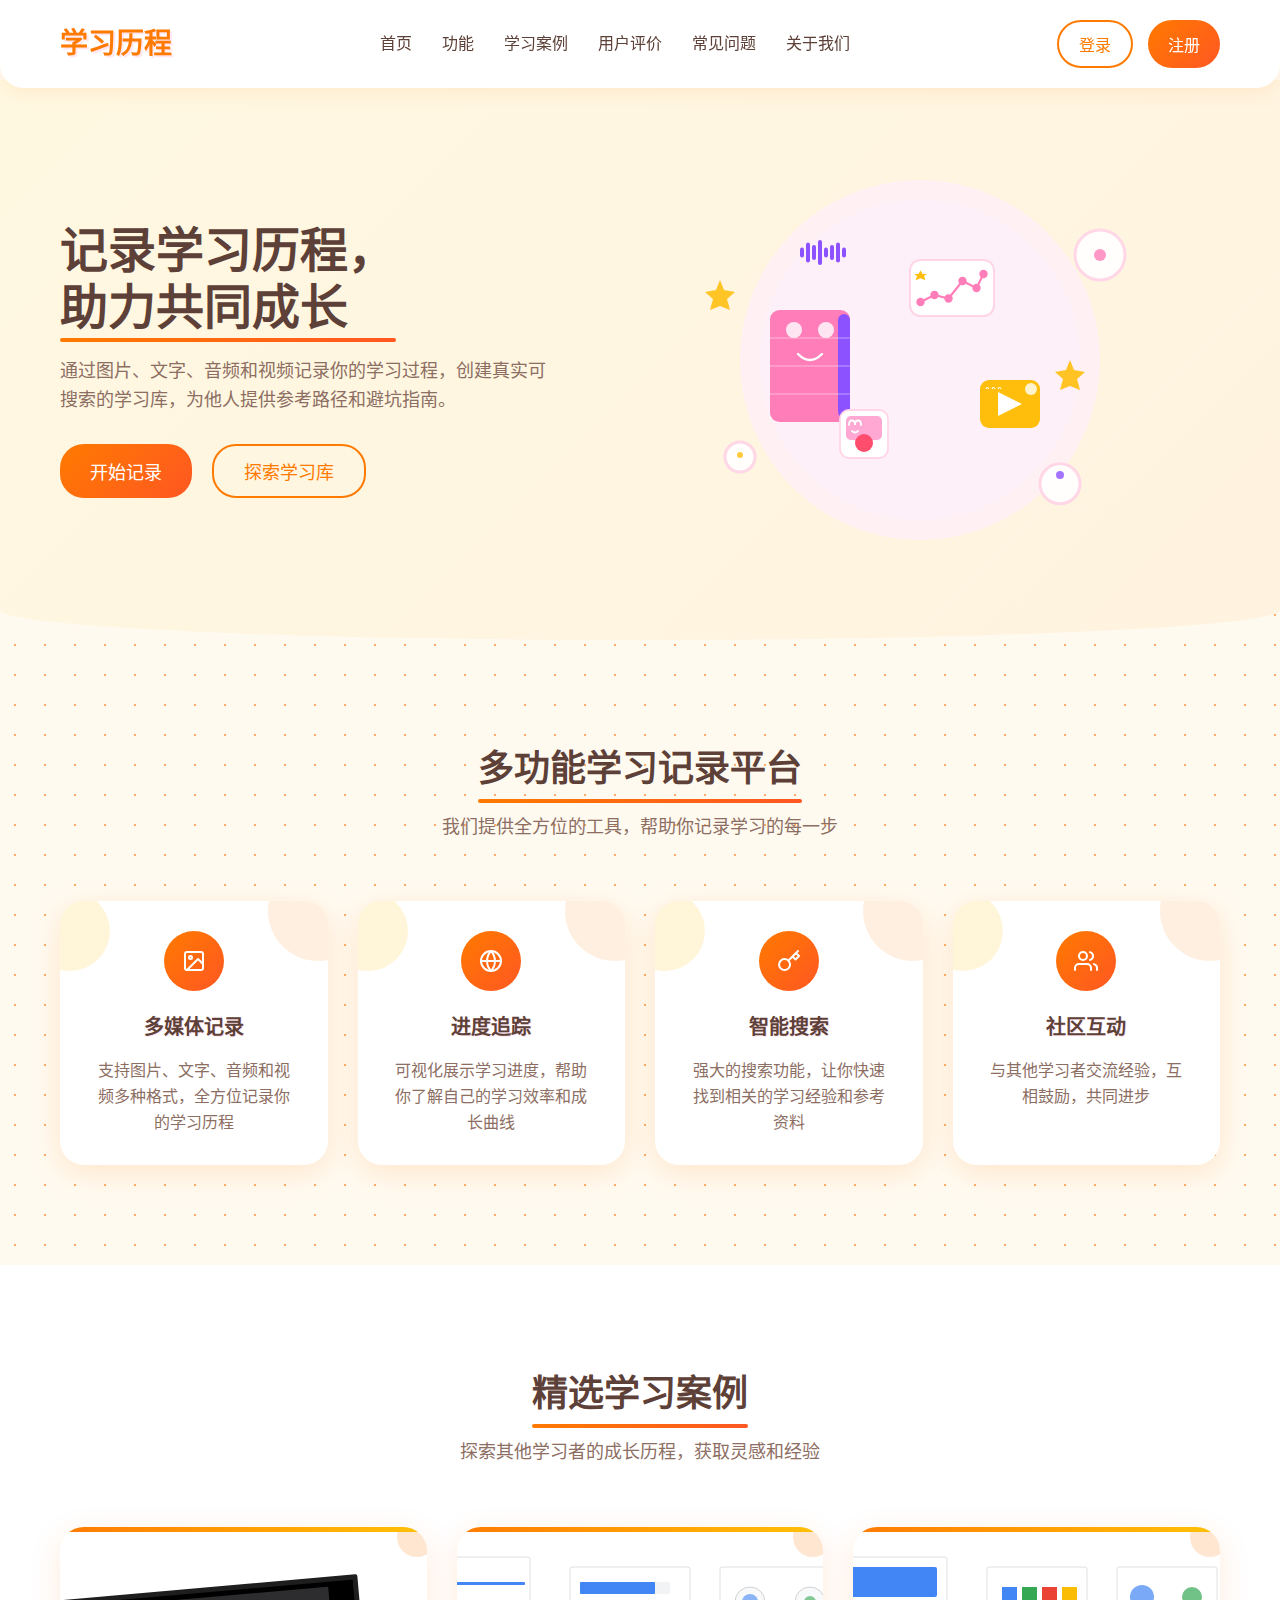
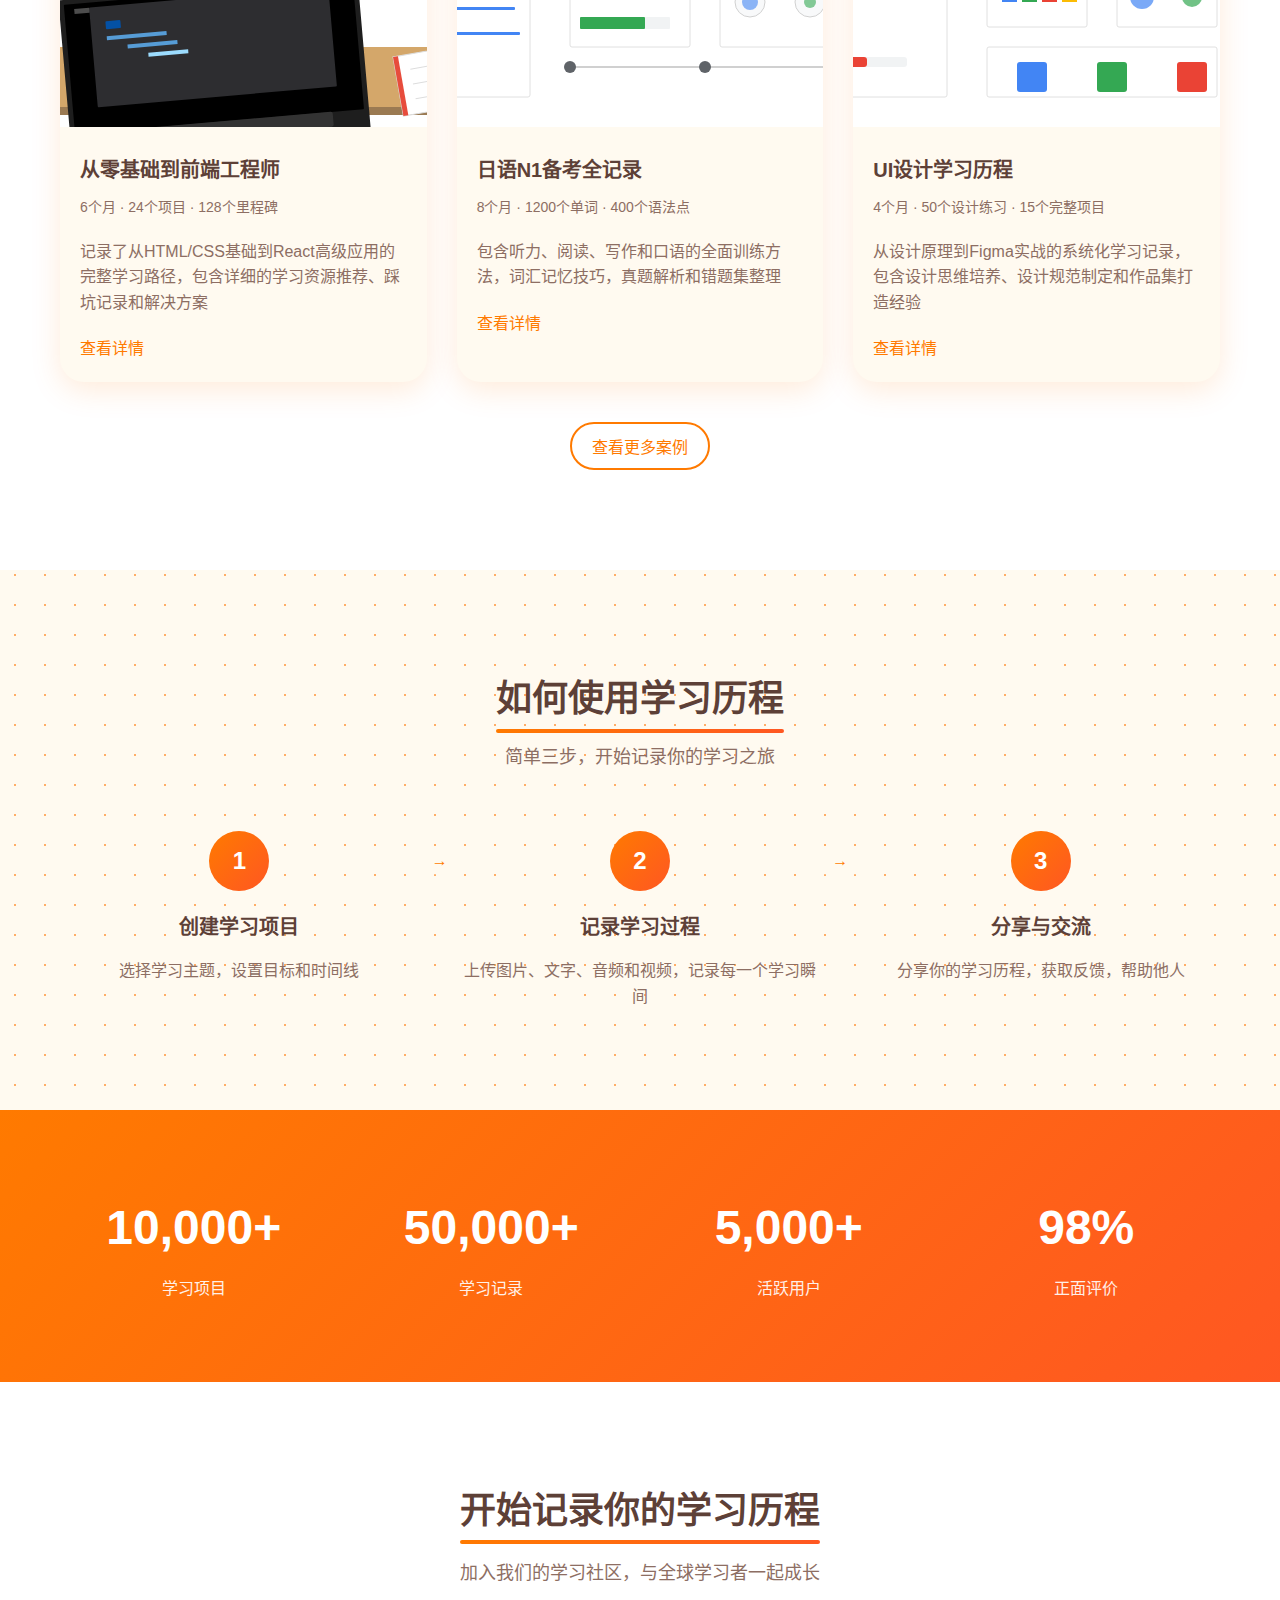
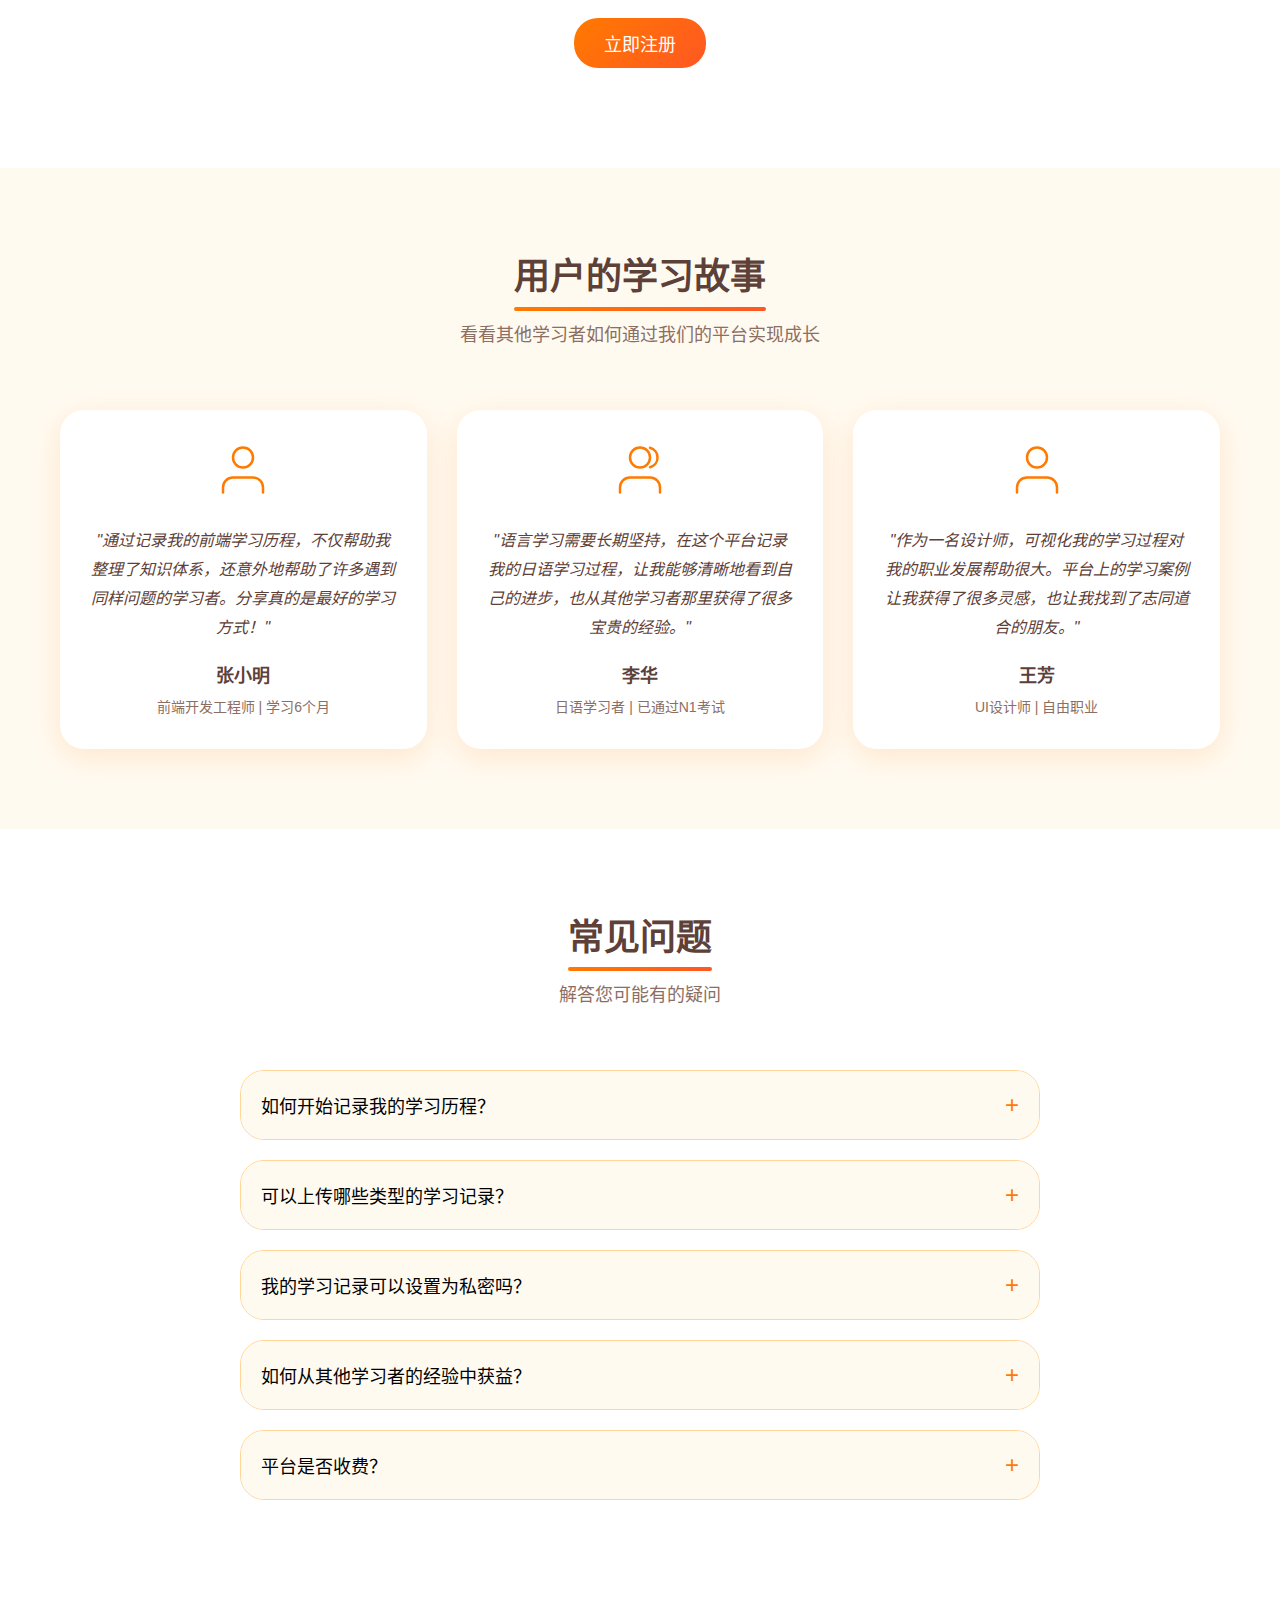
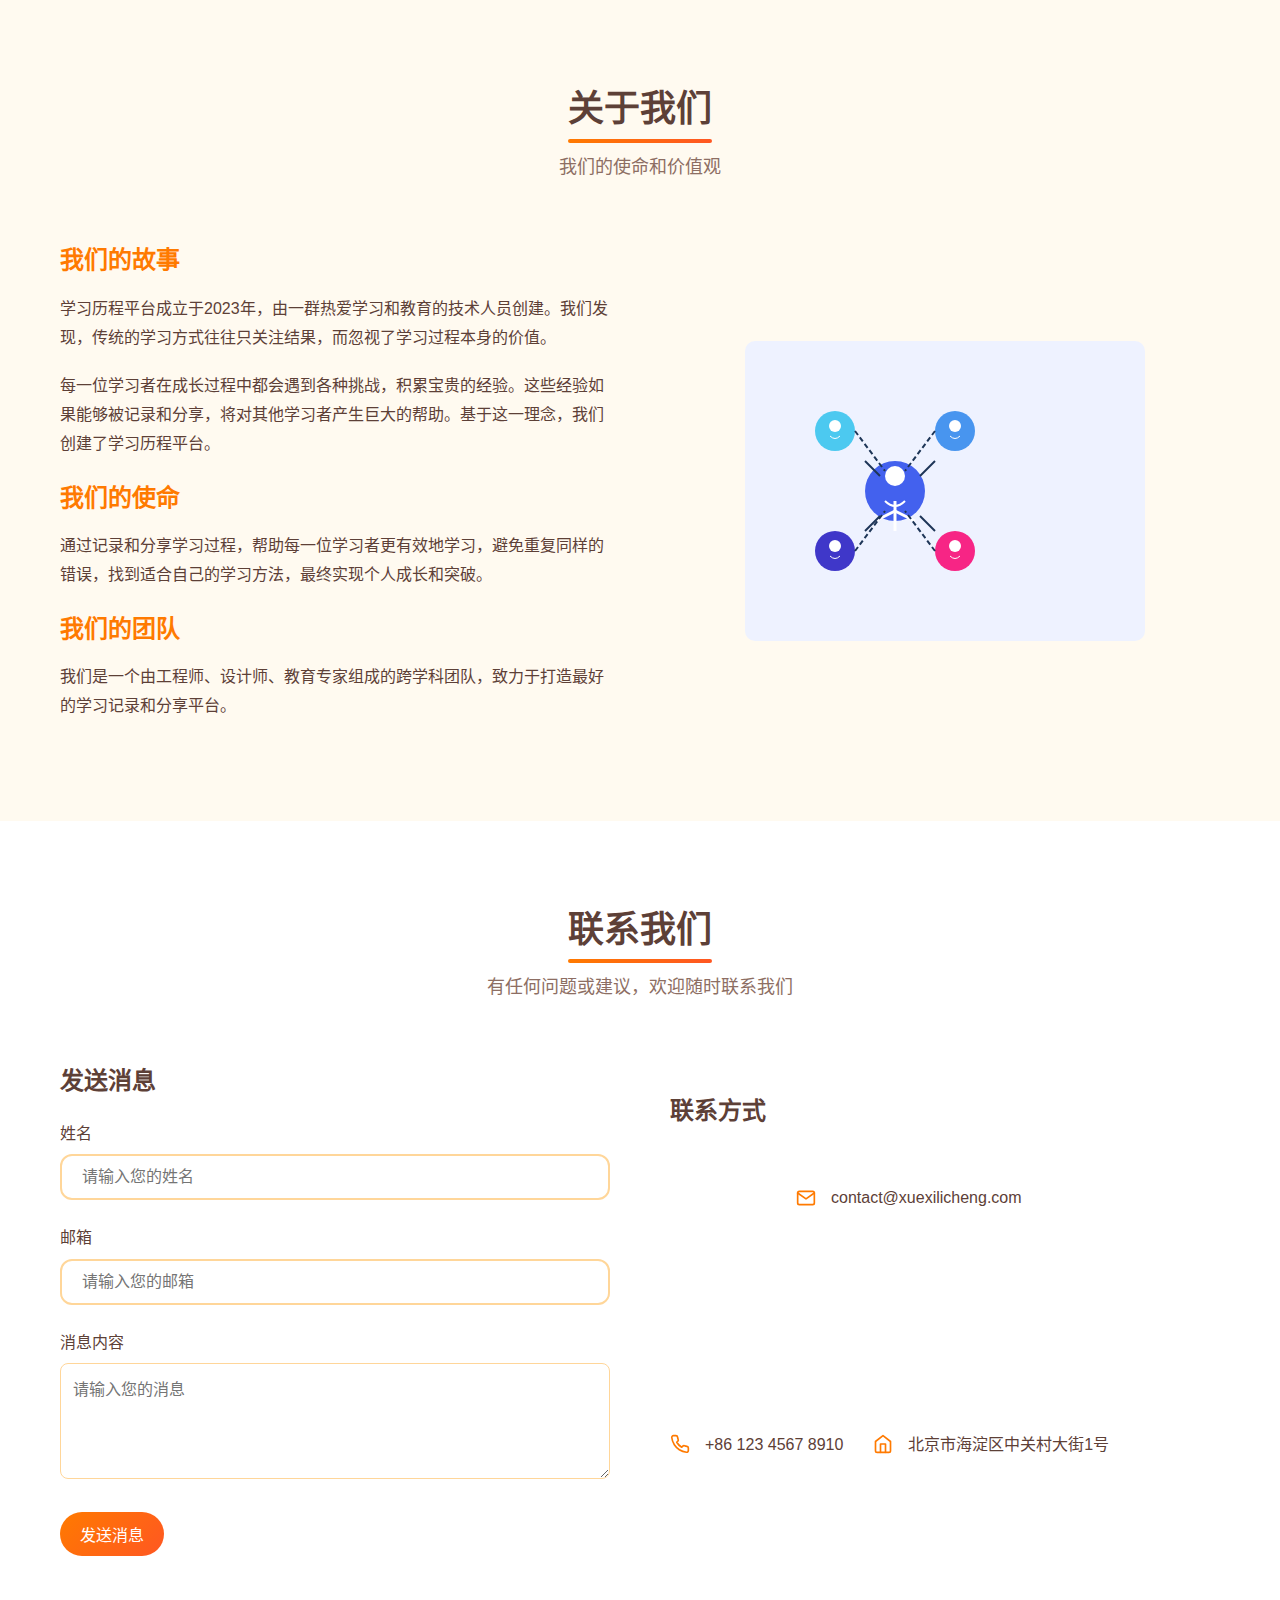
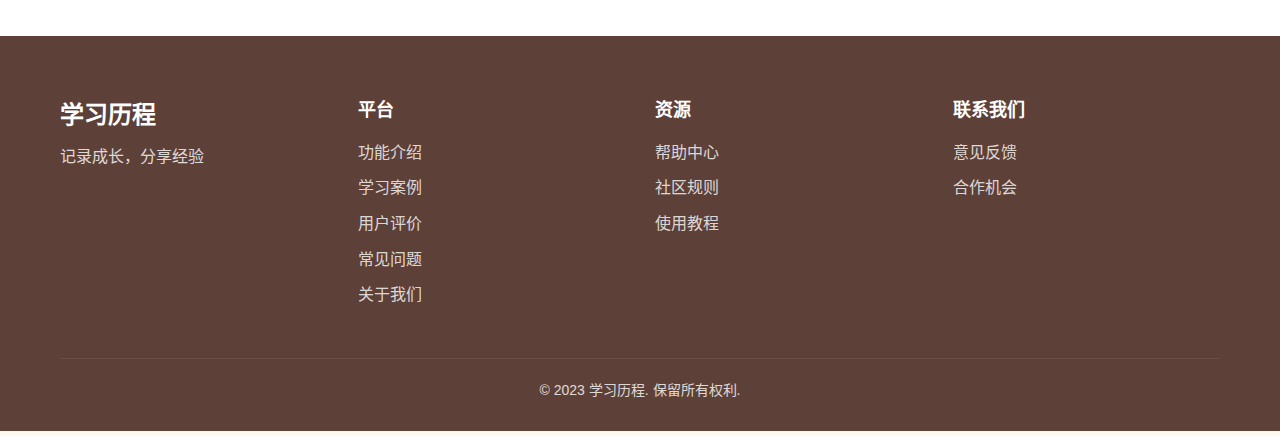
<file: index.html>
<!DOCTYPE html>
<html lang="zh-CN">
<head>
    <meta charset="UTF-8">
    <meta name="viewport" content="width=device-width, initial-scale=1.0">
    <title>学习历程 - 记录你的成长轨迹</title>
    <link rel="stylesheet" href="css/style.css">
    <link rel="preconnect" href="https://fonts.googleapis.com">
    <link rel="preconnect" href="https://fonts.gstatic.com" crossorigin>
    <link href="https://fonts.googleapis.com/css2?family=Inter:wght@300;400;500;600;700&display=swap" rel="stylesheet">
</head>
<body>
    <!-- 导航栏 -->
    <header>
        <nav class="navbar">
            <div class="container">
                <div class="logo">
                    <h1>学习历程</h1>
                </div>
                <ul class="nav-links">
                    <li><a href="#home">首页</a></li>
                    <li><a href="#features">功能</a></li>
                    <li><a href="#examples">学习案例</a></li>
                    <li><a href="#testimonials">用户评价</a></li>
                    <li><a href="#faq">常见问题</a></li>
                    <li><a href="#about">关于我们</a></li>
                </ul>
                <div class="nav-actions">
                    <button class="btn btn-outline">登录</button>
                    <button class="btn btn-primary">注册</button>
                </div>
                <div class="menu-toggle">
                    <span></span>
                    <span></span>
                    <span></span>
                </div>
            </div>
        </nav>
    </header>

    <!-- 英雄区域 -->
    <section id="home" class="hero">
        <div class="container">
            <div class="hero-content">
                <h2>记录学习历程，<br>助力共同成长</h2>
                <p>通过图片、文字、音频和视频记录你的学习过程，创建真实可搜索的学习库，为他人提供参考路径和避坑指南。</p>
                <div class="hero-actions">
                    <button class="btn btn-primary btn-lg">开始记录</button>
                    <button class="btn btn-outline btn-lg">探索学习库</button>
                </div>
            </div>
            <div class="hero-image">
                <img src="images/hero-image.svg" alt="学习历程可视化">
            </div>
        </div>
    </section>

    <!-- 功能区域 -->
    <section id="features" class="features">
        <div class="container">
            <div class="section-header">
                <h2>多功能学习记录平台</h2>
                <p>我们提供全方位的工具，帮助你记录学习的每一步</p>
            </div>
            <div class="features-grid">
                <div class="feature-card">
                    <div class="feature-icon">
                        <svg xmlns="http://www.w3.org/2000/svg" width="24" height="24" viewBox="0 0 24 24" fill="none" stroke="currentColor" stroke-width="2" stroke-linecap="round" stroke-linejoin="round"><rect x="3" y="3" width="18" height="18" rx="2" ry="2"></rect><circle cx="8.5" cy="8.5" r="1.5"></circle><polyline points="21 15 16 10 5 21"></polyline></svg>
                    </div>
                    <h3>多媒体记录</h3>
                    <p>支持图片、文字、音频和视频多种格式，全方位记录你的学习历程</p>
                </div>
                <div class="feature-card">
                    <div class="feature-icon">
                        <svg xmlns="http://www.w3.org/2000/svg" width="24" height="24" viewBox="0 0 24 24" fill="none" stroke="currentColor" stroke-width="2" stroke-linecap="round" stroke-linejoin="round"><circle cx="12" cy="12" r="10"></circle><line x1="2" y1="12" x2="22" y2="12"></line><path d="M12 2a15.3 15.3 0 0 1 4 10 15.3 15.3 0 0 1-4 10 15.3 15.3 0 0 1-4-10 15.3 15.3 0 0 1 4-10z"></path></svg>
                    </div>
                    <h3>进度追踪</h3>
                    <p>可视化展示学习进度，帮助你了解自己的学习效率和成长曲线</p>
                </div>
                <div class="feature-card">
                    <div class="feature-icon">
                        <svg xmlns="http://www.w3.org/2000/svg" width="24" height="24" viewBox="0 0 24 24" fill="none" stroke="currentColor" stroke-width="2" stroke-linecap="round" stroke-linejoin="round"><path d="M21 2l-2 2m-7.61 7.61a5.5 5.5 0 1 1-7.778 7.778 5.5 5.5 0 0 1 7.777-7.777zm0 0L15.5 7.5m0 0l3 3L22 7l-3-3m-3.5 3.5L19 4"></path></svg>
                    </div>
                    <h3>智能搜索</h3>
                    <p>强大的搜索功能，让你快速找到相关的学习经验和参考资料</p>
                </div>
                <div class="feature-card">
                    <div class="feature-icon">
                        <svg xmlns="http://www.w3.org/2000/svg" width="24" height="24" viewBox="0 0 24 24" fill="none" stroke="currentColor" stroke-width="2" stroke-linecap="round" stroke-linejoin="round"><path d="M17 21v-2a4 4 0 0 0-4-4H5a4 4 0 0 0-4 4v2"></path><circle cx="9" cy="7" r="4"></circle><path d="M23 21v-2a4 4 0 0 0-3-3.87"></path><path d="M16 3.13a4 4 0 0 1 0 7.75"></path></svg>
                    </div>
                    <h3>社区互动</h3>
                    <p>与其他学习者交流经验，互相鼓励，共同进步</p>
                </div>
            </div>
        </div>
    </section>

    <!-- 学习案例展示 -->
    <section id="examples" class="examples">
        <div class="container">
            <div class="section-header">
                <h2>精选学习案例</h2>
                <p>探索其他学习者的成长历程，获取灵感和经验</p>
            </div>
            <div class="examples-grid">
                <div class="example-card">
                    <img src="images/example1.svg" alt="编程学习案例">
                    <div class="example-info">
                        <h3>从零基础到前端工程师</h3>
                        <p class="example-meta">6个月 · 24个项目 · 128个里程碑</p>
                        <p>记录了从HTML/CSS基础到React高级应用的完整学习路径，包含详细的学习资源推荐、踩坑记录和解决方案</p>
                        <button class="btn btn-link view-details" data-id="case1">查看详情</button>
                    </div>
                </div>
                <div class="example-card">
                    <img src="images/example2.svg" alt="语言学习案例">
                    <div class="example-info">
                        <h3>日语N1备考全记录</h3>
                        <p class="example-meta">8个月 · 1200个单词 · 400个语法点</p>
                        <p>包含听力、阅读、写作和口语的全面训练方法，词汇记忆技巧，真题解析和错题集整理</p>
                        <button class="btn btn-link view-details" data-id="case2">查看详情</button>
                    </div>
                </div>
                <div class="example-card">
                    <img src="images/example3.svg" alt="设计学习案例">
                    <div class="example-info">
                        <h3>UI设计学习历程</h3>
                        <p class="example-meta">4个月 · 50个设计练习 · 15个完整项目</p>
                        <p>从设计原理到Figma实战的系统化学习记录，包含设计思维培养、设计规范制定和作品集打造经验</p>
                        <button class="btn btn-link view-details" data-id="case3">查看详情</button>
                    </div>
                </div>
            </div>
            <div class="examples-more">
                <button class="btn btn-outline">查看更多案例</button>
            </div>
        </div>
    </section>

    <!-- 如何使用 -->
    <section class="how-it-works">
        <div class="container">
            <div class="section-header">
                <h2>如何使用学习历程</h2>
                <p>简单三步，开始记录你的学习之旅</p>
            </div>
            <div class="steps">
                <div class="step">
                    <div class="step-number">1</div>
                    <h3>创建学习项目</h3>
                    <p>选择学习主题，设置目标和时间线</p>
                </div>
                <div class="step-divider"></div>
                <div class="step">
                    <div class="step-number">2</div>
                    <h3>记录学习过程</h3>
                    <p>上传图片、文字、音频和视频，记录每一个学习瞬间</p>
                </div>
                <div class="step-divider"></div>
                <div class="step">
                    <div class="step-number">3</div>
                    <h3>分享与交流</h3>
                    <p>分享你的学习历程，获取反馈，帮助他人</p>
                </div>
            </div>
        </div>
    </section>

    <!-- 统计数据 -->
    <section class="stats">
        <div class="container">
            <div class="stats-grid">
                <div class="stat-item">
                    <div class="stat-number">10,000+</div>
                    <div class="stat-label">学习项目</div>
                </div>
                <div class="stat-item">
                    <div class="stat-number">50,000+</div>
                    <div class="stat-label">学习记录</div>
                </div>
                <div class="stat-item">
                    <div class="stat-number">5,000+</div>
                    <div class="stat-label">活跃用户</div>
                </div>
                <div class="stat-item">
                    <div class="stat-number">98%</div>
                    <div class="stat-label">正面评价</div>
                </div>
            </div>
        </div>
    </section>

    <!-- 号召性用语 -->
    <section class="cta">
        <div class="container">
            <div class="cta-content">
                <h2>开始记录你的学习历程</h2>
                <p>加入我们的学习社区，与全球学习者一起成长</p>
                <button class="btn btn-primary btn-lg">立即注册</button>
            </div>
        </div>
    </section>

    <!-- 用户评价 -->
    <section id="testimonials" class="testimonials">
        <div class="container">
            <div class="section-header">
                <h2>用户的学习故事</h2>
                <p>看看其他学习者如何通过我们的平台实现成长</p>
            </div>
            <div class="testimonials-grid">
                <div class="testimonial-card">
                    <div class="testimonial-avatar">
                        <svg xmlns="http://www.w3.org/2000/svg" width="60" height="60" viewBox="0 0 24 24" fill="none" stroke="currentColor" stroke-width="1" stroke-linecap="round" stroke-linejoin="round"><path d="M20 21v-2a4 4 0 0 0-4-4H8a4 4 0 0 0-4 4v2"></path><circle cx="12" cy="7" r="4"></circle></svg>
                    </div>
                    <div class="testimonial-content">
                        <p class="testimonial-text">"通过记录我的前端学习历程，不仅帮助我整理了知识体系，还意外地帮助了许多遇到同样问题的学习者。分享真的是最好的学习方式！"</p>
                        <div class="testimonial-author">
                            <h4>张小明</h4>
                            <p class="testimonial-meta">前端开发工程师 | 学习6个月</p>
                        </div>
                    </div>
                </div>
                <div class="testimonial-card">
                    <div class="testimonial-avatar">
                        <svg xmlns="http://www.w3.org/2000/svg" width="60" height="60" viewBox="0 0 24 24" fill="none" stroke="currentColor" stroke-width="1" stroke-linecap="round" stroke-linejoin="round"><path d="M20 21v-2a4 4 0 0 0-4-4H8a4 4 0 0 0-4 4v2"></path><circle cx="12" cy="7" r="4"></circle><path d="M16 3.13a4 4 0 0 1 0 7.75"></path></svg>
                    </div>
                    <div class="testimonial-content">
                        <p class="testimonial-text">"语言学习需要长期坚持，在这个平台记录我的日语学习过程，让我能够清晰地看到自己的进步，也从其他学习者那里获得了很多宝贵的经验。"</p>
                        <div class="testimonial-author">
                            <h4>李华</h4>
                            <p class="testimonial-meta">日语学习者 | 已通过N1考试</p>
                        </div>
                    </div>
                </div>
                <div class="testimonial-card">
                    <div class="testimonial-avatar">
                        <svg xmlns="http://www.w3.org/2000/svg" width="60" height="60" viewBox="0 0 24 24" fill="none" stroke="currentColor" stroke-width="1" stroke-linecap="round" stroke-linejoin="round"><path d="M20 21v-2a4 4 0 0 0-4-4H8a4 4 0 0 0-4 4v2"></path><circle cx="12" cy="7" r="4"></circle></svg>
                    </div>
                    <div class="testimonial-content">
                        <p class="testimonial-text">"作为一名设计师，可视化我的学习过程对我的职业发展帮助很大。平台上的学习案例让我获得了很多灵感，也让我找到了志同道合的朋友。"</p>
                        <div class="testimonial-author">
                            <h4>王芳</h4>
                            <p class="testimonial-meta">UI设计师 | 自由职业</p>
                        </div>
                    </div>
                </div>
            </div>
        </div>
    </section>

    <!-- 常见问题 -->
    <section id="faq" class="faq">
        <div class="container">
            <div class="section-header">
                <h2>常见问题</h2>
                <p>解答您可能有的疑问</p>
            </div>
            <div class="faq-accordion">
                <div class="faq-item">
                    <button class="faq-question">如何开始记录我的学习历程？</button>
                    <div class="faq-answer">
                        <p>首先，您需要注册一个账号，然后点击"创建学习项目"按钮，填写项目名称、学习目标和预计时间线。创建完成后，您就可以开始记录每一天的学习内容了。</p>
                    </div>
                </div>
                <div class="faq-item">
                    <button class="faq-question">可以上传哪些类型的学习记录？</button>
                    <div class="faq-answer">
                        <p>我们支持多种格式的学习记录，包括文本笔记、图片（如手写笔记、思维导图）、音频（如录音笔记、讲解）和视频（如演示、教程）。您可以根据自己的学习习惯选择合适的记录方式。</p>
                    </div>
                </div>
                <div class="faq-item">
                    <button class="faq-question">我的学习记录可以设置为私密吗？</button>
                    <div class="faq-answer">
                        <p>当然可以。在创建项目时，您可以选择将项目设置为公开或私密。私密项目仅对您可见，而公开项目则可以被其他学习者查看和学习。</p>
                    </div>
                </div>
                <div class="faq-item">
                    <button class="faq-question">如何从其他学习者的经验中获益？</button>
                    <div class="faq-answer">
                        <p>您可以通过搜索功能查找感兴趣的学习主题，浏览其他学习者分享的学习历程。您还可以在每个学习案例下方留言交流，提出问题或分享您的见解。</p>
                    </div>
                </div>
                <div class="faq-item">
                    <button class="faq-question">平台是否收费？</button>
                    <div class="faq-answer">
                        <p>基础功能完全免费，包括创建学习项目、记录学习内容、浏览公开案例等。我们也提供高级会员服务，包含更多存储空间、高级数据分析和个性化推荐等功能。</p>
                    </div>
                </div>
            </div>
        </div>
    </section>

    <!-- 关于我们 -->
    <section id="about" class="about">
        <div class="container">
            <div class="section-header">
                <h2>关于我们</h2>
                <p>我们的使命和价值观</p>
            </div>
            <div class="about-content">
                <div class="about-text">
                    <h3>我们的故事</h3>
                    <p>学习历程平台成立于2023年，由一群热爱学习和教育的技术人员创建。我们发现，传统的学习方式往往只关注结果，而忽视了学习过程本身的价值。</p>
                    <p>每一位学习者在成长过程中都会遇到各种挑战，积累宝贵的经验。这些经验如果能够被记录和分享，将对其他学习者产生巨大的帮助。基于这一理念，我们创建了学习历程平台。</p>
                    
                    <h3>我们的使命</h3>
                    <p>通过记录和分享学习过程，帮助每一位学习者更有效地学习，避免重复同样的错误，找到适合自己的学习方法，最终实现个人成长和突破。</p>
                    
                    <h3>我们的团队</h3>
                    <p>我们是一个由工程师、设计师、教育专家组成的跨学科团队，致力于打造最好的学习记录和分享平台。</p>
                </div>
                <div class="about-image">
                    <svg xmlns="http://www.w3.org/2000/svg" width="400" height="300" viewBox="0 0 400 300">
                        <!-- 背景 -->
                        <rect x="0" y="0" width="400" height="300" rx="10" fill="#EEF2FF"/>
                        
                        <!-- 团队协作图形 -->
                        <g transform="translate(50, 50)">
                            <!-- 中心人物 -->
                            <circle cx="100" cy="100" r="30" fill="#4361EE"/>
                            <circle cx="100" cy="85" r="10" fill="white"/>
                            <path d="M90,110 Q100,120 110,110" fill="none" stroke="white" stroke-width="2"/>
                            <line x1="100" y1="110" x2="100" y2="140" stroke="white" stroke-width="3"/>
                            <line x1="100" y1="120" x2="80" y2="130" stroke="white" stroke-width="3"/>
                            <line x1="100" y1="120" x2="120" y2="130" stroke="white" stroke-width="3"/>
                            
                            <!-- 其他团队成员 -->
                            <circle cx="40" cy="40" r="20" fill="#4CC9F0"/>
                            <circle cx="40" cy="35" r="6" fill="white"/>
                            <path d="M35,45 Q40,50 45,45" fill="none" stroke="white" stroke-width="1"/>
                            
                            <circle cx="160" cy="40" r="20" fill="#4895EF"/>
                            <circle cx="160" cy="35" r="6" fill="white"/>
                            <path d="M155,45 Q160,50 165,45" fill="none" stroke="white" stroke-width="1"/>
                            
                            <circle cx="40" cy="160" r="20" fill="#3F37C9"/>
                            <circle cx="40" cy="155" r="6" fill="white"/>
                            <path d="M35,165 Q40,170 45,165" fill="none" stroke="white" stroke-width="1"/>
                            
                            <circle cx="160" cy="160" r="20" fill="#F72585"/>
                            <circle cx="160" cy="155" r="6" fill="white"/>
                            <path d="M155,165 Q160,170 165,165" fill="none" stroke="white" stroke-width="1"/>
                            
                            <!-- 连接线 -->
                            <line x1="70" y1="70" x2="85" y2="85" stroke="#1D3557" stroke-width="2"/>
                            <line x1="125" y1="85" x2="140" y2="70" stroke="#1D3557" stroke-width="2"/>
                            <line x1="85" y1="125" x2="70" y2="140" stroke="#1D3557" stroke-width="2"/>
                            <line x1="125" y1="125" x2="140" y2="140" stroke="#1D3557" stroke-width="2"/>
                            
                            <!-- 连接线 -->
                            <line x1="60" y1="40" x2="90" y2="80" stroke="#1D3557" stroke-width="2" stroke-dasharray="5,3"/>
                            <line x1="140" y1="40" x2="110" y2="80" stroke="#1D3557" stroke-width="2" stroke-dasharray="5,3"/>
                            <line x1="60" y1="160" x2="90" y2="120" stroke="#1D3557" stroke-width="2" stroke-dasharray="5,3"/>
                            <line x1="140" y1="160" x2="110" y2="120" stroke="#1D3557" stroke-width="2" stroke-dasharray="5,3"/>
                        </g>
                    </svg>
                </div>
            </div>
        </div>
    </section>

    <!-- 联系我们 -->
    <section class="contact">
        <div class="container">
            <div class="section-header">
                <h2>联系我们</h2>
                <p>有任何问题或建议，欢迎随时联系我们</p>
            </div>
            <div class="contact-content">
                <div class="contact-form">
                    <h3>发送消息</h3>
                    <form id="contactForm">
                        <div class="form-group">
                            <label for="name">姓名</label>
                            <input type="text" id="name" name="name" placeholder="请输入您的姓名" required>
                        </div>
                        <div class="form-group">
                            <label for="email">邮箱</label>
                            <input type="email" id="email" name="email" placeholder="请输入您的邮箱" required>
                        </div>
                        <div class="form-group">
                            <label for="message">消息内容</label>
                            <textarea id="message" name="message" rows="5" placeholder="请输入您的消息" required></textarea>
                        </div>
                        <button type="submit" class="btn btn-primary">发送消息</button>
                    </form>
                </div>
                <div class="contact-info">
                    <h3>联系方式</h3>
                    <div class="contact-item">
                        <svg xmlns="http://www.w3.org/2000/svg" width="20" height="20" viewBox="0 0 24 24" fill="none" stroke="currentColor" stroke-width="2" stroke-linecap="round" stroke-linejoin="round"><path d="M4 4h16c1.1 0 2 .9 2 2v12c0 1.1-.9 2-2 2H4c-1.1 0-2-.9-2-2V6c0-1.1.9-2 2-2z"></path><polyline points="22,6 12,13 2,6"></polyline></svg>
                        <span>contact@xuexilicheng.com</span>
                    </div>
                    <div class="contact-item">
                        <svg xmlns="http://www.w3.org/2000/svg" width="20" height="20" viewBox="0 0 24 24" fill="none" stroke="currentColor" stroke-width="2" stroke-linecap="round" stroke-linejoin="round"><path d="M22 16.92v3a2 2 0 0 1-2.18 2 19.79 19.79 0 0 1-8.63-3.07 19.5 19.5 0 0 1-6-6 19.79 19.79 0 0 1-3.07-8.67A2 2 0 0 1 4.11 2h3a2 2 0 0 1 2 1.72 12.84 12.84 0 0 0 .7 2.81 2 2 0 0 1-.45 2.11L8.09 9.91a16 16 0 0 0 6 6l1.27-1.27a2 2 0 0 1 2.11-.45 12.84 12.84 0 0 0 2.81.7A2 2 0 0 1 22 16.92z"></path></svg>
                        <span>+86 123 4567 8910</span>
                    </div>
                    <div class="contact-item">
                        <svg xmlns="http://www.w3.org/2000/svg" width="20" height="20" viewBox="0 0 24 24" fill="none" stroke="currentColor" stroke-width="2" stroke-linecap="round" stroke-linejoin="round"><path d="M3 9l9-7 9 7v11a2 2 0 0 1-2 2H5a2 2 0 0 1-2-2z"></path><polyline points="9 22 9 12 15 12 15 22"></polyline></svg>
                        <span>北京市海淀区中关村大街1号</span>
                    </div>
                </div>
            </div>
        </div>
    </section>

    <!-- 学习详情模态框 -->
    <div id="caseModal" class="modal">
        <div class="modal-content">
            <div class="modal-header">
                <h2 id="modalTitle">学习案例详情</h2>
                <button class="modal-close">&times;</button>
            </div>
            <div class="modal-body">
                <div id="modalContent">
                    <!-- 案例详情内容将通过JavaScript动态加载 -->
                </div>
            </div>
            <div class="modal-footer">
                <button class="btn btn-outline modal-close">关闭</button>
            </div>
        </div>
    </div>

    <!-- 页脚 -->
    <footer>
        <div class="container">
            <div class="footer-content">
                <div class="footer-logo">
                    <h3>学习历程</h3>
                    <p>记录成长，分享经验</p>
                </div>
                <div class="footer-links">
                    <h4>平台</h4>
                    <ul>
                        <li><a href="#features">功能介绍</a></li>
                        <li><a href="#examples">学习案例</a></li>
                        <li><a href="#testimonials">用户评价</a></li>
                        <li><a href="#faq">常见问题</a></li>
                        <li><a href="#about">关于我们</a></li>
                    </ul>
                </div>
                <div class="footer-links">
                    <h4>资源</h4>
                    <ul>
                        <li><a href="#">帮助中心</a></li>
                        <li><a href="#">社区规则</a></li>
                        <li><a href="#">使用教程</a></li>
                    </ul>
                </div>
                <div class="footer-links">
                    <h4>联系我们</h4>
                    <ul>
                        <li><a href="#">意见反馈</a></li>
                        <li><a href="#">合作机会</a></li>
                    </ul>
                </div>
            </div>
            <div class="footer-bottom">
                <p>&copy; 2023 学习历程. 保留所有权利.</p>
            </div>
        </div>
    </footer>

    <script src="js/script.js"></script>
</body>
</html>
</file>
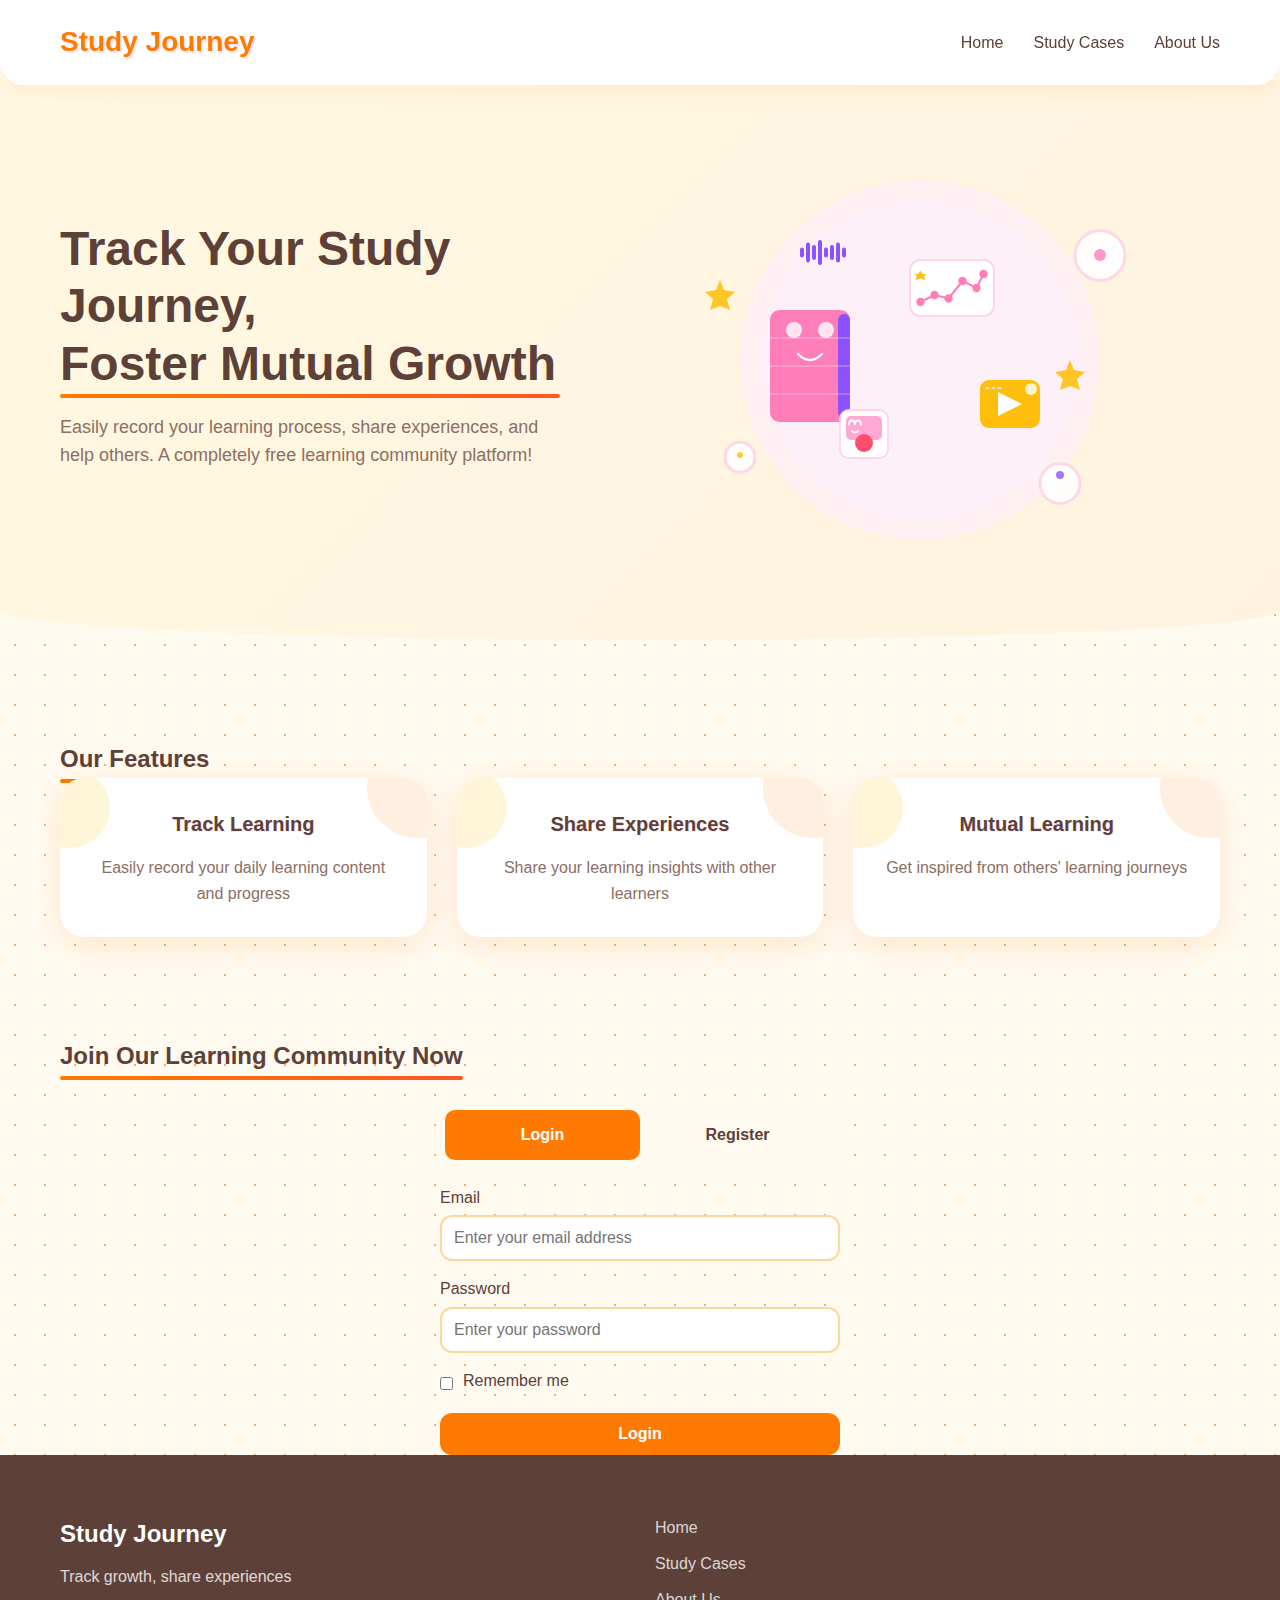
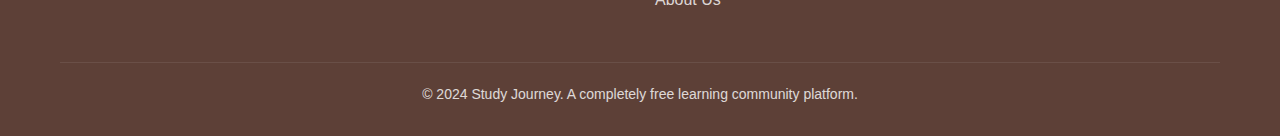
<file: 网页设计/index.html>
<!DOCTYPE html>
<html lang="en">
<head>
    <meta charset="UTF-8">
    <meta name="viewport" content="width=device-width, initial-scale=1.0">
    <title>Study Journey - Track Your Growth</title>
    <link rel="stylesheet" href="css/style.css">
    <style>
        /* 学习案例样式 */
        .examples {
            padding: 60px 0;
            background-color: var(--background-color);
        }
        .examples-grid {
            display: grid;
            grid-template-columns: repeat(auto-fit, minmax(300px, 1fr));
            gap: 30px;
            margin-top: 30px;
        }
        .example-card {
            background-color: var(--card-background);
            border-radius: var(--border-radius);
            padding: 20px;
            box-shadow: var(--box-shadow);
            transition: var(--transition);
            text-align: center;
            position: relative;
            overflow: hidden;
        }
        .example-card:hover {
            transform: translateY(-5px);
            box-shadow: 0 15px 30px rgba(255, 126, 185, 0.2);
        }
        .example-card img {
            width: 100%;
            height: 180px;
            object-fit: cover;
            border-radius: 15px;
            margin-bottom: 15px;
        }
        .case-free-badge {
            position: absolute;
            top: 15px;
            right: 15px;
            background-color: var(--success-color);
            color: white;
            padding: 5px 15px;
            border-radius: 20px;
            font-size: 12px;
            font-weight: bold;
            z-index: 1;
        }
        
        /* 登录注册表单样式 */
        .auth-forms {
            margin-top: 30px;
            max-width: 400px;
            margin-left: auto;
            margin-right: auto;
        }
        .auth-tabs {
            display: flex;
            margin-bottom: 20px;
            background-color: var(--background-color);
            border-radius: 12px;
            padding: 5px;
        }
        .auth-tab {
            flex: 1;
            padding: 12px 20px;
            text-align: center;
            cursor: pointer;
            border-radius: 10px;
            transition: var(--transition);
            font-weight: bold;
        }
        .auth-tab.active {
            background-color: var(--primary-color);
            color: white;
        }
        .form-group {
            margin-bottom: 15px;
        }
        .form-group label {
            display: block;
            margin-bottom: 5px;
            font-weight: 500;
        }
        .form-group input {
            width: 100%;
            padding: 12px;
            border: 2px solid var(--border-color);
            border-radius: 12px;
            font-size: 16px;
            transition: var(--transition);
        }
        .form-group input:focus {
            outline: none;
            border-color: var(--primary-color);
        }
        .auth-btn {
            width: 100%;
            padding: 12px;
            background-color: var(--primary-color);
            color: white;
            border: none;
            border-radius: 12px;
            font-size: 16px;
            font-weight: bold;
            cursor: pointer;
            transition: var(--transition);
        }
        .auth-btn:hover {
            background-color: var(--secondary-color);
        }
        .auth-form {
            display: none;
        }
        .auth-form.active {
            display: block;
        }
        .form-checkbox {
            display: flex;
            align-items: center;
        }
        .form-checkbox input {
            width: auto;
            margin-right: 10px;
        }
    </style>
</head>
<body>
    <!-- 导航栏 -->
    <header>
        <nav class="navbar">
            <div class="container">
                <div class="logo">
                    <h1>Study Journey</h1>
                </div>
                <ul class="nav-links">
                    <li><a href="index.html">Home</a></li>
                    <li><a href="categories.html">Study Cases</a></li>
                    <li><a href="about.html">About Us</a></li>
                </ul>
            </div>
        </nav>
    </header>

    <!-- 英雄区域 -->
    <section class="hero">
        <div class="container">
            <div class="hero-content">
                <h2>Track Your Study Journey,<br>Foster Mutual Growth</h2>
                <p>Easily record your learning process, share experiences, and help others. A completely free learning community platform!</p>
            </div>
            <div class="hero-image">
                <img src="images/hero-image.svg" alt="Study Journey">
            </div>
        </div>
    </section>



    <!-- 核心功能 -->
    <section class="features">
        <div class="container">
            <h2>Our Features</h2>
            <div class="features-grid">
                <div class="feature-card">
                    <h3>Track Learning</h3>
                    <p>Easily record your daily learning content and progress</p>
                </div>
                <div class="feature-card">
                    <h3>Share Experiences</h3>
                    <p>Share your learning insights with other learners</p>
                </div>
                <div class="feature-card">
                    <h3>Mutual Learning</h3>
                    <p>Get inspired from others' learning journeys</p>
                </div>
            </div>
        </div>
    </section>

    <!-- 登录注册区域 -->
    <section class="auth-section">
        <div class="container">
            <h2>Join Our Learning Community Now</h2>
            <div class="auth-forms">
                <!-- 登录注册标签页 -->
                <div class="auth-tabs">
                    <div class="auth-tab active" onclick="showTab('login')">Login</div>
                    <div class="auth-tab" onclick="showTab('register')">Register</div>
                </div>
                
                <!-- 登录表单 -->
                <div id="login" class="auth-form active">
                    <div class="form-group">
                        <label for="login-email">Email</label>
                        <input type="email" id="login-email" placeholder="Enter your email address">
                    </div>
                    <div class="form-group">
                        <label for="login-password">Password</label>
                        <input type="password" id="login-password" placeholder="Enter your password">
                    </div>
                    <div class="form-group form-checkbox">
                        <input type="checkbox" id="remember-me">
                        <label for="remember-me">Remember me</label>
                    </div>
                    <button class="auth-btn">Login</button>
                </div>
                
                <!-- 注册表单 -->
                <div id="register" class="auth-form">
                    <div class="form-group">
                        <label for="register-username">Username</label>
                        <input type="text" id="register-username" placeholder="Set your username">
                    </div>
                    <div class="form-group">
                        <label for="register-email">Email</label>
                        <input type="email" id="register-email" placeholder="Enter your email address">
                    </div>
                    <div class="form-group">
                        <label for="register-password">Password</label>
                        <input type="password" id="register-password" placeholder="Set your password">
                    </div>
                    <div class="form-group">
                        <label for="confirm-password">Confirm Password</label>
                        <input type="password" id="confirm-password" placeholder="Re-enter your password">
                    </div>
                    <button class="auth-btn">Register</button>
                </div>
            </div>
        </div>
    </section>

    <!-- 页脚 -->
    <footer>
        <div class="container">
            <div class="footer-content">
                <div class="footer-logo">
                    <h3>Study Journey</h3>
                    <p>Track growth, share experiences</p>
                </div>
                <div class="footer-links">
                    <ul>
                    <li><a href="index.html">Home</a></li>
                    <li><a href="index.html#examples">Study Cases</a></li>
                    <li><a href="about.html">About Us</a></li>
                </ul>
                </div>
            </div>
            <div class="footer-bottom">
                <p>&copy; 2024 Study Journey. A completely free learning community platform.</p>
            </div>
        </div>
    </footer>

    <script>
        // 登录注册切换功能
        function showTab(tabId) {
            // 隐藏所有表单
            const forms = document.querySelectorAll('.auth-form');
            forms.forEach(form => form.classList.remove('active'));
            
            // 移除所有标签页的活动状态
            const tabs = document.querySelectorAll('.auth-tab');
            tabs.forEach(tab => tab.classList.remove('active'));
            
            // 显示选中的表单和标签页
            document.getElementById(tabId).classList.add('active');
            event.currentTarget.classList.add('active');
        }
    </script>
    
</body>
</html>
</file>
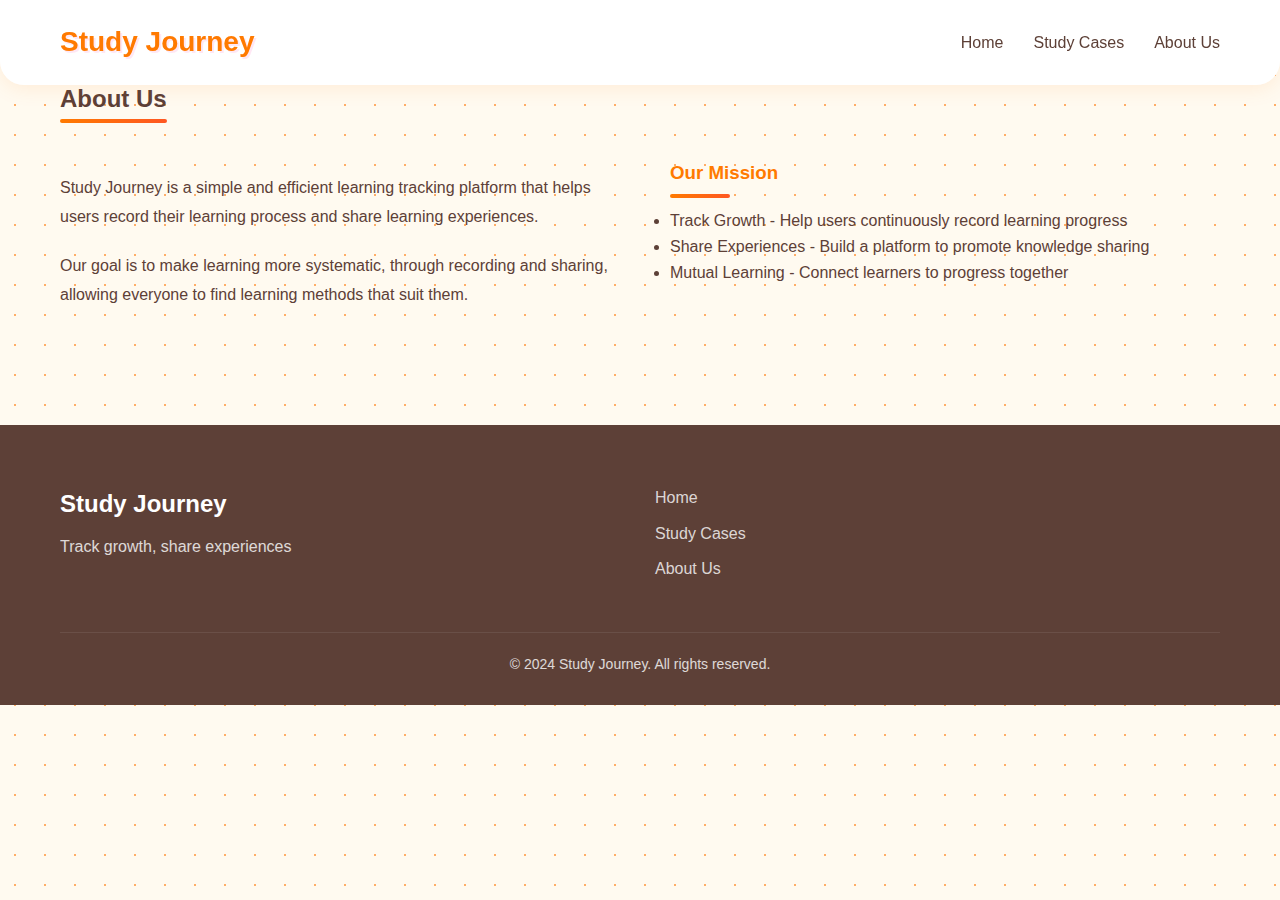
<file: about.html>
<!DOCTYPE html>
<html lang="en">
<head>
    <meta charset="UTF-8">
    <meta name="viewport" content="width=device-width, initial-scale=1.0">
    <title>About Us - Study Journey</title>
    <link rel="stylesheet" href="css/style.css">
</head>
<body>
    <!-- 导航栏 -->
    <header>
        <nav class="navbar">
            <div class="container">
                <div class="logo">
                    <h1>Study Journey</h1>
                </div>
                <ul class="nav-links">
                    <li><a href="index.html">Home</a></li>
                    <li><a href="categories.html">Study Cases</a></li>
                    <li><a href="about.html">About Us</a></li>
                </ul>
            </div>
        </nav>
    </header>

    <!-- 关于我们内容 -->
    <section class="about-section">
        <div class="container">
            <h2>About Us</h2>
            
            <div class="about-content">
                <div class="about-text">
                    <p>Study Journey is a simple and efficient learning tracking platform that helps users record their learning process and share learning experiences.</p>
                    <p>Our goal is to make learning more systematic, through recording and sharing, allowing everyone to find learning methods that suit them.</p>
                </div>
                
                <div class="about-mission">
                    <h3>Our Mission</h3>
                    <ul>
                        <li>Track Growth - Help users continuously record learning progress</li>
                        <li>Share Experiences - Build a platform to promote knowledge sharing</li>
                        <li>Mutual Learning - Connect learners to progress together</li>
                    </ul>
                </div>
            </div>
        </div>
    </section>

    <!-- 页脚 -->
    <footer>
        <div class="container">
            <div class="footer-content">
                <div class="footer-logo">
                    <h3>Study Journey</h3>
                    <p>Track growth, share experiences</p>
                </div>
                <div class="footer-links">
                    <ul>
                    <li><a href="index.html">Home</a></li>
                    <li><a href="categories.html">Study Cases</a></li>
                    <li><a href="about.html">About Us</a></li>
                </ul>
                </div>
            </div>
            <div class="footer-bottom">
                <p>&copy; 2024 Study Journey. All rights reserved.</p>
            </div>
        </div>
    </footer>
</body>
</html>
</file>
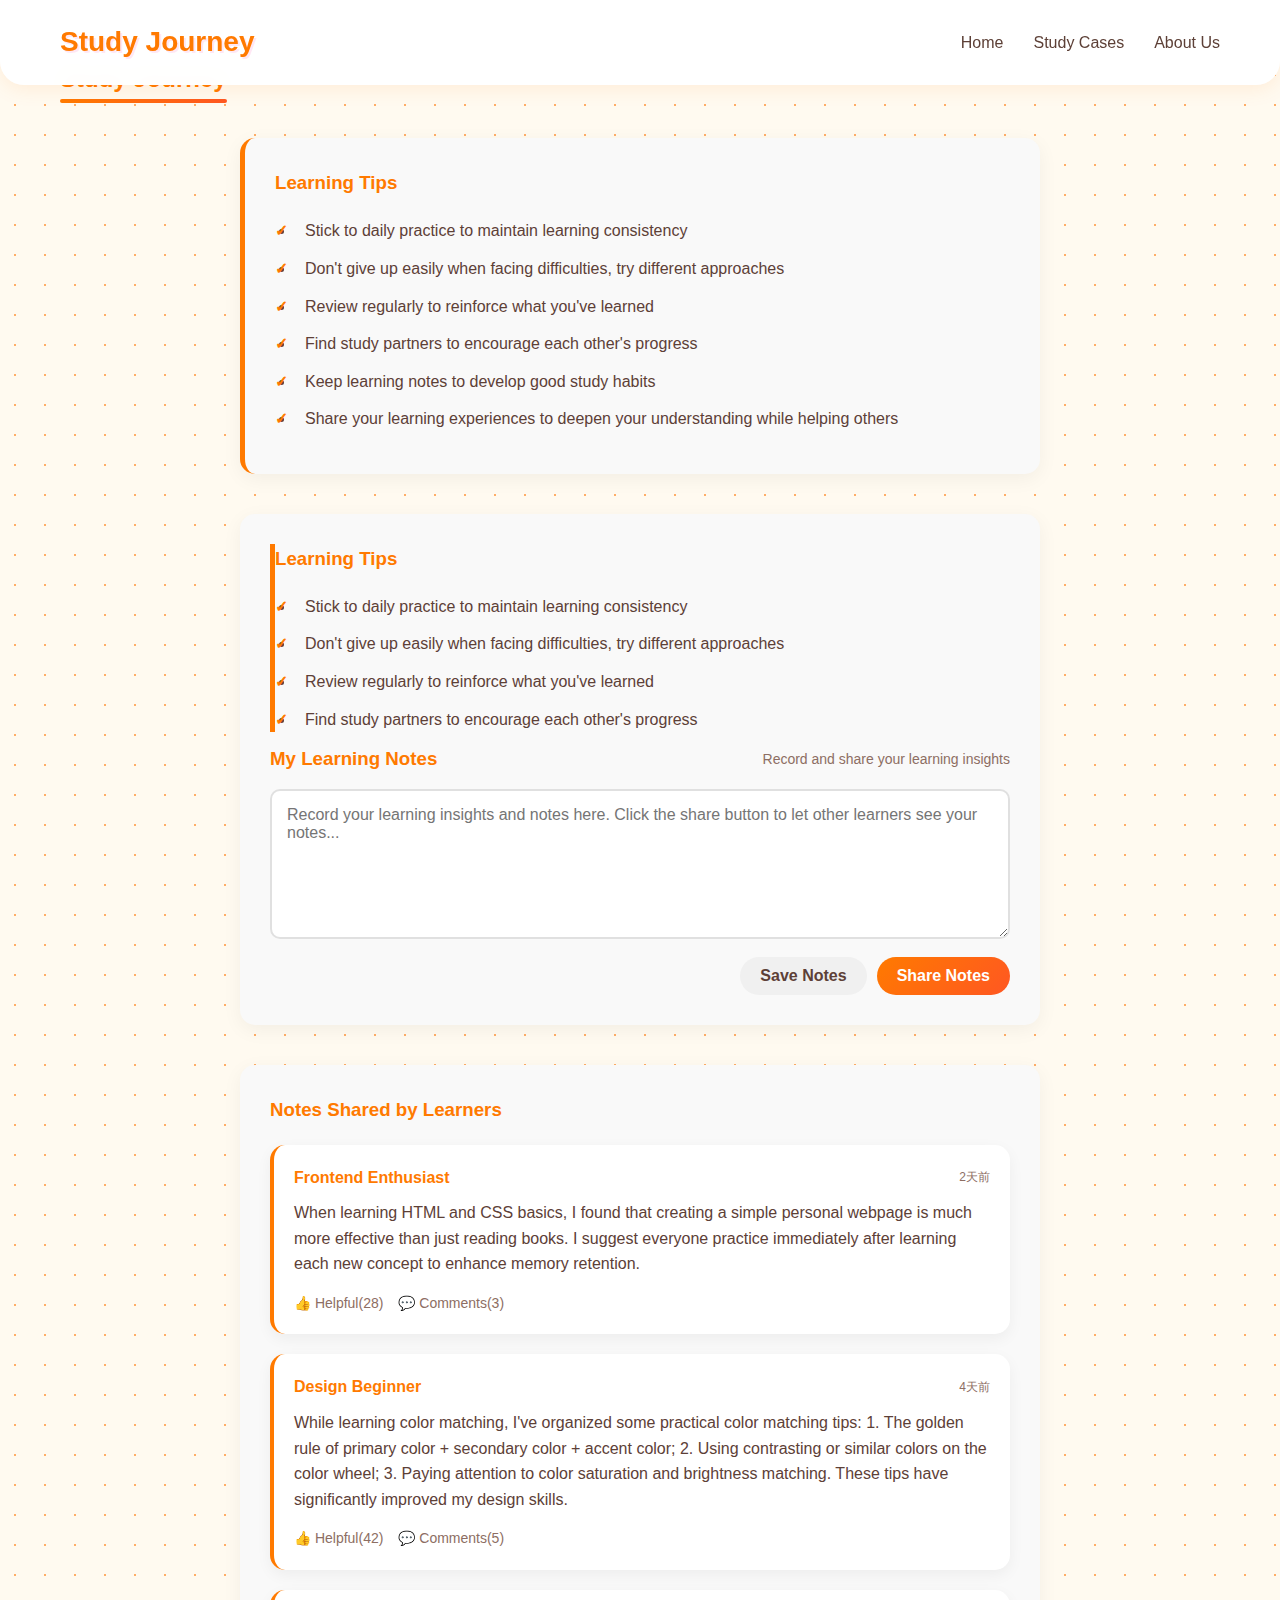
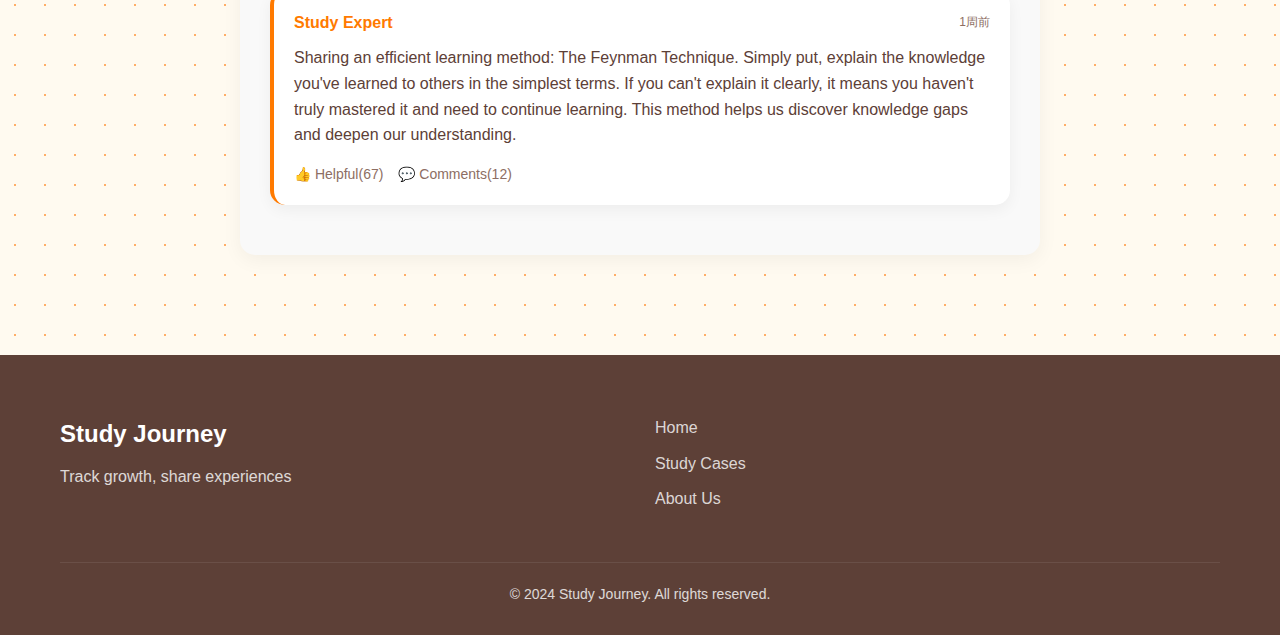
<file: case-detail.html>
<!DOCTYPE html>
<html lang="en">
<head>
    <meta charset="UTF-8">
    <meta name="viewport" content="width=device-width, initial-scale=1.0">
    <title>Study Journey - Notes Sharing</title>
    <link rel="stylesheet" href="css/style.css">
    <style>
        /* 学习历程页面样式 */
        .learning-journal-section {
            padding: 60px 0;
        }
        
        .learning-journal-section h2 {
            color: var(--primary-color);
            margin-bottom: 40px;
            text-align: center;
        }
        
        .section-container {
            max-width: 800px;
            margin: 0 auto 40px;
            background-color: white;
            border-radius: 15px;
            padding: 30px;
            box-shadow: 0 5px 20px rgba(0, 0, 0, 0.05);
        }
        
        /* 学习建议样式 */
        .case-tips {
            background-color: #f9f9f9;
            border-left: 5px solid var(--primary-color);
        }
        
        .case-tips h3 {
            color: var(--primary-color);
            margin-top: 0;
            margin-bottom: 20px;
        }
        
        .case-tips ul {
            margin-left: 20px;
            padding-left: 0;
        }
        
        .case-tips li {
            margin-bottom: 12px;
            padding-left: 10px;
            position: relative;
            line-height: 1.6;
        }
        
        .case-tips li:before {
            content: "✓";
            color: var(--primary-color);
            position: absolute;
            left: -20px;
            font-weight: bold;
        }
        
        /* 学习笔记样式增强 */
        .learning-notes {
            background-color: #f9f9f9;
        }
        
        .notes-header {
            display: flex;
            justify-content: space-between;
            align-items: center;
            margin-bottom: 15px;
        }
        
        .notes-header h3 {
            margin: 0;
            color: var(--primary-color);
        }
        
        .notes-meta {
            font-size: 14px;
            color: var(--text-secondary);
        }
        
        .notes-container textarea {
            width: 100%;
            padding: 15px;
            border: 2px solid #e0e0e0;
            border-radius: 10px;
            resize: vertical;
            font-family: inherit;
            font-size: 16px;
            margin-bottom: 10px;
            min-height: 150px;
            transition: border-color 0.3s ease;
        }
        
        .notes-container textarea:focus {
            outline: none;
            border-color: var(--primary-color);
        }
        
        .notes-actions {
            display: flex;
            justify-content: flex-end;
            gap: 10px;
        }
        
        /* 笔记分享样式 */
        .shared-notes {
            background-color: #f9f9f9;
        }
        
        .shared-notes h3 {
            color: var(--primary-color);
            margin-top: 0;
            margin-bottom: 20px;
        }
        
        .note-card {
            background-color: white;
            border-radius: 15px;
            padding: 20px;
            margin-bottom: 20px;
            box-shadow: 0 5px 15px rgba(0, 0, 0, 0.05);
            border-left: 4px solid var(--primary-color);
            transition: transform 0.2s ease;
        }
        
        .note-card:hover {
            transform: translateY(-3px);
        }
        
        .note-header {
            display: flex;
            justify-content: space-between;
            align-items: center;
            margin-bottom: 10px;
        }
        
        .note-author {
            font-weight: bold;
            color: var(--primary-color);
        }
        
        .note-date {
            font-size: 12px;
            color: var(--text-secondary);
        }
        
        .note-content {
            margin-bottom: 15px;
            line-height: 1.6;
        }
        
        .note-actions {
            display: flex;
            gap: 15px;
        }
        
        .note-action {
            font-size: 14px;
            color: var(--text-secondary);
            cursor: pointer;
            display: flex;
            align-items: center;
            gap: 5px;
            transition: color 0.2s ease;
        }
        
        .note-action:hover {
            color: var(--primary-color);
        }
        
        /* 按钮样式增强 */
        .btn {
            padding: 10px 20px;
            border: none;
            border-radius: 25px;
            font-weight: 600;
            cursor: pointer;
            transition: all 0.3s ease;
        }
        
        .btn-primary {
            background-color: var(--primary-color);
            color: white;
        }
        
        .btn-primary:hover {
            background-color: #e66c00;
            transform: translateY(-2px);
        }
        
        .btn-secondary {
            background-color: #f0f0f0;
            color: var(--text-color);
        }
        
        .btn-secondary:hover {
            background-color: #e0e0e0;
        }
    </style>
</head>
<body>
    <!-- 导航栏 -->
    <header>
        <nav class="navbar">
            <div class="container">
                <div class="logo">
                    <h1>Study Journey</h1>
                </div>
                <ul class="nav-links">
                    <li><a href="index.html">Home</a></li>
                    <li><a href="categories.html">Study Cases</a></li>
                    <li><a href="about.html">About Us</a></li>
                </ul>
            </div>
        </nav>
    </header>

    <!-- 学习历程主区域 -->
    <section class="learning-journal-section">
        <div class="container">
            <h2>Study Journey</h2>
            
            <!-- 学习建议部分 -->
            <div class="section-container case-tips">
                <h3>Learning Tips</h3>
                <ul>
                    <li>Stick to daily practice to maintain learning consistency</li>
                    <li>Don't give up easily when facing difficulties, try different approaches</li>
                    <li>Review regularly to reinforce what you've learned</li>
                    <li>Find study partners to encourage each other's progress</li>
                    <li>Keep learning notes to develop good study habits</li>
                    <li>Share your learning experiences to deepen your understanding while helping others</li>
                </ul>
            </div>
            
            <!-- 我的学习笔记功能 -->
            <div class="section-container learning-notes">

                    <div class="case-tips">
                        <h3>Learning Tips</h3>
                    <ul>
                        <li>Stick to daily practice to maintain learning consistency</li>
                        <li>Don't give up easily when facing difficulties, try different approaches</li>
                        <li>Review regularly to reinforce what you've learned</li>
                        <li>Find study partners to encourage each other's progress</li>
                    </ul>
                    </div>

                <div class="notes-header">
                    <h3>My Learning Notes</h3>
                    <div class="notes-meta">Record and share your learning insights</div>
                </div>
                <div class="notes-container">
                    <textarea placeholder="Record your learning insights and notes here. Click the share button to let other learners see your notes..."></textarea>
                    <div class="notes-actions">
                        <button class="btn btn-secondary save-notes-btn">Save Notes</button>
                        <button class="btn btn-primary share-notes-btn">Share Notes</button>
                    </div>
                </div>
            </div>
            
            <!-- 他人分享的笔记 -->
            <div class="section-container shared-notes">
                <h3>Notes Shared by Learners</h3>
                <div class="note-card">
                    <div class="note-header">
                        <div class="note-author">Frontend Enthusiast</div>
                        <div class="note-date">2天前</div>
                    </div>
                    <div class="note-content">When learning HTML and CSS basics, I found that creating a simple personal webpage is much more effective than just reading books. I suggest everyone practice immediately after learning each new concept to enhance memory retention.</div>
                    <div class="note-actions">
                        <div class="note-action">👍 Helpful(28)</div>
                        <div class="note-action">💬 Comments(3)</div>
                    </div>
                </div>
                <div class="note-card">
                    <div class="note-header">
                        <div class="note-author">Design Beginner</div>
                        <div class="note-date">4天前</div>
                    </div>
                    <div class="note-content">While learning color matching, I've organized some practical color matching tips: 1. The golden rule of primary color + secondary color + accent color; 2. Using contrasting or similar colors on the color wheel; 3. Paying attention to color saturation and brightness matching. These tips have significantly improved my design skills.</div>
                    <div class="note-actions">
                        <div class="note-action">👍 Helpful(42)</div>
                        <div class="note-action">💬 Comments(5)</div>
                    </div>
                </div>
                <div class="note-card">
                    <div class="note-header">
                        <div class="note-author">Study Expert</div>
                        <div class="note-date">1周前</div>
                    </div>
                    <div class="note-content">Sharing an efficient learning method: The Feynman Technique. Simply put, explain the knowledge you've learned to others in the simplest terms. If you can't explain it clearly, it means you haven't truly mastered it and need to continue learning. This method helps us discover knowledge gaps and deepen our understanding.</div>
                    <div class="note-actions">
                        <div class="note-action">👍 Helpful(67)</div>
                        <div class="note-action">💬 Comments(12)</div>
                    </div>
                </div>
            </div>
        </div>
    </section>

    <!-- 页脚 -->
    <footer>
        <div class="container">
            <div class="footer-content">
                <div class="footer-logo">
                    <h3>Study Journey</h3>
                    <p>Track growth, share experiences</p>
                </div>
                <div class="footer-links">
                    <ul>
                    <li><a href="index.html">Home</a></li>
                    <li><a href="categories.html">Study Cases</a></li>
                    <li><a href="about.html">About Us</a></li>
                </ul>
                </div>
            </div>
            <div class="footer-bottom">
                <p>&copy; 2024 Study Journey. All rights reserved.</p>
            </div>
        </div>
    </footer>

    <script>
        // 保存笔记按钮点击事件
        document.querySelector('.save-notes-btn').addEventListener('click', function() {
            const notesTextarea = document.querySelector('.learning-notes textarea');
            if (notesTextarea.value.trim()) {
                // 模拟保存到本地存储
                localStorage.setItem('userNotes', notesTextarea.value);
                alert('Notes saved!');
                // 显示保存成功的视觉反馈
                this.textContent = '已保存';
                setTimeout(() => {
                    this.textContent = '保存笔记';
                }, 2000);
            } else {
                alert('Please enter notes first');
            }
        });

        // 分享笔记按钮点击事件
        document.querySelector('.share-notes-btn').addEventListener('click', function() {
            const notesTextarea = document.querySelector('.learning-notes textarea');
            if (notesTextarea.value.trim()) {
                alert('Notes shared! Other learners can now see your notes.');
                
                // 模拟将笔记添加到分享笔记列表
                const sharedNotesContainer = document.querySelector('.shared-notes');
                const newNoteCard = document.createElement('div');
                newNoteCard.className = 'note-card';
                newNoteCard.innerHTML = `
                    <div class="note-header">
                        <div class="note-author">我</div>
                        <div class="note-date">刚刚</div>
                    </div>
                    <div class="note-content">${notesTextarea.value}</div>
                    <div class="note-actions">
                        <div class="note-action">👍 有用(0)</div>
                        <div class="note-action">💬 评论(0)</div>
                    </div>
                `;
                
                // 添加淡入动画效果
                newNoteCard.style.opacity = '0';
                newNoteCard.style.transform = 'translateY(20px)';
                newNoteCard.style.transition = 'opacity 0.3s ease, transform 0.3s ease';
                
                // 插入到第一个笔记卡片之前
                const firstNoteCard = sharedNotesContainer.querySelector('.note-card');
                sharedNotesContainer.insertBefore(newNoteCard, firstNoteCard);
                
                // 触发动画
                setTimeout(() => {
                    newNoteCard.style.opacity = '1';
                    newNoteCard.style.transform = 'translateY(0)';
                }, 10);
            } else {
                alert('Please enter notes to share first');
            }
        });
        
        // 加载保存的笔记
        window.addEventListener('DOMContentLoaded', function() {
            const savedNotes = localStorage.getItem('userNotes');
            if (savedNotes) {
                document.querySelector('.learning-notes textarea').value = savedNotes;
            }
        });
        
        // 为点赞和评论按钮添加交互效果
        document.querySelectorAll('.note-action').forEach(action => {
            action.addEventListener('click', function() {
                if (this.textContent.includes('👍')) {
                    let countMatch = this.textContent.match(/\d+/);
                    if (countMatch) {
                        let count = parseInt(countMatch[0]) + 1;
                        this.textContent = `👍 有用(${count})`;
                        // 添加点击动画效果
                        this.style.transform = 'scale(1.1)';
                        setTimeout(() => {
                            this.style.transform = 'scale(1)';
                        }, 200);
                    }
                } else if (this.textContent.includes('💬')) {
                    alert('Comment feature will be available in future versions, stay tuned!');
                }
            });
        });
    </script>
</body>
</html>
</file>
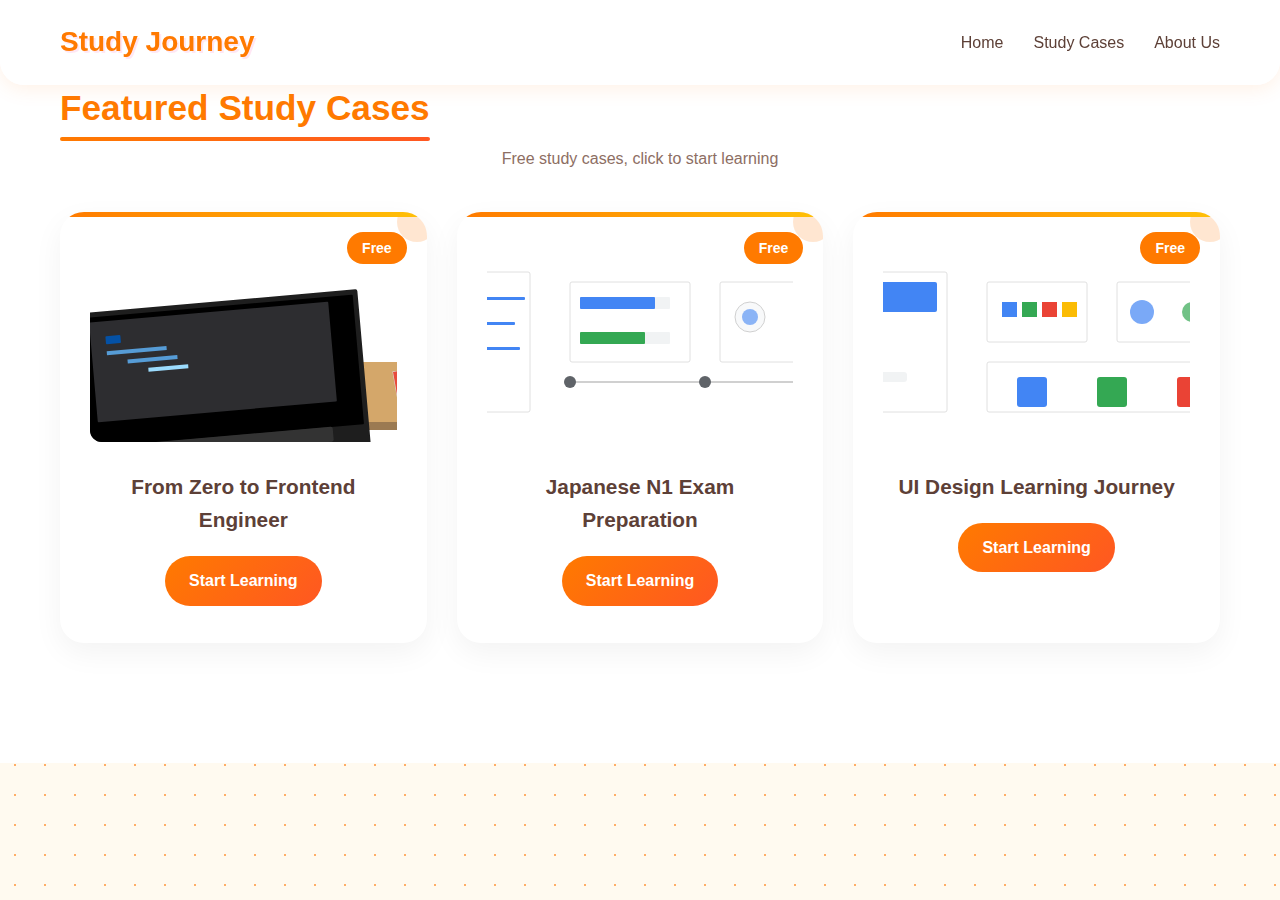
<file: categories.html>
<!DOCTYPE html>
<html lang="en">
<head>
    <meta charset="UTF-8">
    <meta name="viewport" content="width=device-width, initial-scale=1.0">
    <title>Study Cases - Study Journey</title>
    <link rel="stylesheet" href="css/style.css">
    <style>
        /* 精选学习案例样式 */
        .examples {
            padding: 80px 0;
        }

        .examples h2 {
            text-align: center;
            margin-bottom: 10px;
            color: var(--primary-color);
            font-weight: 700;
            font-size: 2.2rem;
        }

        .examples-grid {
            display: grid;
            grid-template-columns: repeat(auto-fill, minmax(280px, 1fr));
            gap: 30px;
            margin-top: 40px;
        }

        .example-card {
            background: white;
            border-radius: 24px;
            overflow: hidden;
            box-shadow: 0 10px 30px rgba(0, 0, 0, 0.05);
            transition: transform 0.3s ease, box-shadow 0.3s ease;
            position: relative;
            padding: 30px;
            text-align: center;
        }

        .example-card:hover {
            transform: translateY(-5px);
            box-shadow: 0 15px 35px rgba(255, 122, 0, 0.15);
        }

        .example-card img {
            width: 100%;
            height: 200px;
            object-fit: cover;
            border-radius: 12px;
            margin-bottom: 20px;
        }

        .example-card h3 {
            margin-bottom: 20px;
            color: var(--text-color);
            font-size: 1.3rem;
        }

        .case-free-badge {
            position: absolute;
            top: 20px;
            right: 20px;
            background: #ff7a00;
            color: white;
            padding: 5px 15px;
            border-radius: 20px;
            font-size: 14px;
            font-weight: 600;
        }

        .btn-primary {
            background-color: #ff7a00;
            color: white;
            border: none;
            padding: 12px 24px;
            border-radius: 30px;
            font-weight: 600;
            cursor: pointer;
            text-decoration: none;
            display: inline-block;
            transition: background-color 0.3s ease, transform 0.2s ease;
        }

        .btn-primary:hover {
            background-color: #e66c00;
            transform: translateY(-2px);
        }
    </style>
</head>
<body>
    <!-- 导航栏 -->
    <header>
        <nav class="navbar">
            <div class="container">
                <div class="logo">
                    <h1>Study Journey</h1>
                </div>
                <ul class="nav-links">
                    <li><a href="index.html">Home</a></li>
                    <li><a href="categories.html">Study Cases</a></li>
                    <li><a href="about.html">About Us</a></li>
                </ul>
            </div>
        </nav>
    </header>

    <!-- 精选学习案例 -->
    <section class="examples">
        <div class="container">
            <h2>Featured Study Cases</h2>
            <p style="text-align: center; color: var(--text-secondary); margin-bottom: 30px;">Free study cases, click to start learning</p>
            <div class="examples-grid">
                <div class="example-card">
                    <div class="case-free-badge">Free</div>
                    <img src="images/example1.svg" alt="Programming Learning">
                    <h3>From Zero to Frontend Engineer</h3>
                    <a href="case-detail.html?type=programming" class="btn btn-primary">Start Learning</a>
                </div>
                <div class="example-card">
                    <div class="case-free-badge">Free</div>
                    <img src="images/example2.svg" alt="Language Learning">
                    <h3>Japanese N1 Exam Preparation</h3>
                    <a href="case-detail.html?type=language" class="btn btn-primary">Start Learning</a>
                </div>
                <div class="example-card">
                    <div class="case-free-badge">Free</div>
                    <img src="images/example3.svg" alt="Design Learning">
                    <h3>UI Design Learning Journey</h3>
                    <a href="case-detail.html?type=design" class="btn btn-primary">Start Learning</a>
                </div>
            </div>
        </div>
    </section>
</body>
</html>
</file>
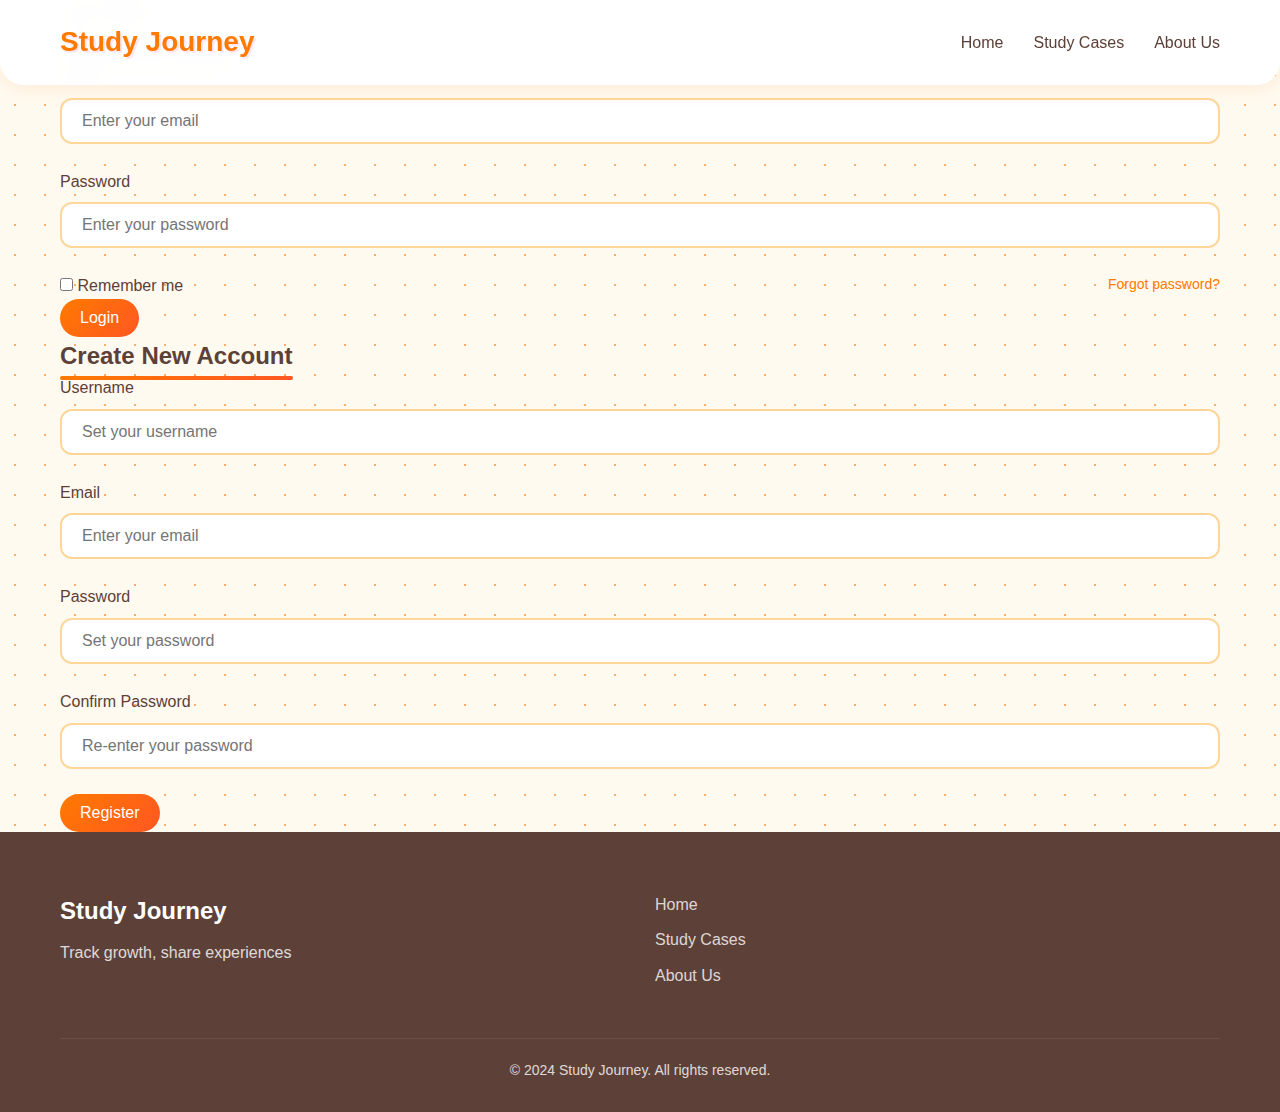
<file: login.html>
<!DOCTYPE html>
<html lang="en">
<head>
    <meta charset="UTF-8">
    <meta name="viewport" content="width=device-width, initial-scale=1.0">
    <title>Login/Register - Study Journey</title>
    <link rel="stylesheet" href="css/style.css">
</head>
<body>
    <!-- 导航栏 -->
    <header>
        <nav class="navbar">
            <div class="container">
                <div class="logo">
                    <h1>Study Journey</h1>
                </div>
                <ul class="nav-links">
                    <li><a href="index.html">Home</a></li>
                    <li><a href="index.html#examples">Study Cases</a></li>
                    <li><a href="about.html">About Us</a></li>
                </ul>
            </div>
        </nav>
    </header>

    <!-- 登录注册区域 -->
    <section class="auth-section">
        <div class="container">
            <div class="auth-container">
                <!-- 切换标签 -->
                <div class="auth-tabs">
                    <button class="auth-tab active" id="login-tab">Login</button>
                    <button class="auth-tab" id="register-tab">Register</button>
                </div>

                <!-- 登录表单 -->
                <div class="auth-form" id="login-form">
                    <h2>Welcome Back!</h2>
                    <div class="form-group">
                        <label for="login-email">Email</label>
                        <input type="email" id="login-email" placeholder="Enter your email">
                    </div>
                    <div class="form-group">
                        <label for="login-password">Password</label>
                        <input type="password" id="login-password" placeholder="Enter your password">
                    </div>
                    <div class="form-options">
                        <label class="checkbox-label">
                            <input type="checkbox"> Remember me
                        </label>
                        <a href="#" class="forgot-password">Forgot password?</a>
                    </div>
                    <button class="btn btn-primary">Login</button>
                </div>

                <!-- 注册表单 -->
                <div class="auth-form hidden" id="register-form">
                    <h2>Create New Account</h2>
                    <div class="form-group">
                        <label for="register-username">Username</label>
                        <input type="text" id="register-username" placeholder="Set your username">
                    </div>
                    <div class="form-group">
                        <label for="register-email">Email</label>
                        <input type="email" id="register-email" placeholder="Enter your email">
                    </div>
                    <div class="form-group">
                        <label for="register-password">Password</label>
                        <input type="password" id="register-password" placeholder="Set your password">
                    </div>
                    <div class="form-group">
                        <label for="register-confirm">Confirm Password</label>
                        <input type="password" id="register-confirm" placeholder="Re-enter your password">
                    </div>
                    <button class="btn btn-primary">Register</button>
                </div>
            </div>
        </div>
    </section>

    <!-- 页脚 -->
    <footer>
        <div class="container">
            <div class="footer-content">
                <div class="footer-logo">
                    <h3>Study Journey</h3>
                    <p>Track growth, share experiences</p>
                </div>
                <div class="footer-links">
                    <ul>
                    <li><a href="index.html">Home</a></li>
                    <li><a href="index.html#examples">Study Cases</a></li>
                    <li><a href="about.html">About Us</a></li>
                </ul>
                </div>
            </div>
            <div class="footer-bottom">
                <p>&copy; 2024 Study Journey. All rights reserved.</p>
            </div>
        </div>
    </footer>

    <script>
        // 切换登录注册表单
        const loginTab = document.getElementById('login-tab');
        const registerTab = document.getElementById('register-tab');
        const loginForm = document.getElementById('login-form');
        const registerForm = document.getElementById('register-form');

        loginTab.addEventListener('click', () => {
            loginTab.classList.add('active');
            registerTab.classList.remove('active');
            loginForm.classList.remove('hidden');
            registerForm.classList.add('hidden');
        });

        registerTab.addEventListener('click', () => {
            registerTab.classList.add('active');
            loginTab.classList.remove('active');
            registerForm.classList.remove('hidden');
            loginForm.classList.add('hidden');
        });
    </script>
</body>
</html>
</file>
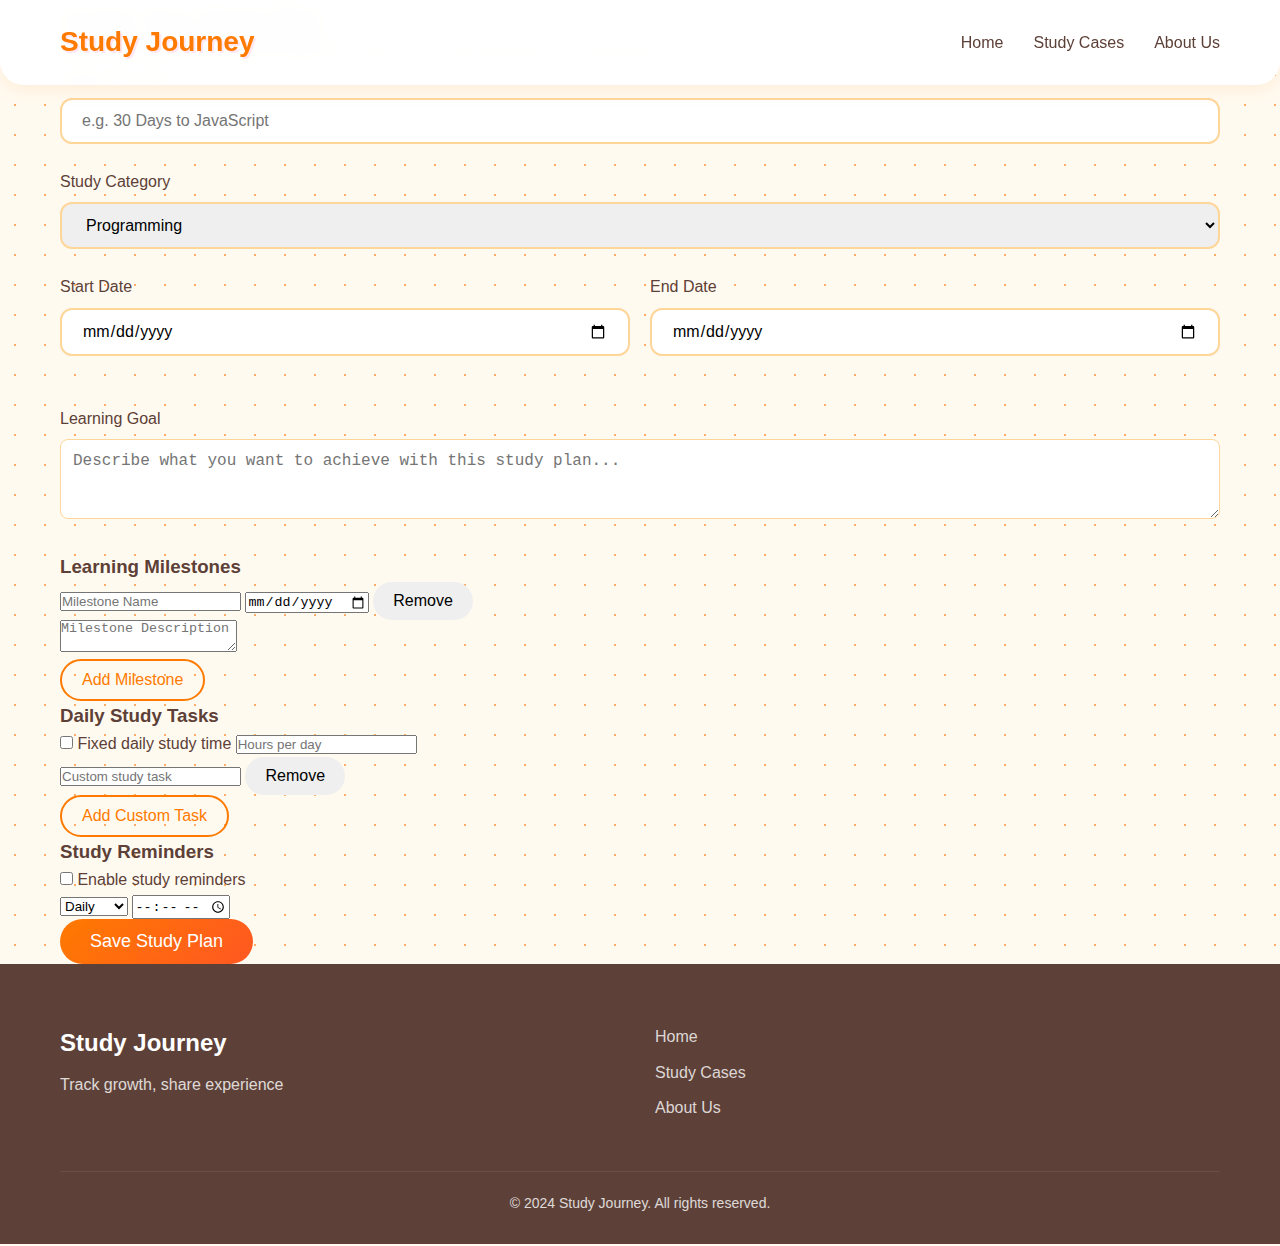
<file: plan.html>
<!DOCTYPE html>
<html lang="en">
<head>
    <meta charset="UTF-8">
    <meta name="viewport" content="width=device-width, initial-scale=1.0">
    <title>Create Your Study Plan - Study Journey</title>
    <link rel="stylesheet" href="css/style.css">
</head>
<body>
    <!-- 导航栏 -->
    <header>
        <nav class="navbar">
            <div class="container">
                <div class="logo">
                    <h1>Study Journey</h1>
                </div>
                <ul class="nav-links">
                    <li><a href="index.html">Home</a></li>
                    <li><a href="index.html#examples">Study Cases</a></li>
                    <li><a href="about.html">About Us</a></li>
                </ul>
            </div>
        </nav>
    </header>

    <!-- 制定学习计划区域 -->
    <section class="plan-section">
        <div class="container">
            <h2>Create Your Study Plan</h2>
            <p>Build a structured study plan to help you achieve your learning goals more effectively</p>

            <div class="plan-form">
                <div class="plan-basic-info">
                    <div class="form-group">
                        <label for="plan-title">Study Plan Title</label>
                        <input type="text" id="plan-title" placeholder="e.g. 30 Days to JavaScript">
                    </div>
                    <div class="form-group">
                        <label for="plan-category">Study Category</label>
                        <select id="plan-category">
                            <option value="programming">Programming</option>
                            <option value="language">Language Learning</option>
                            <option value="music">Music Learning</option>
                            <option value="other">Other</option>
                        </select>
                    </div>
                    <div class="form-row">
                        <div class="form-group">
                            <label for="plan-start">Start Date</label>
                        <input type="date" id="plan-start">
                        </div>
                        <div class="form-group">
                            <label for="plan-end">End Date</label>
                        <input type="date" id="plan-end">
                        </div>
                    </div>
                    <div class="form-group">
                        <label for="plan-goal">Learning Goal</label>
                        <textarea id="plan-goal" rows="3" placeholder="Describe what you want to achieve with this study plan..."></textarea>
                    </div>
                </div>

                <div class="plan-milestones">
                    <h3>Learning Milestones</h3>
                    <div id="milestones-container">
                        <div class="milestone-item">
                            <div class="milestone-header">
                                <input type="text" placeholder="Milestone Name" class="milestone-title">
                                <input type="date" class="milestone-date">
                                <button class="btn remove-milestone">Remove</button>
                            </div>
                            <textarea placeholder="Milestone Description" class="milestone-desc" rows="2"></textarea>
                        </div>
                    </div>
                    <button class="btn btn-outline" id="add-milestone">Add Milestone</button>
                </div>

                <div class="plan-tasks">
                    <h3>Daily Study Tasks</h3>
                    <div class="task-templates">
                        <label>
                            <input type="checkbox" id="task-template-1">
                            Fixed daily study time
                        </label>
                        <input type="number" id="hours-per-day" placeholder="Hours per day" min="0.5" step="0.5">
                    </div>
                    <div id="custom-tasks-container">
                        <div class="task-item">
                            <input type="text" placeholder="Custom study task" class="task-title">
                            <button class="btn remove-task">Remove</button>
                        </div>
                    </div>
                    <button class="btn btn-outline" id="add-task">Add Custom Task</button>
                </div>

                <div class="plan-reminders">
                    <h3>Study Reminders</h3>
                    <div class="reminder-options">
                        <label>
                            <input type="checkbox" id="enable-reminder">
                            Enable study reminders
                        </label>
                        <div id="reminder-settings" class="hidden">
                            <select id="reminder-frequency">
                                <option value="daily">Daily</option>
                                <option value="weekly">Weekly</option>
                                <option value="custom">Custom</option>
                            </select>
                            <input type="time" id="reminder-time">
                        </div>
                    </div>
                </div>

                <button class="btn btn-primary btn-lg" id="save-plan">Save Study Plan</button>
            </div>
        </div>
    </section>

    <!-- 页脚 -->
    <footer>
        <div class="container">
            <div class="footer-content">
                <div class="footer-logo">
                    <h3>Study Journey</h3>
                    <p>Track growth, share experience</p>
                </div>
                <div class="footer-links">
                    <ul>
                    <li><a href="index.html">Home</a></li>
                    <li><a href="index.html#examples">Study Cases</a></li>
                    <li><a href="about.html">About Us</a></li>
                </ul>
                </div>
            </div>
            <div class="footer-bottom">
                <p>&copy; 2024 Study Journey. All rights reserved.</p>
            </div>
        </div>
    </footer>

    <script>
        // 添加里程碑
        document.getElementById('add-milestone').addEventListener('click', function() {
            const container = document.getElementById('milestones-container');
            const newMilestone = document.createElement('div');
            newMilestone.className = 'milestone-item';
            newMilestone.innerHTML = `
                <div class="milestone-header">
                    <input type="text" placeholder="Milestone Name" class="milestone-title">
                    <input type="date" class="milestone-date">
                    <button class="btn remove-milestone">Remove</button>
                </div>
                <textarea placeholder="Milestone Description" class="milestone-desc" rows="2"></textarea>
            `;
            container.appendChild(newMilestone);
            
            // 绑定删除事件
            newMilestone.querySelector('.remove-milestone').addEventListener('click', function() {
                newMilestone.remove();
            });
        });

        // 添加自定义任务
        document.getElementById('add-task').addEventListener('click', function() {
            const container = document.getElementById('custom-tasks-container');
            const newTask = document.createElement('div');
            newTask.className = 'task-item';
            newTask.innerHTML = `
                <input type="text" placeholder="Custom study task" class="task-title">
                <button class="btn remove-task">Remove</button>
            `;
            container.appendChild(newTask);
            
            // 绑定删除事件
            newTask.querySelector('.remove-task').addEventListener('click', function() {
                newTask.remove();
            });
        });

        // 提醒设置显示/隐藏
        document.getElementById('enable-reminder').addEventListener('change', function() {
            const settings = document.getElementById('reminder-settings');
            if (this.checked) {
                settings.classList.remove('hidden');
            } else {
                settings.classList.add('hidden');
            }
        });

        // 保存学习计划
        document.getElementById('save-plan').addEventListener('click', function() {
            alert('Study plan saved!');
            // 这里可以添加实际的保存逻辑
        });

        // 为现有删除按钮绑定事件
        document.querySelectorAll('.remove-milestone').forEach(btn => {
            btn.addEventListener('click', function() {
                this.closest('.milestone-item').remove();
            });
        });

        document.querySelectorAll('.remove-task').forEach(btn => {
            btn.addEventListener('click', function() {
                this.closest('.task-item').remove();
            });
        });
    </script>
</body>
</html>
</file>
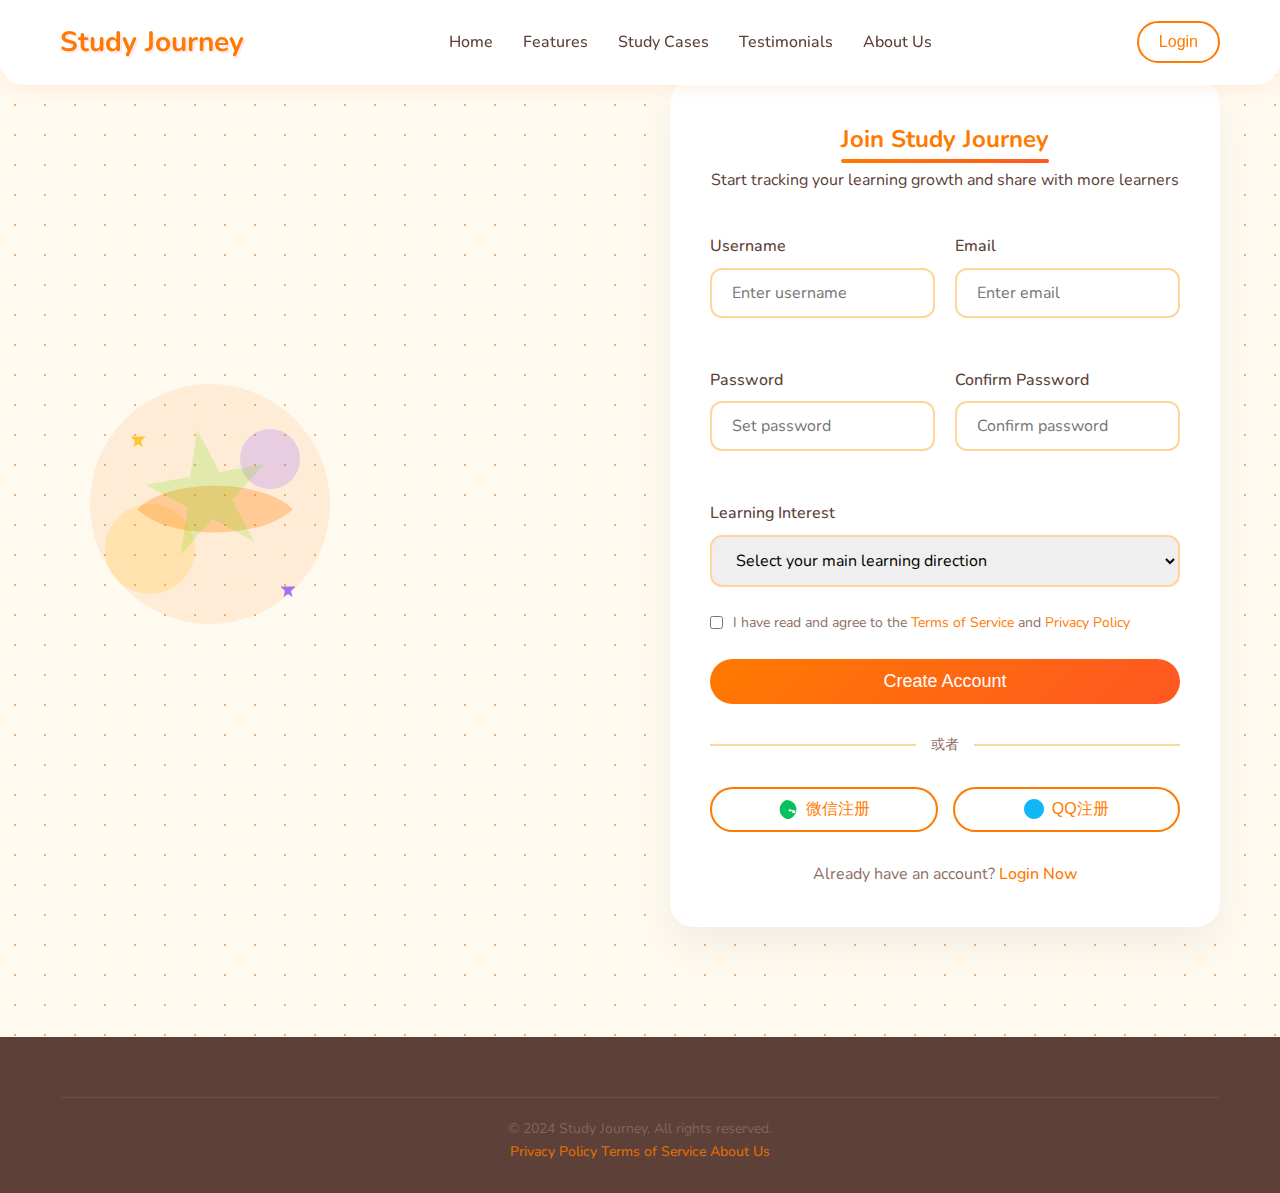
<file: register.html>
<!DOCTYPE html>
<html lang="en">
<head>
    <meta charset="UTF-8">
    <meta name="viewport" content="width=device-width, initial-scale=1.0">
    <title>Register - Study Journey</title>
    <link rel="stylesheet" href="css/style.css">
    <link rel="preconnect" href="https://fonts.googleapis.com">
    <link rel="preconnect" href="https://fonts.gstatic.com" crossorigin>
    <link href="https://fonts.googleapis.com/css2?family=Nunito:wght@300;400;500;600;700&display=swap" rel="stylesheet">
</head>
<body class="register-page">
    <!-- 导航栏 -->
    <header>
        <nav class="navbar">
            <div class="container">
                <div class="logo">
                    <h1>Study Journey</h1>
                </div>
                <ul class="nav-links">
                    <li><a href="index.html">Home</a></li>
                    <li><a href="index.html#features">Features</a></li>
                    <li><a href="index.html#examples">Study Cases</a></li>
                    <li><a href="index.html#testimonials">Testimonials</a></li>
                    <li><a href="about.html">About Us</a></li>
                </ul>
                <div class="nav-actions">
                    <button class="btn btn-outline">Login</button>
                </div>
                <div class="menu-toggle">
                    <span></span>
                    <span></span>
                    <span></span>
                </div>
            </div>
        </nav>
    </header>

    <!-- 注册页面内容 -->
    <section class="register-section">
        <div class="container">
            <div class="register-decoration">
                <svg xmlns="http://www.w3.org/2000/svg" width="300" height="300" viewBox="0 0 200 200">
                    <circle cx="100" cy="100" r="80" fill="#ff7a00" opacity="0.1"/>
                    <circle cx="140" cy="70" r="20" fill="#8c52ff" opacity="0.2"/>
                    <circle cx="60" cy="130" r="30" fill="#ffbe0b" opacity="0.2"/>
                    <path d="M50,100 C70,80 130,80 150,100 C130,120 70,120 50,100 Z" fill="#ff7a00" opacity="0.3">
                        <animateTransform attributeName="transform" type="scale" from="1" to="1.1" dur="2s" repeatCount="indefinite"/>
                    </path>
                    <path d="M100,50 L110,80 L140,80 L115,100 L125,130 L100,110 L75,130 L85,100 L60,80 L90,80 Z" fill="#70e000" opacity="0.2">
                        <animateTransform attributeName="transform" type="rotate" from="0 100 100" to="-360 100 100" dur="25s" repeatCount="indefinite"/>
                    </path>
                    <path d="M50,50 L52,55 L57,55 L54,58 L55,62 L52,60 L49,62 L50,58 L47,55 L52,55 Z" fill="#ffbe0b" opacity="0.7">
                        <animate attributeName="opacity" values="0.7;1;0.7" dur="3s" repeatCount="indefinite"/>
                    </path>
                    <path d="M150,150 L152,155 L157,155 L154,158 L155,162 L152,160 L149,162 L150,158 L147,155 L152,155 Z" fill="#8c52ff" opacity="0.7">
                        <animate attributeName="opacity" values="0.7;1;0.7" dur="4s" repeatCount="indefinite"/>
                    </path>
                </svg>
            </div>
            <div class="register-container">
                <div class="register-header">
                    <h2>Join Study Journey</h2>
                <p>Start tracking your learning growth and share with more learners</p>
                </div>
                <div class="register-form">
                    <form action="#" method="POST">
                        <div class="form-row">
                            <div class="form-group">
                                <label for="username">Username</label>
                            <input type="text" id="username" name="username" placeholder="Enter username" required>
                            </div>
                            <div class="form-group">
                                <label for="email">Email</label>
                            <input type="email" id="email" name="email" placeholder="Enter email" required>
                            </div>
                        </div>
                        <div class="form-row">
                            <div class="form-group">
                                <label for="password">Password</label>
                            <input type="password" id="password" name="password" placeholder="Set password" required>
                            </div>
                            <div class="form-group">
                                <label for="confirm-password">Confirm Password</label>
                            <input type="password" id="confirm-password" name="confirm-password" placeholder="Confirm password" required>
                            </div>
                        </div>
                        <div class="form-group">
                            <label for="interest">Learning Interest</label>
                            <select id="interest" name="interest" required>
                                <option value="">Select your main learning direction</option>
                                <option value="programming">Programming</option>
                                <option value="design">Design</option>
                                <option value="language">Language Learning</option>
                                <option value="data">Data Analysis</option>
                                <option value="business">Business Management</option>
                                <option value="other">Other Fields</option>
                            </select>
                        </div>
                        <div class="form-check">
                            <input type="checkbox" id="terms" name="terms" required>
                            <label for="terms">I have read and agree to the <a href="#">Terms of Service</a> and <a href="#">Privacy Policy</a></label>
                        </div>
                        <button type="submit" class="btn btn-primary btn-lg btn-block">Create Account</button>
                    </form>
                    <div class="divider">
                        <span>或者</span>
                    </div>
                    <div class="social-register">
                        <button class="btn btn-outline social-btn wechat">
                            <svg xmlns="http://www.w3.org/2000/svg" width="20" height="20" viewBox="0 0 24 24" fill="#07C160" stroke="none"><path d="M21.675 5.225A10.057 10.057 0 0 1 22 12.5c0 5.223-3.5 9.75-8.25 11.385-.53.203-1.08.315-1.65.315s-1.12-.112-1.65-.315C5.5 22.25 2 17.723 2 12.5 2 7.277 5.5 2.75 10.25 1.115A10.057 10.057 0 0 1 12 1.5c.57 0 1.14.113 1.65.315C17.5 2.75 21 7.277 21 12.5c0 .278-.024.55-.06.825-.037.277-.06.55-.06.825v.05c0 .33.043.65.125.95a2.45 2.45 0 0 0-.825-.075c.25-.4.425-.85.525-1.35a9.35 9.35 0 0 1-1.15-.1 29.95 29.95 0 0 1-2.475-.225c-.2-.1-.375-.175-.55-.25a11.95 11.95 0 0 1-2.55-.75 11.95 11.95 0 0 1-2.55.75c-.175.075-.35.15-.55.25a29.95 29.95 0 0 1-2.475.225 9.35 9.35 0 0 1-1.15.1c.1.475.275.925.525 1.35a2.5 2.5 0 0 0-.8 0c.082-.27.125-.56.125-.938v-.063c0-.278-.023-.548-.06-.825a10.032 10.032 0 0 1 0-1.65A10.032 10.032 0 0 1 2 12.5c0-5.223 3.5-9.75 8.25-11.385A10.057 10.057 0 0 1 12 1.5a10.057 10.057 0 0 1 1.675.225A10.55 10.55 0 0 1 22 12.5a10.55 10.55 0 0 1-1.05 4.75l-.038-.02-.06-.035c.027-.2.048-.418.048-.635v-.15a2.37 2.37 0 0 0-.6-1.65A2.37 2.37 0 0 0 21 12.5c0-1.313-1.075-2.5-2.375-2.5-.57 0-1.088.213-1.488.563l-.137.125-.137-.125A2.37 2.37 0 0 0 14.875 10c-1.3 0-2.375 1.188-2.375 2.5s1.075 2.5 2.375 2.5c.57 0 1.088-.213 1.488-.563l.137-.125.137.125A2.37 2.37 0 0 0 19.625 17c1.3 0 2.375-1.188 2.375-2.5 0-.3-.04-.6-.113-.863l-.038-.045-.06-.035A10.37 10.37 0 0 0 21.675 5.225z"/></svg>
                            微信注册
                        </button>
                        <button class="btn btn-outline social-btn qq">
                            <svg xmlns="http://www.w3.org/2000/svg" width="20" height="20" viewBox="0 0 24 24" fill="#12B7F5" stroke="none"><path d="M24 12c0 6.627-5.373 12-12 12S0 18.627 0 12 5.373 0 12 0s12 5.373 12 12z"/><path d="M11.928 19.922c-2.997 0-5.498-1.65-6.735-4.047-.299-.597-.451-1.294-.451-1.997 0-2.457 1.994-4.45 4.45-4.45.873 0 1.68.292 2.252.843.572.551.843 1.378.843 2.25 0 .872-.292 1.689-.843 2.252-.572.551-1.379.843-2.252.843zm0-10.423c-1.305 0-2.366 1.06-2.366 2.365 0 .796.354 1.524.958 2.039.604.514 1.356.788 2.17.788.788 0 1.531-.263 2.135-.788.604-.515.958-1.243.958-2.039 0-1.306-1.061-2.365-2.366-2.365z"/></svg>
                            QQ注册
                        </button>
                    </div>
                </div>
                <div class="register-footer">
                    <p>Already have an account? <a href="login.html">Login Now</a></p>
                </div>
            </div>
        </div>
    </section>

    <!-- 页脚 -->
    <footer class="register-footer">
        <div class="container">
            <div class="footer-bottom">
                <p>&copy; 2024 Study Journey. All rights reserved.</p>
                <div class="footer-links">
                    <a href="#">Privacy Policy</a>
                    <a href="#">Terms of Service</a>
                    <a href="about.html">About Us</a>
                </div>
            </div>
        </div>
    </footer>

    <script src="js/script.js"></script>
</body>
</html>
</file>
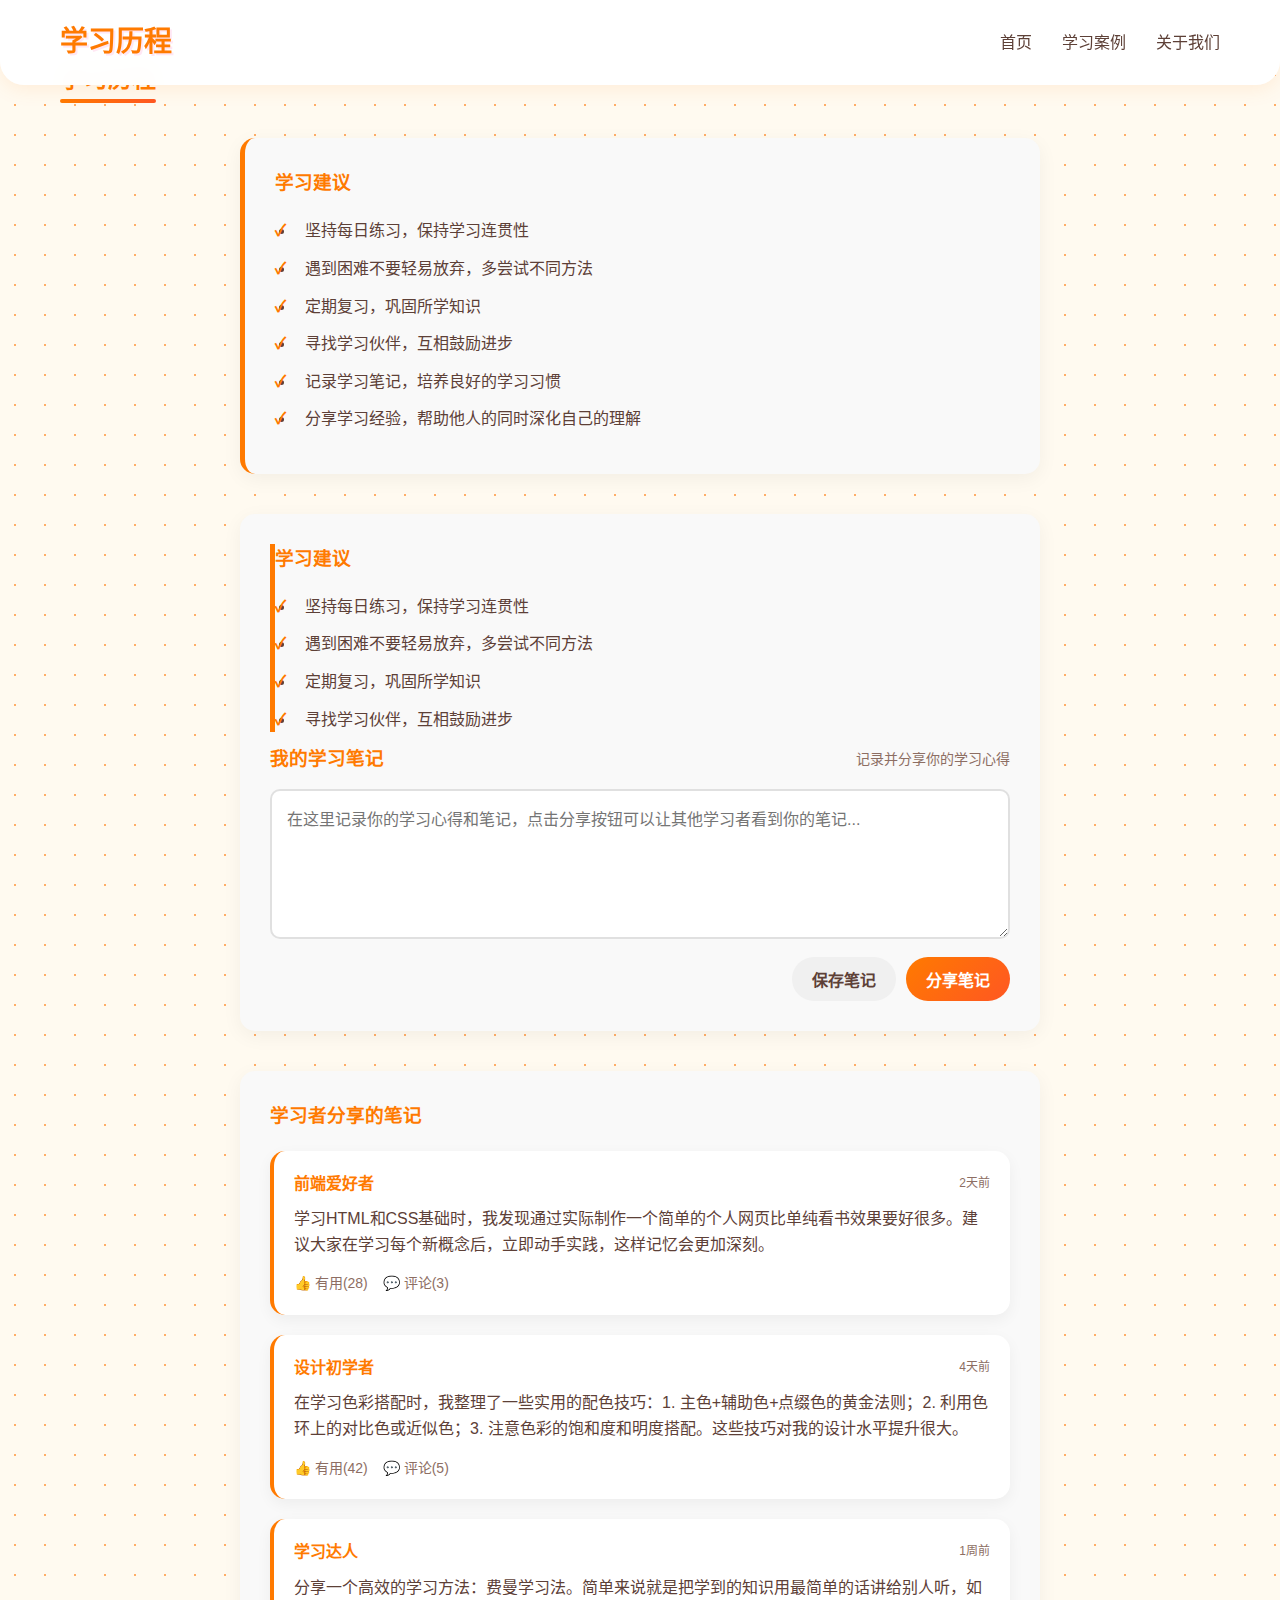
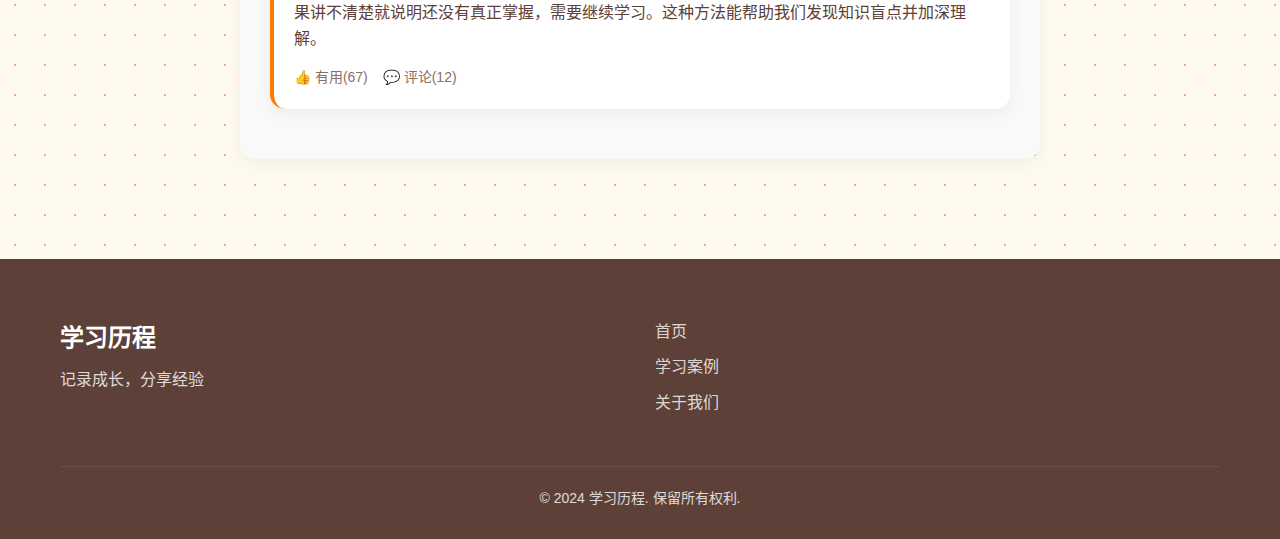
<file: 网页设计/case-detail.html>
<!DOCTYPE html>
<html lang="zh-CN">
<head>
    <meta charset="UTF-8">
    <meta name="viewport" content="width=device-width, initial-scale=1.0">
    <title>学习历程 - 笔记分享</title>
    <link rel="stylesheet" href="css/style.css">
    <style>
        /* 学习历程页面样式 */
        .learning-journal-section {
            padding: 60px 0;
        }
        
        .learning-journal-section h2 {
            color: var(--primary-color);
            margin-bottom: 40px;
            text-align: center;
        }
        
        .section-container {
            max-width: 800px;
            margin: 0 auto 40px;
            background-color: white;
            border-radius: 15px;
            padding: 30px;
            box-shadow: 0 5px 20px rgba(0, 0, 0, 0.05);
        }
        
        /* 学习建议样式 */
        .case-tips {
            background-color: #f9f9f9;
            border-left: 5px solid var(--primary-color);
        }
        
        .case-tips h3 {
            color: var(--primary-color);
            margin-top: 0;
            margin-bottom: 20px;
        }
        
        .case-tips ul {
            margin-left: 20px;
            padding-left: 0;
        }
        
        .case-tips li {
            margin-bottom: 12px;
            padding-left: 10px;
            position: relative;
            line-height: 1.6;
        }
        
        .case-tips li:before {
            content: "✓";
            color: var(--primary-color);
            position: absolute;
            left: -20px;
            font-weight: bold;
        }
        
        /* 学习笔记样式增强 */
        .learning-notes {
            background-color: #f9f9f9;
        }
        
        .notes-header {
            display: flex;
            justify-content: space-between;
            align-items: center;
            margin-bottom: 15px;
        }
        
        .notes-header h3 {
            margin: 0;
            color: var(--primary-color);
        }
        
        .notes-meta {
            font-size: 14px;
            color: var(--text-secondary);
        }
        
        .notes-container textarea {
            width: 100%;
            padding: 15px;
            border: 2px solid #e0e0e0;
            border-radius: 10px;
            resize: vertical;
            font-family: inherit;
            font-size: 16px;
            margin-bottom: 10px;
            min-height: 150px;
            transition: border-color 0.3s ease;
        }
        
        .notes-container textarea:focus {
            outline: none;
            border-color: var(--primary-color);
        }
        
        .notes-actions {
            display: flex;
            justify-content: flex-end;
            gap: 10px;
        }
        
        /* 笔记分享样式 */
        .shared-notes {
            background-color: #f9f9f9;
        }
        
        .shared-notes h3 {
            color: var(--primary-color);
            margin-top: 0;
            margin-bottom: 20px;
        }
        
        .note-card {
            background-color: white;
            border-radius: 15px;
            padding: 20px;
            margin-bottom: 20px;
            box-shadow: 0 5px 15px rgba(0, 0, 0, 0.05);
            border-left: 4px solid var(--primary-color);
            transition: transform 0.2s ease;
        }
        
        .note-card:hover {
            transform: translateY(-3px);
        }
        
        .note-header {
            display: flex;
            justify-content: space-between;
            align-items: center;
            margin-bottom: 10px;
        }
        
        .note-author {
            font-weight: bold;
            color: var(--primary-color);
        }
        
        .note-date {
            font-size: 12px;
            color: var(--text-secondary);
        }
        
        .note-content {
            margin-bottom: 15px;
            line-height: 1.6;
        }
        
        .note-actions {
            display: flex;
            gap: 15px;
        }
        
        .note-action {
            font-size: 14px;
            color: var(--text-secondary);
            cursor: pointer;
            display: flex;
            align-items: center;
            gap: 5px;
            transition: color 0.2s ease;
        }
        
        .note-action:hover {
            color: var(--primary-color);
        }
        
        /* 按钮样式增强 */
        .btn {
            padding: 10px 20px;
            border: none;
            border-radius: 25px;
            font-weight: 600;
            cursor: pointer;
            transition: all 0.3s ease;
        }
        
        .btn-primary {
            background-color: var(--primary-color);
            color: white;
        }
        
        .btn-primary:hover {
            background-color: #e66a9d;
            transform: translateY(-2px);
        }
        
        .btn-secondary {
            background-color: #f0f0f0;
            color: var(--text-color);
        }
        
        .btn-secondary:hover {
            background-color: #e0e0e0;
        }
    </style>
</head>
<body>
    <!-- 导航栏 -->
    <header>
        <nav class="navbar">
            <div class="container">
                <div class="logo">
                    <h1>学习历程</h1>
                </div>
                <ul class="nav-links">
                    <li><a href="index.html">首页</a></li>
                    <li><a href="categories.html">学习案例</a></li>
                    <li><a href="about.html">关于我们</a></li>
                </ul>
            </div>
        </nav>
    </header>

    <!-- 学习历程主区域 -->
    <section class="learning-journal-section">
        <div class="container">
            <h2>学习历程</h2>
            
            <!-- 学习建议部分 -->
            <div class="section-container case-tips">
                <h3>学习建议</h3>
                <ul>
                    <li>坚持每日练习，保持学习连贯性</li>
                    <li>遇到困难不要轻易放弃，多尝试不同方法</li>
                    <li>定期复习，巩固所学知识</li>
                    <li>寻找学习伙伴，互相鼓励进步</li>
                    <li>记录学习笔记，培养良好的学习习惯</li>
                    <li>分享学习经验，帮助他人的同时深化自己的理解</li>
                </ul>
            </div>
            
            <!-- 我的学习笔记功能 -->
            <div class="section-container learning-notes">

                    <div class="case-tips">
                        <h3>学习建议</h3>
                        <ul>
                            <li>坚持每日练习，保持学习连贯性</li>
                            <li>遇到困难不要轻易放弃，多尝试不同方法</li>
                            <li>定期复习，巩固所学知识</li>
                            <li>寻找学习伙伴，互相鼓励进步</li>
                        </ul>
                    </div>

                <div class="notes-header">
                    <h3>我的学习笔记</h3>
                    <div class="notes-meta">记录并分享你的学习心得</div>
                </div>
                <div class="notes-container">
                    <textarea placeholder="在这里记录你的学习心得和笔记，点击分享按钮可以让其他学习者看到你的笔记..."></textarea>
                    <div class="notes-actions">
                        <button class="btn btn-secondary save-notes-btn">保存笔记</button>
                        <button class="btn btn-primary share-notes-btn">分享笔记</button>
                    </div>
                </div>
            </div>
            
            <!-- 他人分享的笔记 -->
            <div class="section-container shared-notes">
                <h3>学习者分享的笔记</h3>
                <div class="note-card">
                    <div class="note-header">
                        <div class="note-author">前端爱好者</div>
                        <div class="note-date">2天前</div>
                    </div>
                    <div class="note-content">学习HTML和CSS基础时，我发现通过实际制作一个简单的个人网页比单纯看书效果要好很多。建议大家在学习每个新概念后，立即动手实践，这样记忆会更加深刻。</div>
                    <div class="note-actions">
                        <div class="note-action">👍 有用(28)</div>
                        <div class="note-action">💬 评论(3)</div>
                    </div>
                </div>
                <div class="note-card">
                    <div class="note-header">
                        <div class="note-author">设计初学者</div>
                        <div class="note-date">4天前</div>
                    </div>
                    <div class="note-content">在学习色彩搭配时，我整理了一些实用的配色技巧：1. 主色+辅助色+点缀色的黄金法则；2. 利用色环上的对比色或近似色；3. 注意色彩的饱和度和明度搭配。这些技巧对我的设计水平提升很大。</div>
                    <div class="note-actions">
                        <div class="note-action">👍 有用(42)</div>
                        <div class="note-action">💬 评论(5)</div>
                    </div>
                </div>
                <div class="note-card">
                    <div class="note-header">
                        <div class="note-author">学习达人</div>
                        <div class="note-date">1周前</div>
                    </div>
                    <div class="note-content">分享一个高效的学习方法：费曼学习法。简单来说就是把学到的知识用最简单的话讲给别人听，如果讲不清楚就说明还没有真正掌握，需要继续学习。这种方法能帮助我们发现知识盲点并加深理解。</div>
                    <div class="note-actions">
                        <div class="note-action">👍 有用(67)</div>
                        <div class="note-action">💬 评论(12)</div>
                    </div>
                </div>
            </div>
        </div>
    </section>

    <!-- 页脚 -->
    <footer>
        <div class="container">
            <div class="footer-content">
                <div class="footer-logo">
                    <h3>学习历程</h3>
                    <p>记录成长，分享经验</p>
                </div>
                <div class="footer-links">
                    <ul>
                    <li><a href="index.html">首页</a></li>
                    <li><a href="categories.html">学习案例</a></li>
                    <li><a href="about.html">关于我们</a></li>
                </ul>
                </div>
            </div>
            <div class="footer-bottom">
                <p>&copy; 2024 学习历程. 保留所有权利.</p>
            </div>
        </div>
    </footer>

    <script>
        // 保存笔记按钮点击事件
        document.querySelector('.save-notes-btn').addEventListener('click', function() {
            const notesTextarea = document.querySelector('.learning-notes textarea');
            if (notesTextarea.value.trim()) {
                // 模拟保存到本地存储
                localStorage.setItem('userNotes', notesTextarea.value);
                alert('笔记已保存！');
                // 显示保存成功的视觉反馈
                this.textContent = '已保存';
                setTimeout(() => {
                    this.textContent = '保存笔记';
                }, 2000);
            } else {
                alert('请先输入笔记内容');
            }
        });

        // 分享笔记按钮点击事件
        document.querySelector('.share-notes-btn').addEventListener('click', function() {
            const notesTextarea = document.querySelector('.learning-notes textarea');
            if (notesTextarea.value.trim()) {
                alert('笔记已分享！其他学习者现在可以看到你的笔记了。');
                
                // 模拟将笔记添加到分享笔记列表
                const sharedNotesContainer = document.querySelector('.shared-notes');
                const newNoteCard = document.createElement('div');
                newNoteCard.className = 'note-card';
                newNoteCard.innerHTML = `
                    <div class="note-header">
                        <div class="note-author">我</div>
                        <div class="note-date">刚刚</div>
                    </div>
                    <div class="note-content">${notesTextarea.value}</div>
                    <div class="note-actions">
                        <div class="note-action">👍 有用(0)</div>
                        <div class="note-action">💬 评论(0)</div>
                    </div>
                `;
                
                // 添加淡入动画效果
                newNoteCard.style.opacity = '0';
                newNoteCard.style.transform = 'translateY(20px)';
                newNoteCard.style.transition = 'opacity 0.3s ease, transform 0.3s ease';
                
                // 插入到第一个笔记卡片之前
                const firstNoteCard = sharedNotesContainer.querySelector('.note-card');
                sharedNotesContainer.insertBefore(newNoteCard, firstNoteCard);
                
                // 触发动画
                setTimeout(() => {
                    newNoteCard.style.opacity = '1';
                    newNoteCard.style.transform = 'translateY(0)';
                }, 10);
            } else {
                alert('请先输入要分享的笔记内容');
            }
        });
        
        // 加载保存的笔记
        window.addEventListener('DOMContentLoaded', function() {
            const savedNotes = localStorage.getItem('userNotes');
            if (savedNotes) {
                document.querySelector('.learning-notes textarea').value = savedNotes;
            }
        });
        
        // 为点赞和评论按钮添加交互效果
        document.querySelectorAll('.note-action').forEach(action => {
            action.addEventListener('click', function() {
                if (this.textContent.includes('👍')) {
                    let countMatch = this.textContent.match(/\d+/);
                    if (countMatch) {
                        let count = parseInt(countMatch[0]) + 1;
                        this.textContent = `👍 有用(${count})`;
                        // 添加点击动画效果
                        this.style.transform = 'scale(1.1)';
                        setTimeout(() => {
                            this.style.transform = 'scale(1)';
                        }, 200);
                    }
                } else if (this.textContent.includes('💬')) {
                    alert('评论功能将在未来版本开放，敬请期待！');
                }
            });
        });
    </script>
</body>
</html>
</file>
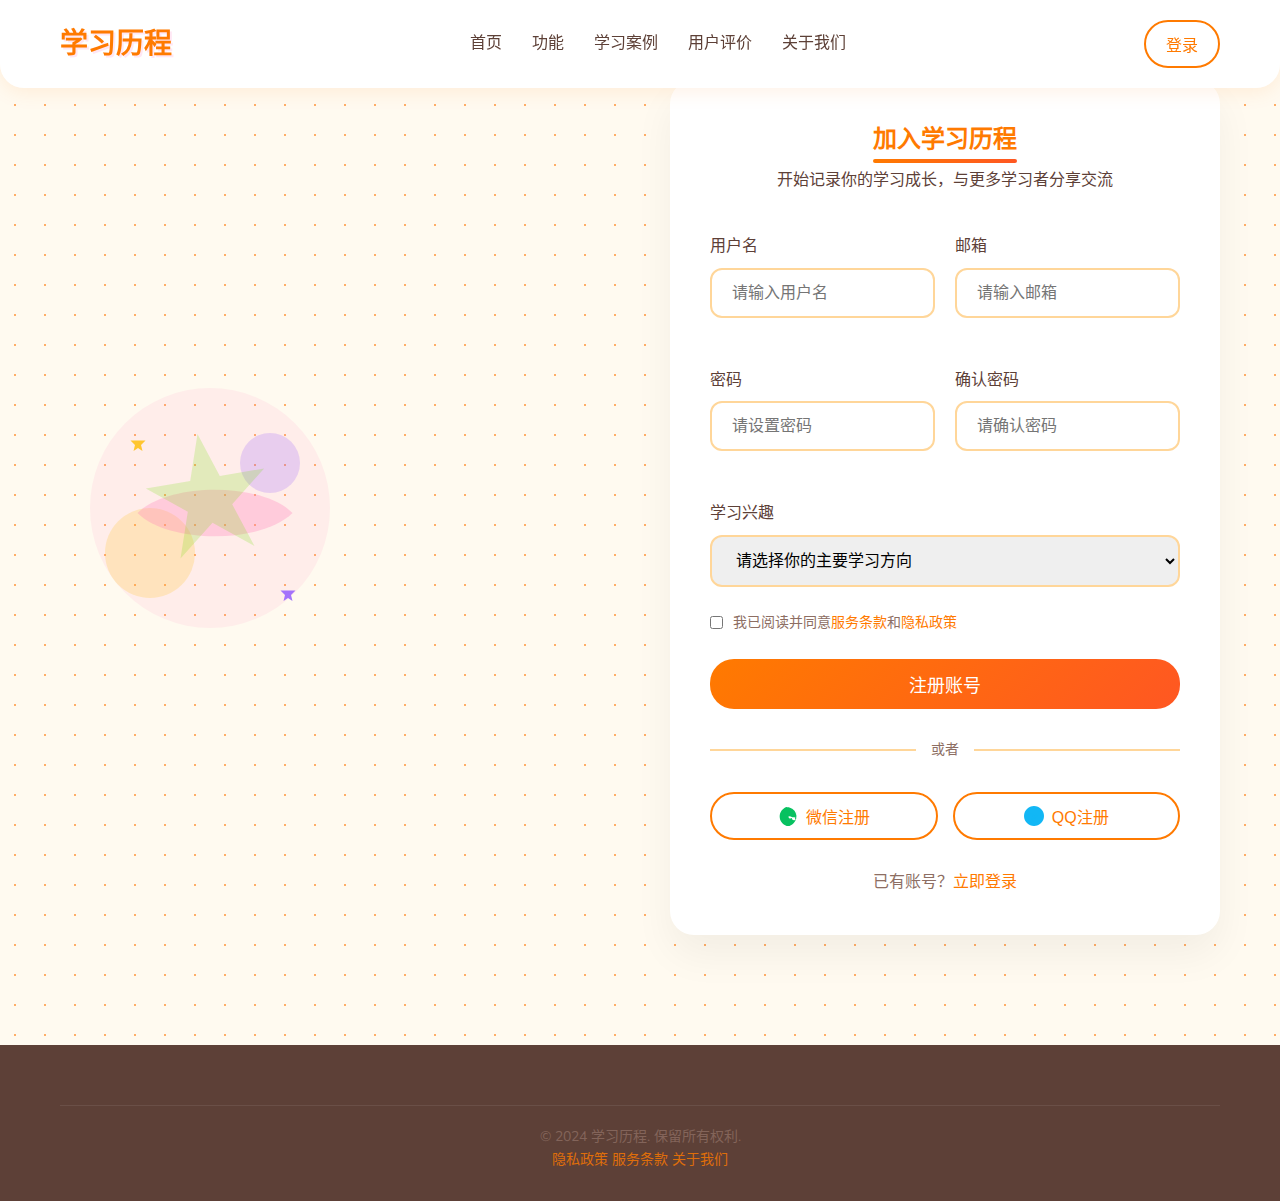
<file: 网页设计/register.html>
<!DOCTYPE html>
<html lang="zh-CN">
<head>
    <meta charset="UTF-8">
    <meta name="viewport" content="width=device-width, initial-scale=1.0">
    <title>注册 - 学习历程</title>
    <link rel="stylesheet" href="css/style.css">
    <link rel="preconnect" href="https://fonts.googleapis.com">
    <link rel="preconnect" href="https://fonts.gstatic.com" crossorigin>
    <link href="https://fonts.googleapis.com/css2?family=Nunito:wght@300;400;500;600;700&display=swap" rel="stylesheet">
</head>
<body class="register-page">
    <!-- 导航栏 -->
    <header>
        <nav class="navbar">
            <div class="container">
                <div class="logo">
                    <h1>学习历程</h1>
                </div>
                <ul class="nav-links">
                    <li><a href="index.html">首页</a></li>
                    <li><a href="index.html#features">功能</a></li>
                    <li><a href="index.html#examples">学习案例</a></li>
                    <li><a href="index.html#testimonials">用户评价</a></li>
                    <li><a href="about.html">关于我们</a></li>
                </ul>
                <div class="nav-actions">
                    <button class="btn btn-outline">登录</button>
                </div>
                <div class="menu-toggle">
                    <span></span>
                    <span></span>
                    <span></span>
                </div>
            </div>
        </nav>
    </header>

    <!-- 注册页面内容 -->
    <section class="register-section">
        <div class="container">
            <div class="register-decoration">
                <svg xmlns="http://www.w3.org/2000/svg" width="300" height="300" viewBox="0 0 200 200">
                    <circle cx="100" cy="100" r="80" fill="#ff7eb9" opacity="0.1"/>
                    <circle cx="140" cy="70" r="20" fill="#8c52ff" opacity="0.2"/>
                    <circle cx="60" cy="130" r="30" fill="#ffbe0b" opacity="0.2"/>
                    <path d="M50,100 C70,80 130,80 150,100 C130,120 70,120 50,100 Z" fill="#ff7eb9" opacity="0.3">
                        <animateTransform attributeName="transform" type="scale" from="1" to="1.1" dur="2s" repeatCount="indefinite"/>
                    </path>
                    <path d="M100,50 L110,80 L140,80 L115,100 L125,130 L100,110 L75,130 L85,100 L60,80 L90,80 Z" fill="#70e000" opacity="0.2">
                        <animateTransform attributeName="transform" type="rotate" from="0 100 100" to="-360 100 100" dur="25s" repeatCount="indefinite"/>
                    </path>
                    <path d="M50,50 L52,55 L57,55 L54,58 L55,62 L52,60 L49,62 L50,58 L47,55 L52,55 Z" fill="#ffbe0b" opacity="0.7">
                        <animate attributeName="opacity" values="0.7;1;0.7" dur="3s" repeatCount="indefinite"/>
                    </path>
                    <path d="M150,150 L152,155 L157,155 L154,158 L155,162 L152,160 L149,162 L150,158 L147,155 L152,155 Z" fill="#8c52ff" opacity="0.7">
                        <animate attributeName="opacity" values="0.7;1;0.7" dur="4s" repeatCount="indefinite"/>
                    </path>
                </svg>
            </div>
            <div class="register-container">
                <div class="register-header">
                    <h2>加入学习历程</h2>
                    <p>开始记录你的学习成长，与更多学习者分享交流</p>
                </div>
                <div class="register-form">
                    <form action="#" method="POST">
                        <div class="form-row">
                            <div class="form-group">
                                <label for="username">用户名</label>
                                <input type="text" id="username" name="username" placeholder="请输入用户名" required>
                            </div>
                            <div class="form-group">
                                <label for="email">邮箱</label>
                                <input type="email" id="email" name="email" placeholder="请输入邮箱" required>
                            </div>
                        </div>
                        <div class="form-row">
                            <div class="form-group">
                                <label for="password">密码</label>
                                <input type="password" id="password" name="password" placeholder="请设置密码" required>
                            </div>
                            <div class="form-group">
                                <label for="confirm-password">确认密码</label>
                                <input type="password" id="confirm-password" name="confirm-password" placeholder="请确认密码" required>
                            </div>
                        </div>
                        <div class="form-group">
                            <label for="interest">学习兴趣</label>
                            <select id="interest" name="interest" required>
                                <option value="">请选择你的主要学习方向</option>
                                <option value="programming">编程开发</option>
                                <option value="design">设计创意</option>
                                <option value="language">语言学习</option>
                                <option value="data">数据分析</option>
                                <option value="business">商业管理</option>
                                <option value="other">其他领域</option>
                            </select>
                        </div>
                        <div class="form-check">
                            <input type="checkbox" id="terms" name="terms" required>
                            <label for="terms">我已阅读并同意<a href="#">服务条款</a>和<a href="#">隐私政策</a></label>
                        </div>
                        <button type="submit" class="btn btn-primary btn-lg btn-block">注册账号</button>
                    </form>
                    <div class="divider">
                        <span>或者</span>
                    </div>
                    <div class="social-register">
                        <button class="btn btn-outline social-btn wechat">
                            <svg xmlns="http://www.w3.org/2000/svg" width="20" height="20" viewBox="0 0 24 24" fill="#07C160" stroke="none"><path d="M21.675 5.225A10.057 10.057 0 0 1 22 12.5c0 5.223-3.5 9.75-8.25 11.385-.53.203-1.08.315-1.65.315s-1.12-.112-1.65-.315C5.5 22.25 2 17.723 2 12.5 2 7.277 5.5 2.75 10.25 1.115A10.057 10.057 0 0 1 12 1.5c.57 0 1.14.113 1.65.315C17.5 2.75 21 7.277 21 12.5c0 .278-.024.55-.06.825-.037.277-.06.55-.06.825v.05c0 .33.043.65.125.95a2.45 2.45 0 0 0-.825-.075c.25-.4.425-.85.525-1.35a9.35 9.35 0 0 1-1.15-.1 29.95 29.95 0 0 1-2.475-.225c-.2-.1-.375-.175-.55-.25a11.95 11.95 0 0 1-2.55-.75 11.95 11.95 0 0 1-2.55.75c-.175.075-.35.15-.55.25a29.95 29.95 0 0 1-2.475.225 9.35 9.35 0 0 1-1.15.1c.1.475.275.925.525 1.35a2.5 2.5 0 0 0-.8 0c.082-.27.125-.56.125-.938v-.063c0-.278-.023-.548-.06-.825a10.032 10.032 0 0 1 0-1.65A10.032 10.032 0 0 1 2 12.5c0-5.223 3.5-9.75 8.25-11.385A10.057 10.057 0 0 1 12 1.5a10.057 10.057 0 0 1 1.675.225A10.55 10.55 0 0 1 22 12.5a10.55 10.55 0 0 1-1.05 4.75l-.038-.02-.06-.035c.027-.2.048-.418.048-.635v-.15a2.37 2.37 0 0 0-.6-1.65A2.37 2.37 0 0 0 21 12.5c0-1.313-1.075-2.5-2.375-2.5-.57 0-1.088.213-1.488.563l-.137.125-.137-.125A2.37 2.37 0 0 0 14.875 10c-1.3 0-2.375 1.188-2.375 2.5s1.075 2.5 2.375 2.5c.57 0 1.088-.213 1.488-.563l.137-.125.137.125A2.37 2.37 0 0 0 19.625 17c1.3 0 2.375-1.188 2.375-2.5 0-.3-.04-.6-.113-.863l-.038-.045-.06-.035A10.37 10.37 0 0 0 21.675 5.225z"/></svg>
                            微信注册
                        </button>
                        <button class="btn btn-outline social-btn qq">
                            <svg xmlns="http://www.w3.org/2000/svg" width="20" height="20" viewBox="0 0 24 24" fill="#12B7F5" stroke="none"><path d="M24 12c0 6.627-5.373 12-12 12S0 18.627 0 12 5.373 0 12 0s12 5.373 12 12z"/><path d="M11.928 19.922c-2.997 0-5.498-1.65-6.735-4.047-.299-.597-.451-1.294-.451-1.997 0-2.457 1.994-4.45 4.45-4.45.873 0 1.68.292 2.252.843.572.551.843 1.378.843 2.25 0 .872-.292 1.689-.843 2.252-.572.551-1.379.843-2.252.843zm0-10.423c-1.305 0-2.366 1.06-2.366 2.365 0 .796.354 1.524.958 2.039.604.514 1.356.788 2.17.788.788 0 1.531-.263 2.135-.788.604-.515.958-1.243.958-2.039 0-1.306-1.061-2.365-2.366-2.365z"/></svg>
                            QQ注册
                        </button>
                    </div>
                </div>
                <div class="register-footer">
                    <p>已有账号？<a href="login.html">立即登录</a></p>
                </div>
            </div>
        </div>
    </section>

    <!-- 页脚 -->
    <footer class="register-footer">
        <div class="container">
            <div class="footer-bottom">
                <p>&copy; 2024 学习历程. 保留所有权利.</p>
                <div class="footer-links">
                    <a href="#">隐私政策</a>
                    <a href="#">服务条款</a>
                    <a href="about.html">关于我们</a>
                </div>
            </div>
        </div>
    </footer>

    <script src="js/script.js"></script>
</body>
</html>
</file>
<file: css/style.css>
/* Global Styles - Cute Style */
* {
    margin: 0;
    padding: 0;
    box-sizing: border-box;
}

:root {
    --primary-color: #ff7a00;
    --primary-light: #ffad66;
    --secondary-color: #ff5722;
    --accent-color: #ffc107;
    --text-primary: #5d4037;
    --text-secondary: #8d6e63;
    --background-color: #fffaf0;
    --card-background: #ffffff;
    --border-color: #ffd699;
    --success-color: #70e000;
    --warning-color: #ff9e00;
    --danger-color: #ff5722;
    --border-radius: 24px;
    --box-shadow: 0 8px 30px rgba(255, 122, 0, 0.15);
    --transition: all 0.3s ease;
}

/* Cute Style Specific Styles */
.btn-primary {
    position: relative;
    overflow: hidden;
    z-index: 1;
}

.btn-primary::after {
    content: '✨';
    position: absolute;
    top: 50%;
    left: -10%;
    transform: translateY(-50%);
    font-size: 20px;
    opacity: 0;
    transition: all 0.3s ease;
}

.btn-primary:hover::after {
    left: 110%;
    opacity: 1;
}

/* Cute Title Decoration */
h1, h2, h3, h4 {
    position: relative;
    display: inline-block;
}

h2::after {
    content: '';
    position: absolute;
    bottom: -5px;
    left: 0;
    right: 0;
    height: 4px;
    background: linear-gradient(90deg, var(--primary-color), var(--secondary-color));
    border-radius: 2px;
}

/* Cute Card Styles */
.feature-card,
.example-card,
.category-card {
    position: relative;
    overflow: hidden;
}

.feature-card::before,
.example-card::before,
.category-card::before {
    content: '';
    position: absolute;
    top: -10px;
    right: -10px;
    width: 40px;
    height: 40px;
    background-color: var(--primary-light);
    border-radius: 50%;
    opacity: 0.3;
    transition: transform 0.3s ease;
}

.feature-card:hover::before,
.example-card:hover::before,
.category-card:hover::before {
    transform: scale(10);
}

html {
    scroll-behavior: smooth;
}

body {
    font-family: 'Nunito', -apple-system, BlinkMacSystemFont, 'Segoe UI', Roboto, Oxygen, Ubuntu, Cantarell, sans-serif;
    line-height: 1.6;
    color: var(--text-primary);
    background-color: var(--background-color);
    background-image: radial-gradient(var(--primary-light) 1px, transparent 1px);
    background-size: 30px 30px;
}

/* 容器 */
.container {
    max-width: 1200px;
    margin: 0 auto;
    padding: 0 20px;
}

/* 按钮样式 */
.btn {
    display: inline-flex;
    align-items: center;
    justify-content: center;
    padding: 10px 20px;
    border: none;
    border-radius: var(--border-radius);
    font-size: 16px;
    font-weight: 500;
    cursor: pointer;
    transition: var(--transition);
    text-decoration: none;
}

.btn-primary {
    background: linear-gradient(135deg, var(--primary-color), var(--secondary-color));
    color: white;
    position: relative;
    overflow: hidden;
}

.btn-primary:hover {
    transform: translateY(-2px) scale(1.05);
    box-shadow: 0 12px 30px rgba(255, 122, 0, 0.4);
}

.btn-primary::before {
    content: '';
    position: absolute;
    top: -50%;
    left: -50%;
    width: 200%;
    height: 200%;
    background: radial-gradient(circle, rgba(255,255,255,0.2) 0%, transparent 70%);
    transform: scale(0);
    transition: transform 0.6s ease;
}

.btn-primary:hover::before {
    transform: scale(1);
}

.btn-outline {
    background-color: transparent;
    color: var(--primary-color);
    border: 2px solid var(--primary-color);
}

.btn-outline:hover {
    background-color: var(--primary-color);
    color: white;
}

.btn-lg {
    padding: 12px 30px;
    font-size: 18px;
}

.btn-link {
    background-color: transparent;
    color: var(--primary-color);
    padding: 0;
    font-size: 16px;
}

.btn-link:hover {
    text-decoration: underline;
}

/* 导航栏 */
.navbar {
    position: fixed;
    top: 0;
    left: 0;
    right: 0;
    background-color: rgba(255, 255, 255, 0.98);
    backdrop-filter: blur(10px);
    z-index: 1000;
    box-shadow: 0 4px 20px rgba(255, 122, 0, 0.1);
    transition: var(--transition);
    border-bottom-left-radius: var(--border-radius);
    border-bottom-right-radius: var(--border-radius);
}

.navbar .container {
    display: flex;
    align-items: center;
    justify-content: space-between;
    padding: 20px;
}

.logo h1 {
    font-size: 28px;
    font-weight: 700;
    color: var(--primary-color);
    text-shadow: 2px 2px 0 rgba(255, 175, 218, 0.3);
}

.nav-links {
    display: flex;
    list-style: none;
    gap: 30px;
}

.nav-links a {
    text-decoration: none;
    color: var(--text-primary);
    font-weight: 500;
    transition: var(--transition);
    position: relative;
}

.nav-links a:hover,
.nav-links a.active {
    color: var(--primary-color);
}

.nav-links a::after {
    content: '';
    position: absolute;
    bottom: -5px;
    left: 0;
    width: 0;
    height: 2px;
    background-color: var(--primary-color);
    transition: var(--transition);
}

.nav-links a:hover::after,
.nav-links a.active::after {
    width: 100%;
}

.nav-actions {
    display: flex;
    gap: 15px;
}

.menu-toggle {
    display: none;
    cursor: pointer;
}

.menu-toggle span {
    display: block;
    width: 25px;
    height: 3px;
    background-color: var(--text-primary);
    margin: 5px 0;
    transition: var(--transition);
}

/* 英雄区域 */
.hero {
    margin-top: 80px;
    padding: 80px 0;
    background: linear-gradient(135deg, #fff8e1 0%, #fff3e0 100%);
    border-bottom-left-radius: 50% 30px;
    border-bottom-right-radius: 50% 30px;
}

.hero .container {
    display: flex;
    align-items: center;
    justify-content: space-between;
    gap: 40px;
}

.hero-content {
    flex: 1;
    max-width: 500px;
}

.hero-content h2 {
    font-size: 48px;
    font-weight: 700;
    line-height: 1.2;
    margin-bottom: 20px;
    color: var(--text-primary);
}

.hero-content p {
    font-size: 18px;
    color: var(--text-secondary);
    margin-bottom: 30px;
    line-height: 1.6;
}

.hero-actions {
    display: flex;
    gap: 20px;
}

.hero-image {
    flex: 1;
    display: flex;
    justify-content: flex-end;
}

.hero-image img {
    max-width: 100%;
    height: auto;
    animation: float 6s ease-in-out infinite;
}

@keyframes float {
    0% {
        transform: translateY(0px);
    }
    50% {
        transform: translateY(-20px);
    }
    100% {
        transform: translateY(0px);
    }
}

/* 通用部分样式 */
.section-header {
    text-align: center;
    max-width: 600px;
    margin: 0 auto 60px;
}

.section-header h2 {
    font-size: 36px;
    font-weight: 700;
    margin-bottom: 15px;
    color: var(--text-primary);
}

.section-header p {
    font-size: 18px;
    color: var(--text-secondary);
}

/* 功能区域 */
.features {
    padding: 100px 0;
    position: relative;
}

.features-grid {
    display: grid;
    grid-template-columns: repeat(auto-fit, minmax(250px, 1fr));
    gap: 30px;
}

.feature-card {
    background-color: var(--card-background);
    padding: 30px;
    border-radius: var(--border-radius);
    box-shadow: var(--box-shadow);
    transition: var(--transition);
    text-align: center;
    position: relative;
    overflow: hidden;
}

.feature-card::after {
    content: '';
    position: absolute;
    top: -40px;
    right: -40px;
    width: 100px;
    height: 100px;
    background-color: var(--primary-light);
    opacity: 0.2;
    border-radius: 50%;
}

.feature-card::before {
    content: '';
    position: absolute;
    bottom: -30px;
    left: -30px;
    width: 80px;
    height: 80px;
    background-color: var(--accent-color);
    opacity: 0.15;
    border-radius: 50%;
}

.feature-card:hover {
    transform: translateY(-10px) scale(1.02);
    box-shadow: 0 15px 30px rgba(255, 126, 185, 0.2);
}

.feature-icon {
    width: 60px;
    height: 60px;
    background: linear-gradient(135deg, var(--primary-color), var(--secondary-color));
    border-radius: 50%;
    display: flex;
    align-items: center;
    justify-content: center;
    margin: 0 auto 20px;
    color: white;
}

.feature-icon svg {
    width: 24px;
    height: 24px;
}

.feature-card h3 {
    font-size: 20px;
    font-weight: 600;
    margin-bottom: 15px;
    color: var(--text-primary);
    text-shadow: 1px 1px 0 rgba(255, 126, 185, 0.2);
}

.feature-card p {
    color: var(--text-secondary);
}

/* 学习案例 */
.examples {
    padding: 100px 0;
    background-color: var(--card-background);
}

.examples-grid {
    display: grid;
    grid-template-columns: repeat(auto-fit, minmax(300px, 1fr));
    gap: 30px;
    margin-bottom: 40px;
}

.example-card {
    background-color: var(--background-color);
    border-radius: var(--border-radius);
    overflow: hidden;
    box-shadow: var(--box-shadow);
    transition: var(--transition);
    position: relative;
    overflow: hidden;
}

.example-card::after {
    content: '';
    position: absolute;
    top: 0;
    left: 0;
    right: 0;
    height: 5px;
    background: linear-gradient(90deg, var(--primary-color), var(--accent-color));
}

.example-card:hover {
    transform: translateY(-10px) scale(1.02);
    box-shadow: 0 15px 30px rgba(255, 126, 185, 0.2);
}

.example-card img {
    width: 100%;
    height: 200px;
    object-fit: cover;
}

.example-info {
    padding: 20px;
}

.example-info h3 {
    font-size: 20px;
    font-weight: 600;
    margin-bottom: 10px;
    color: var(--text-primary);
}

.example-meta {
    font-size: 14px;
    color: var(--text-secondary);
    margin-bottom: 15px;
}

.example-info p {
    color: var(--text-secondary);
    margin-bottom: 20px;
}

.examples-more {
    text-align: center;
}

/* How It Works */
.how-it-works {
    padding: 100px 0;
}

.steps {
    display: flex;
    align-items: flex-start;
    justify-content: space-between;
    gap: 20px;
    margin-top: 40px;
}

.step {
    flex: 1;
    text-align: center;
    position: relative;
}

.step-number {
    width: 60px;
    height: 60px;
    background: linear-gradient(135deg, var(--primary-color), var(--secondary-color));
    border-radius: 50%;
    color: white;
    font-size: 24px;
    font-weight: 700;
    display: flex;
    align-items: center;
    justify-content: center;
    margin: 0 auto 20px;
}

.step h3 {
    font-size: 20px;
    font-weight: 600;
    margin-bottom: 15px;
    color: var(--text-primary);
}

.step p {
    color: var(--text-secondary);
}

.step-divider {
    width: 2px;
    background-color: var(--border-color);
    margin: 30px 0;
    position: relative;
}

.step-divider::before {
    content: '→';
    position: absolute;
    top: 50%;
    left: 50%;
    transform: translate(-50%, -50%);
    background-color: var(--background-color);
    padding: 0 10px;
    color: var(--primary-color);
}

/* Statistics */
.stats {
    padding: 80px 0;
    background: linear-gradient(135deg, var(--primary-color), var(--secondary-color));
    color: white;
}

.stats-grid {
    display: grid;
    grid-template-columns: repeat(auto-fit, minmax(200px, 1fr));
    gap: 30px;
    text-align: center;
}

.stat-number {
    font-size: 48px;
    font-weight: 700;
    margin-bottom: 10px;
    animation: countUp 2s ease-out;
}

.stat-label {
    font-size: 16px;
    opacity: 0.9;
}

@keyframes countUp {
    from {
        opacity: 0;
        transform: translateY(20px);
    }
    to {
        opacity: 1;
        transform: translateY(0);
    }
}

/* Call to Action */
.cta {
    padding: 100px 0;
    background-color: var(--card-background);
}

.cta-content {
    text-align: center;
    max-width: 800px;
    margin: 0 auto;
}

.cta-content h2 {
    font-size: 36px;
    font-weight: 700;
    margin-bottom: 20px;
    color: var(--text-primary);
}

.cta-content p {
    font-size: 18px;
    color: var(--text-secondary);
    margin-bottom: 30px;
}

/* Footer */
footer {
    background-color: var(--text-primary);
    color: white;
    padding: 60px 0 30px;
}

.footer-content {
    display: grid;
    grid-template-columns: repeat(auto-fit, minmax(200px, 1fr));
    gap: 30px;
    margin-bottom: 40px;
}

.footer-logo h3 {
    font-size: 24px;
    font-weight: 700;
    margin-bottom: 10px;
}

.footer-logo p {
    opacity: 0.8;
}

.footer-links h4 {
    font-size: 18px;
    font-weight: 600;
    margin-bottom: 15px;
}

.footer-links ul {
    list-style: none;
}

.footer-links li {
    margin-bottom: 10px;
}

.footer-links a {
    color: rgba(255, 255, 255, 0.8);
    text-decoration: none;
    transition: var(--transition);
}

.footer-links a:hover {
    color: white;
    transform: translateX(3px);
}

.footer-bottom {
    text-align: center;
    padding-top: 20px;
    border-top: 1px solid rgba(255, 255, 255, 0.1);
    opacity: 0.8;
    font-size: 14px;
}

/* Responsive Design */
@media (max-width: 992px) {
    .hero .container {
        flex-direction: column;
        text-align: center;
    }
    
    .hero-content {
        max-width: 100%;
    }
    
    .hero-actions {
        justify-content: center;
    }
    
    .steps {
        flex-direction: column;
    }
    
    .step-divider {
        width: 100%;
        height: 2px;
        margin: 20px 0;
    }
    
    .step-divider::before {
        content: '↓';
    }
}

@media (max-width: 768px) {
    .nav-links,
    .nav-actions {
        display: none;
    }
    
    .menu-toggle {
        display: block;
    }
    
    .hero-content h2 {
        font-size: 36px;
    }
    
    .section-header h2 {
        font-size: 28px;
    }
    
    .cta-content h2 {
        font-size: 28px;
    }
    
    .hero-actions {
        flex-direction: column;
        align-items: center;
    }
    
    .btn-lg {
        width: 200px;
    }
}

@media (max-width: 576px) {
    .hero {
        padding: 60px 0;
    }
    
    .hero-content h2 {
        font-size: 28px;
    }
    
    .hero-content p {
        font-size: 16px;
    }
    
    .section-header h2 {
        font-size: 24px;
    }
    
    .section-header p {
        font-size: 16px;
    }
    
    .features,
    .examples,
    .how-it-works,
    .cta {
        padding: 60px 0;
    }
    
    .stat-number {
        font-size: 36px;
    }
}

/* Testimonials */
.testimonials {
    background-color: var(--background-color);
    padding: 80px 0;
}

.testimonials-grid {
    display: grid;
    grid-template-columns: repeat(auto-fit, minmax(300px, 1fr));
    gap: 30px;
    margin-top: 40px;
}

.testimonial-card {
    background-color: var(--card-background);
    border-radius: var(--border-radius);
    padding: 30px;
    box-shadow: var(--box-shadow);
    transition: var(--transition);
    text-align: center;
}

.testimonial-card:hover {
    transform: translateY(-5px);
    box-shadow: 0 8px 30px rgba(0, 0, 0, 0.12);
}

.testimonial-avatar {
    margin-bottom: 20px;
    color: var(--primary-color);
}

.testimonial-text {
    font-size: 16px;
    line-height: 1.8;
    margin-bottom: 20px;
    color: var(--text-primary);
    font-style: italic;
}

.testimonial-author h4 {
    font-size: 18px;
    margin-bottom: 5px;
}

.testimonial-meta {
    font-size: 14px;
    color: var(--text-secondary);
}

/* Frequently Asked Questions */
.faq {
    padding: 80px 0;
    background-color: var(--card-background);
}

.faq-accordion {
    max-width: 800px;
    margin: 40px auto 0;
}

.faq-item {
    margin-bottom: 20px;
    border: 1px solid var(--border-color);
    border-radius: var(--border-radius);
    overflow: hidden;
}

.faq-question {
    width: 100%;
    padding: 20px;
    background-color: var(--background-color);
    border: none;
    text-align: left;
    font-size: 18px;
    font-weight: 500;
    cursor: pointer;
    display: flex;
    justify-content: space-between;
    align-items: center;
    transition: var(--transition);
    position: relative;
}

.faq-question:hover {
    background-color: rgba(67, 97, 238, 0.05);
}

.faq-question::after {
    content: '+';
    font-size: 24px;
    font-weight: 300;
    color: var(--primary-color);
}

.faq-question.active::after {
    content: '-';
}

.faq-answer {
    padding: 0 20px;
    max-height: 0;
    overflow: hidden;
    transition: max-height 0.3s ease, padding 0.3s ease;
}

.faq-answer p {
    padding: 20px 0;
    line-height: 1.7;
}

.faq-answer.show {
    max-height: 500px;
}

/* About Us */
.about {
    padding: 80px 0;
    background-color: var(--background-color);
}

.about-content {
    display: grid;
    grid-template-columns: 1fr 1fr;
    gap: 60px;
    align-items: center;
    margin-top: 40px;
}

.about-text h3 {
    font-size: 24px;
    margin-bottom: 15px;
    color: var(--primary-color);
}

.about-text p {
    margin-bottom: 20px;
    line-height: 1.8;
}

.about-image {
    display: flex;
    justify-content: center;
}

/* Contact Us */
.contact {
    padding: 80px 0;
    background-color: var(--card-background);
}

.contact-content {
    display: grid;
    grid-template-columns: 1fr 1fr;
    gap: 60px;
    margin-top: 40px;
}

.contact-form h3,
.contact-info h3 {
    font-size: 24px;
    margin-bottom: 20px;
    color: var(--text-primary);
}

.form-group {
    margin-bottom: 20px;
}

.form-group label {
    display: block;
    margin-bottom: 8px;
    font-weight: 500;
    color: var(--text-primary);
}

.form-group input,
.form-group textarea {
    width: 100%;
    padding: 12px;
    border: 1px solid var(--border-color);
    border-radius: 8px;
    font-size: 16px;
    transition: var(--transition);
}

.form-group input:focus,
.form-group textarea:focus {
    outline: none;
    border-color: var(--primary-color);
    box-shadow: 0 0 0 3px rgba(67, 97, 238, 0.1);
}

.contact-item {
    display: flex;
    align-items: center;
    margin-bottom: 15px;
}

.contact-item svg {
    margin-right: 15px;
    color: var(--primary-color);
}

/* Modal */
.modal {
    display: none;
    position: fixed;
    top: 0;
    left: 0;
    width: 100%;
    height: 100%;
    background-color: rgba(0, 0, 0, 0.6);
    z-index: 1000;
    overflow: auto;
    transition: opacity 0.3s ease;
}

.modal.active {
    display: block;
}

.modal-content {
    background-color: var(--card-background);
    margin: 10% auto;
    padding: 0;
    width: 90%;
    max-width: 900px;
    border-radius: var(--border-radius);
    box-shadow: 0 10px 40px rgba(0, 0, 0, 0.2);
    animation: modalFadeIn 0.3s ease;
}

@keyframes modalFadeIn {
    from { opacity: 0; transform: translateY(-20px); }
    to { opacity: 1; transform: translateY(0); }
}

.modal-header {
    padding: 20px 30px;
    border-bottom: 1px solid var(--border-color);
    display: flex;
    justify-content: space-between;
    align-items: center;
}

.modal-header h2 {
    margin: 0;
    font-size: 24px;
}

.modal-close {
    background: none;
    border: none;
    font-size: 28px;
    cursor: pointer;
    color: var(--text-secondary);
    transition: color 0.3s ease;
}

.modal-close:hover {
    color: var(--text-primary);
}

.modal-body {
    padding: 30px;
    max-height: 60vh;
    overflow-y: auto;
}

.modal-footer {
    padding: 20px 30px;
    border-top: 1px solid var(--border-color);
    display: flex;
    justify-content: flex-end;
}

/* Case Detail Content Styles */
.case-detail h3 {
    font-size: 22px;
    margin: 25px 0 15px;
    color: var(--primary-color);
}

.case-detail h4 {
    font-size: 18px;
    margin: 20px 0 10px;
    color: var(--secondary-color);
}

.case-detail p {
    margin-bottom: 15px;
    line-height: 1.7;
}

.case-detail ul {
    margin-bottom: 15px;
    padding-left: 20px;
}

.case-detail li {
    margin-bottom: 8px;
}

.case-detail .highlight-box {
    background-color: rgba(67, 97, 238, 0.05);
    border-left: 4px solid var(--primary-color);
    padding: 15px;
    margin: 20px 0;
    border-radius: 0 8px 8px 0;
}

.case-detail .timeline {
    position: relative;
    margin: 30px 0;
}

.case-detail .timeline::before {
    content: '';
    position: absolute;
    left: 15px;
    top: 0;
    bottom: 0;
    width: 2px;
    background-color: var(--border-color);
}

.case-detail .timeline-item {
    position: relative;
    padding-left: 45px;
    margin-bottom: 25px;
}

.case-detail .timeline-item::before {
    content: '';
    position: absolute;
    left: 9px;
    top: 5px;
    width: 14px;
    height: 14px;
    border-radius: 50%;
    background-color: var(--primary-color);
}

/* 响应式设计 */
@media (max-width: 768px) {
    .about-content,
    .contact-content {
        grid-template-columns: 1fr;
        gap: 30px;
    }
    
    .modal-content {
        margin: 15% auto;
        width: 95%;
    }
    
    .modal-body {
        padding: 20px;
        max-height: 70vh;
    }
}

@media (max-width: 576px) {
    .testimonials-grid {
        grid-template-columns: 1fr;
    }
    
    .faq-question {
        font-size: 16px;
    }
}

/* About Us Page Styles */
.about-section {
    padding: 80px 0;
}

.about-story,
.about-mission,
.about-team,
.about-contact {
    margin-bottom: 60px;
}

.about-story h3,
.about-mission h3,
.about-team h3,
.about-contact h3 {
    color: var(--primary-color);
    margin-bottom: 20px;
    font-weight: 600;
    position: relative;
    display: inline-block;
}

.about-story h3::after,
.about-mission h3::after,
.about-team h3::after,
.about-contact h3::after {
    content: '';
    position: absolute;
    bottom: -10px;
    left: 0;
    width: 60px;
    height: 4px;
    background: linear-gradient(90deg, var(--primary-color), var(--secondary-color));
    border-radius: 2px;
}

.mission-cards {
    display: grid;
    grid-template-columns: repeat(auto-fit, minmax(280px, 1fr));
    gap: 30px;
    margin-top: 30px;
}

.mission-card {
    background: white;
    padding: 30px;
    border-radius: 24px;
    box-shadow: 0 10px 30px rgba(0, 0, 0, 0.05);
    transition: transform 0.3s ease, box-shadow 0.3s ease;
    text-align: center;
}

.mission-card:hover {
    transform: translateY(-5px);
    box-shadow: 0 15px 35px rgba(255, 126, 185, 0.15);
}

.mission-icon {
    width: 60px;
    height: 60px;
    background: var(--background-color);
    border-radius: 50%;
    display: flex;
    align-items: center;
    justify-content: center;
    margin: 0 auto 20px;
    color: var(--primary-color);
}

.team-members {
    display: grid;
    grid-template-columns: repeat(auto-fit, minmax(220px, 1fr));
    gap: 40px;
    margin-top: 30px;
}

.team-member {
    text-align: center;
}

.member-avatar {
    margin-bottom: 20px;
}

.team-member h4 {
    color: var(--text-primary);
    margin-bottom: 5px;
}

.team-member p {
    color: var(--text-secondary);
    font-size: 14px;
}

.contact-info {
    display: flex;
    flex-wrap: wrap;
    gap: 30px;
    margin-top: 30px;
}

.contact-item {
    display: flex;
    align-items: center;
    color: var(--text-primary);
}

.contact-item svg {
    margin-right: 15px;
    color: var(--primary-color);
}

/* Login Page Styles */
.login-page,
.register-page {
    background-color: var(--background-color);
}

.login-section,
.register-section {
    padding: 80px 0;
}

.login-container,
.register-container {
    background: white;
    border-radius: 24px;
    box-shadow: 0 20px 40px rgba(0, 0, 0, 0.05);
    padding: 40px;
    max-width: 500px;
    margin: 0 auto;
}

.login-header,
.register-header {
    text-align: center;
    margin-bottom: 40px;
}

.login-header h2,
.register-header h2 {
    color: var(--primary-color);
    margin-bottom: 10px;
}

.form-group {
    margin-bottom: 25px;
}

.form-group label {
    display: block;
    margin-bottom: 8px;
    color: var(--text-primary);
    font-weight: 500;
}

.form-group input,
.form-group select {
    width: 100%;
    padding: 12px 20px;
    border: 2px solid var(--border-color);
    border-radius: 12px;
    font-size: 16px;
    transition: border-color 0.3s ease;
    font-family: 'Nunito', sans-serif;
}

.form-group input:focus,
.form-group select:focus {
    outline: none;
    border-color: var(--primary-color);
}

.forgot-password {
    float: right;
    color: var(--primary-color);
    text-decoration: none;
    font-size: 14px;
}

.forgot-password:hover {
    text-decoration: underline;
}

.form-check {
    display: flex;
    align-items: center;
    margin-bottom: 25px;
}

.form-check input {
    margin-right: 10px;
    width: auto;
}

.form-check label {
    color: var(--text-secondary);
    font-size: 14px;
}

.form-check a {
    color: var(--primary-color);
    text-decoration: none;
}

.form-check a:hover {
    text-decoration: underline;
}

.btn-block {
    width: 100%;
}

.divider {
    display: flex;
    align-items: center;
    margin: 30px 0;
    text-align: center;
}

.divider::before,
.divider::after {
    content: '';
    flex: 1;
    border-top: 2px solid var(--border-color);
}

.divider span {
    padding: 0 15px;
    color: var(--text-secondary);
    font-size: 14px;
}

.social-login,
.social-register {
    display: flex;
    gap: 15px;
}

.social-btn {
    flex: 1;
    display: flex;
    align-items: center;
    justify-content: center;
    gap: 8px;
}

.login-footer,
.register-footer {
    text-align: center;
    margin-top: 30px;
}

.login-footer p,
.register-footer p {
    color: var(--text-secondary);
}

.login-footer a,
.register-footer a {
    color: var(--primary-color);
    text-decoration: none;
    font-weight: 500;
}

.login-footer a:hover,
.register-footer a:hover {
    text-decoration: underline;
}

.login-decoration,
.register-decoration {
    display: none;
}

.form-row {
    display: grid;
    grid-template-columns: 1fr 1fr;
    gap: 20px;
    margin-bottom: 25px;
}

/* Responsive Adjustments */
@media (max-width: 768px) {
    .about-section, .contact-section {
        flex-direction: column;
    }
    
    .about-content, .contact-info {
        width: 100%;
        margin-right: 0;
        margin-bottom: 30px;
    }
    
    .contact-form {
        width: 100%;
    }
    
    .login-container,
    .register-container {
        padding: 30px 20px;
    }
    
    .form-row {
        grid-template-columns: 1fr;
        gap: 25px;
    }
    
    .social-login,
    .social-register {
        flex-direction: column;
    }
}

@media (min-width: 1200px) {
    .login-section .container,
    .register-section .container {
        display: flex;
        align-items: center;
        justify-content: space-between;
    }
    
    .login-container,
    .register-container {
        margin: 0;
        max-width: 550px;
    }
    
    .login-decoration,
    .register-decoration {
        display: block;
        width: 300px;
        height: 300px;
    }
    
    .register-section .register-decoration {
        order: -1;
    }
}
</file>
<file: 网页设计/css/style.css>
/* 全局样式 - 可爱风格 */
* {
    margin: 0;
    padding: 0;
    box-sizing: border-box;
}

:root {
    --primary-color: #ff7a00;
    --primary-light: #ffad66;
    --secondary-color: #ff5722;
    --accent-color: #ffc107;
    --text-primary: #5d4037;
    --text-secondary: #8d6e63;
    --background-color: #fffaf0;
    --card-background: #ffffff;
    --border-color: #ffd699;
    --success-color: #70e000;
    --warning-color: #ff9e00;
    --danger-color: #ff5722;
    --border-radius: 24px;
    --box-shadow: 0 8px 30px rgba(255, 122, 0, 0.15);
    --transition: all 0.3s ease;
}

/* 可爱风格特定样式 */
.btn-primary {
    position: relative;
    overflow: hidden;
    z-index: 1;
}

.btn-primary::after {
    content: '✨';
    position: absolute;
    top: 50%;
    left: -10%;
    transform: translateY(-50%);
    font-size: 20px;
    opacity: 0;
    transition: all 0.3s ease;
}

.btn-primary:hover::after {
    left: 110%;
    opacity: 1;
}

/* 可爱的标题装饰 */
h1, h2, h3, h4 {
    position: relative;
    display: inline-block;
}

h2::after {
    content: '';
    position: absolute;
    bottom: -5px;
    left: 0;
    right: 0;
    height: 4px;
    background: linear-gradient(90deg, var(--primary-color), var(--secondary-color));
    border-radius: 2px;
}

/* 可爱的卡片样式 */
.feature-card,
.example-card,
.category-card {
    position: relative;
    overflow: hidden;
}

.feature-card::before,
.example-card::before,
.category-card::before {
    content: '';
    position: absolute;
    top: -10px;
    right: -10px;
    width: 40px;
    height: 40px;
    background-color: var(--primary-light);
    border-radius: 50%;
    opacity: 0.3;
    transition: transform 0.3s ease;
}

.feature-card:hover::before,
.example-card:hover::before,
.category-card:hover::before {
    transform: scale(10);
}

html {
    scroll-behavior: smooth;
}

body {
    font-family: 'Nunito', -apple-system, BlinkMacSystemFont, 'Segoe UI', Roboto, Oxygen, Ubuntu, Cantarell, sans-serif;
    line-height: 1.6;
    color: var(--text-primary);
    background-color: var(--background-color);
    background-image: radial-gradient(var(--primary-light) 1px, transparent 1px);
    background-size: 30px 30px;
}

/* 容器 */
.container {
    max-width: 1200px;
    margin: 0 auto;
    padding: 0 20px;
}

/* 按钮样式 */
.btn {
    display: inline-flex;
    align-items: center;
    justify-content: center;
    padding: 10px 20px;
    border: none;
    border-radius: var(--border-radius);
    font-size: 16px;
    font-weight: 500;
    cursor: pointer;
    transition: var(--transition);
    text-decoration: none;
}

.btn-primary {
    background: linear-gradient(135deg, var(--primary-color), var(--secondary-color));
    color: white;
    position: relative;
    overflow: hidden;
}

.btn-primary:hover {
    transform: translateY(-2px) scale(1.05);
    box-shadow: 0 12px 30px rgba(255, 122, 0, 0.4);
}

.btn-primary::before {
    content: '';
    position: absolute;
    top: -50%;
    left: -50%;
    width: 200%;
    height: 200%;
    background: radial-gradient(circle, rgba(255,255,255,0.2) 0%, transparent 70%);
    transform: scale(0);
    transition: transform 0.6s ease;
}

.btn-primary:hover::before {
    transform: scale(1);
}

.btn-outline {
    background-color: transparent;
    color: var(--primary-color);
    border: 2px solid var(--primary-color);
}

.btn-outline:hover {
    background-color: var(--primary-color);
    color: white;
}

.btn-lg {
    padding: 12px 30px;
    font-size: 18px;
}

.btn-link {
    background-color: transparent;
    color: var(--primary-color);
    padding: 0;
    font-size: 16px;
}

.btn-link:hover {
    text-decoration: underline;
}

/* 导航栏 */
.navbar {
    position: fixed;
    top: 0;
    left: 0;
    right: 0;
    background-color: rgba(255, 255, 255, 0.98);
    backdrop-filter: blur(10px);
    z-index: 1000;
    box-shadow: 0 4px 20px rgba(255, 122, 0, 0.1);
    transition: var(--transition);
    border-bottom-left-radius: var(--border-radius);
    border-bottom-right-radius: var(--border-radius);
}

.navbar .container {
    display: flex;
    align-items: center;
    justify-content: space-between;
    padding: 20px;
}

.logo h1 {
    font-size: 28px;
    font-weight: 700;
    color: var(--primary-color);
    text-shadow: 2px 2px 0 rgba(255, 175, 218, 0.3);
}

.nav-links {
    display: flex;
    list-style: none;
    gap: 30px;
}

.nav-links a {
    text-decoration: none;
    color: var(--text-primary);
    font-weight: 500;
    transition: var(--transition);
    position: relative;
}

.nav-links a:hover,
.nav-links a.active {
    color: var(--primary-color);
}

.nav-links a::after {
    content: '';
    position: absolute;
    bottom: -5px;
    left: 0;
    width: 0;
    height: 2px;
    background-color: var(--primary-color);
    transition: var(--transition);
}

.nav-links a:hover::after,
.nav-links a.active::after {
    width: 100%;
}

.nav-actions {
    display: flex;
    gap: 15px;
}

.menu-toggle {
    display: none;
    cursor: pointer;
}

.menu-toggle span {
    display: block;
    width: 25px;
    height: 3px;
    background-color: var(--text-primary);
    margin: 5px 0;
    transition: var(--transition);
}

/* 英雄区域 */
.hero {
    margin-top: 80px;
    padding: 80px 0;
    background: linear-gradient(135deg, #fff8e1 0%, #fff3e0 100%);
    border-bottom-left-radius: 50% 30px;
    border-bottom-right-radius: 50% 30px;
}

.hero .container {
    display: flex;
    align-items: center;
    justify-content: space-between;
    gap: 40px;
}

.hero-content {
    flex: 1;
    max-width: 500px;
}

.hero-content h2 {
    font-size: 48px;
    font-weight: 700;
    line-height: 1.2;
    margin-bottom: 20px;
    color: var(--text-primary);
}

.hero-content p {
    font-size: 18px;
    color: var(--text-secondary);
    margin-bottom: 30px;
    line-height: 1.6;
}

.hero-actions {
    display: flex;
    gap: 20px;
}

.hero-image {
    flex: 1;
    display: flex;
    justify-content: flex-end;
}

.hero-image img {
    max-width: 100%;
    height: auto;
    animation: float 6s ease-in-out infinite;
}

@keyframes float {
    0% {
        transform: translateY(0px);
    }
    50% {
        transform: translateY(-20px);
    }
    100% {
        transform: translateY(0px);
    }
}

/* 通用部分样式 */
.section-header {
    text-align: center;
    max-width: 600px;
    margin: 0 auto 60px;
}

.section-header h2 {
    font-size: 36px;
    font-weight: 700;
    margin-bottom: 15px;
    color: var(--text-primary);
}

.section-header p {
    font-size: 18px;
    color: var(--text-secondary);
}

/* 功能区域 */
.features {
    padding: 100px 0;
    position: relative;
}

.features-grid {
    display: grid;
    grid-template-columns: repeat(auto-fit, minmax(250px, 1fr));
    gap: 30px;
}

.feature-card {
    background-color: var(--card-background);
    padding: 30px;
    border-radius: var(--border-radius);
    box-shadow: var(--box-shadow);
    transition: var(--transition);
    text-align: center;
    position: relative;
    overflow: hidden;
}

.feature-card::after {
    content: '';
    position: absolute;
    top: -40px;
    right: -40px;
    width: 100px;
    height: 100px;
    background-color: var(--primary-light);
    opacity: 0.2;
    border-radius: 50%;
}

.feature-card::before {
    content: '';
    position: absolute;
    bottom: -30px;
    left: -30px;
    width: 80px;
    height: 80px;
    background-color: var(--accent-color);
    opacity: 0.15;
    border-radius: 50%;
}

.feature-card:hover {
    transform: translateY(-10px) scale(1.02);
    box-shadow: 0 15px 30px rgba(255, 126, 185, 0.2);
}

.feature-icon {
    width: 60px;
    height: 60px;
    background: linear-gradient(135deg, var(--primary-color), var(--secondary-color));
    border-radius: 50%;
    display: flex;
    align-items: center;
    justify-content: center;
    margin: 0 auto 20px;
    color: white;
}

.feature-icon svg {
    width: 24px;
    height: 24px;
}

.feature-card h3 {
    font-size: 20px;
    font-weight: 600;
    margin-bottom: 15px;
    color: var(--text-primary);
    text-shadow: 1px 1px 0 rgba(255, 126, 185, 0.2);
}

.feature-card p {
    color: var(--text-secondary);
}

/* 学习案例 */
.examples {
    padding: 100px 0;
    background-color: var(--card-background);
}

.examples-grid {
    display: grid;
    grid-template-columns: repeat(auto-fit, minmax(300px, 1fr));
    gap: 30px;
    margin-bottom: 40px;
}

.example-card {
    background-color: var(--background-color);
    border-radius: var(--border-radius);
    overflow: hidden;
    box-shadow: var(--box-shadow);
    transition: var(--transition);
    position: relative;
    overflow: hidden;
}

.example-card::after {
    content: '';
    position: absolute;
    top: 0;
    left: 0;
    right: 0;
    height: 5px;
    background: linear-gradient(90deg, var(--primary-color), var(--accent-color));
}

.example-card:hover {
    transform: translateY(-10px) scale(1.02);
    box-shadow: 0 15px 30px rgba(255, 126, 185, 0.2);
}

.example-card img {
    width: 100%;
    height: 200px;
    object-fit: cover;
}

.example-info {
    padding: 20px;
}

.example-info h3 {
    font-size: 20px;
    font-weight: 600;
    margin-bottom: 10px;
    color: var(--text-primary);
}

.example-meta {
    font-size: 14px;
    color: var(--text-secondary);
    margin-bottom: 15px;
}

.example-info p {
    color: var(--text-secondary);
    margin-bottom: 20px;
}

.examples-more {
    text-align: center;
}

/* 如何使用 */
.how-it-works {
    padding: 100px 0;
}

.steps {
    display: flex;
    align-items: flex-start;
    justify-content: space-between;
    gap: 20px;
    margin-top: 40px;
}

.step {
    flex: 1;
    text-align: center;
    position: relative;
}

.step-number {
    width: 60px;
    height: 60px;
    background: linear-gradient(135deg, var(--primary-color), var(--secondary-color));
    border-radius: 50%;
    color: white;
    font-size: 24px;
    font-weight: 700;
    display: flex;
    align-items: center;
    justify-content: center;
    margin: 0 auto 20px;
}

.step h3 {
    font-size: 20px;
    font-weight: 600;
    margin-bottom: 15px;
    color: var(--text-primary);
}

.step p {
    color: var(--text-secondary);
}

.step-divider {
    width: 2px;
    background-color: var(--border-color);
    margin: 30px 0;
    position: relative;
}

.step-divider::before {
    content: '→';
    position: absolute;
    top: 50%;
    left: 50%;
    transform: translate(-50%, -50%);
    background-color: var(--background-color);
    padding: 0 10px;
    color: var(--primary-color);
}

/* 统计数据 */
.stats {
    padding: 80px 0;
    background: linear-gradient(135deg, var(--primary-color), var(--secondary-color));
    color: white;
}

.stats-grid {
    display: grid;
    grid-template-columns: repeat(auto-fit, minmax(200px, 1fr));
    gap: 30px;
    text-align: center;
}

.stat-number {
    font-size: 48px;
    font-weight: 700;
    margin-bottom: 10px;
    animation: countUp 2s ease-out;
}

.stat-label {
    font-size: 16px;
    opacity: 0.9;
}

@keyframes countUp {
    from {
        opacity: 0;
        transform: translateY(20px);
    }
    to {
        opacity: 1;
        transform: translateY(0);
    }
}

/* 号召性用语 */
.cta {
    padding: 100px 0;
    background-color: var(--card-background);
}

.cta-content {
    text-align: center;
    max-width: 800px;
    margin: 0 auto;
}

.cta-content h2 {
    font-size: 36px;
    font-weight: 700;
    margin-bottom: 20px;
    color: var(--text-primary);
}

.cta-content p {
    font-size: 18px;
    color: var(--text-secondary);
    margin-bottom: 30px;
}

/* 页脚 */
footer {
    background-color: var(--text-primary);
    color: white;
    padding: 60px 0 30px;
}

.footer-content {
    display: grid;
    grid-template-columns: repeat(auto-fit, minmax(200px, 1fr));
    gap: 30px;
    margin-bottom: 40px;
}

.footer-logo h3 {
    font-size: 24px;
    font-weight: 700;
    margin-bottom: 10px;
}

.footer-logo p {
    opacity: 0.8;
}

.footer-links h4 {
    font-size: 18px;
    font-weight: 600;
    margin-bottom: 15px;
}

.footer-links ul {
    list-style: none;
}

.footer-links li {
    margin-bottom: 10px;
}

.footer-links a {
    color: rgba(255, 255, 255, 0.8);
    text-decoration: none;
    transition: var(--transition);
}

.footer-links a:hover {
    color: white;
    transform: translateX(3px);
}

.footer-bottom {
    text-align: center;
    padding-top: 20px;
    border-top: 1px solid rgba(255, 255, 255, 0.1);
    opacity: 0.8;
    font-size: 14px;
}

/* 响应式设计 */
@media (max-width: 992px) {
    .hero .container {
        flex-direction: column;
        text-align: center;
    }
    
    .hero-content {
        max-width: 100%;
    }
    
    .hero-actions {
        justify-content: center;
    }
    
    .steps {
        flex-direction: column;
    }
    
    .step-divider {
        width: 100%;
        height: 2px;
        margin: 20px 0;
    }
    
    .step-divider::before {
        content: '↓';
    }
}

@media (max-width: 768px) {
    .nav-links,
    .nav-actions {
        display: none;
    }
    
    .menu-toggle {
        display: block;
    }
    
    .hero-content h2 {
        font-size: 36px;
    }
    
    .section-header h2 {
        font-size: 28px;
    }
    
    .cta-content h2 {
        font-size: 28px;
    }
    
    .hero-actions {
        flex-direction: column;
        align-items: center;
    }
    
    .btn-lg {
        width: 200px;
    }
}

@media (max-width: 576px) {
    .hero {
        padding: 60px 0;
    }
    
    .hero-content h2 {
        font-size: 28px;
    }
    
    .hero-content p {
        font-size: 16px;
    }
    
    .section-header h2 {
        font-size: 24px;
    }
    
    .section-header p {
        font-size: 16px;
    }
    
    .features,
    .examples,
    .how-it-works,
    .cta {
        padding: 60px 0;
    }
    
    .stat-number {
        font-size: 36px;
    }
}

/* 用户评价 */
.testimonials {
    background-color: var(--background-color);
    padding: 80px 0;
}

.testimonials-grid {
    display: grid;
    grid-template-columns: repeat(auto-fit, minmax(300px, 1fr));
    gap: 30px;
    margin-top: 40px;
}

.testimonial-card {
    background-color: var(--card-background);
    border-radius: var(--border-radius);
    padding: 30px;
    box-shadow: var(--box-shadow);
    transition: var(--transition);
    text-align: center;
}

.testimonial-card:hover {
    transform: translateY(-5px);
    box-shadow: 0 8px 30px rgba(0, 0, 0, 0.12);
}

.testimonial-avatar {
    margin-bottom: 20px;
    color: var(--primary-color);
}

.testimonial-text {
    font-size: 16px;
    line-height: 1.8;
    margin-bottom: 20px;
    color: var(--text-primary);
    font-style: italic;
}

.testimonial-author h4 {
    font-size: 18px;
    margin-bottom: 5px;
}

.testimonial-meta {
    font-size: 14px;
    color: var(--text-secondary);
}

/* 常见问题 */
.faq {
    padding: 80px 0;
    background-color: var(--card-background);
}

.faq-accordion {
    max-width: 800px;
    margin: 40px auto 0;
}

.faq-item {
    margin-bottom: 20px;
    border: 1px solid var(--border-color);
    border-radius: var(--border-radius);
    overflow: hidden;
}

.faq-question {
    width: 100%;
    padding: 20px;
    background-color: var(--background-color);
    border: none;
    text-align: left;
    font-size: 18px;
    font-weight: 500;
    cursor: pointer;
    display: flex;
    justify-content: space-between;
    align-items: center;
    transition: var(--transition);
    position: relative;
}

.faq-question:hover {
    background-color: rgba(67, 97, 238, 0.05);
}

.faq-question::after {
    content: '+';
    font-size: 24px;
    font-weight: 300;
    color: var(--primary-color);
}

.faq-question.active::after {
    content: '-';
}

.faq-answer {
    padding: 0 20px;
    max-height: 0;
    overflow: hidden;
    transition: max-height 0.3s ease, padding 0.3s ease;
}

.faq-answer p {
    padding: 20px 0;
    line-height: 1.7;
}

.faq-answer.show {
    max-height: 500px;
}

/* 关于我们 */
.about {
    padding: 80px 0;
    background-color: var(--background-color);
}

.about-content {
    display: grid;
    grid-template-columns: 1fr 1fr;
    gap: 60px;
    align-items: center;
    margin-top: 40px;
}

.about-text h3 {
    font-size: 24px;
    margin-bottom: 15px;
    color: var(--primary-color);
}

.about-text p {
    margin-bottom: 20px;
    line-height: 1.8;
}

.about-image {
    display: flex;
    justify-content: center;
}

/* 联系我们 */
.contact {
    padding: 80px 0;
    background-color: var(--card-background);
}

.contact-content {
    display: grid;
    grid-template-columns: 1fr 1fr;
    gap: 60px;
    margin-top: 40px;
}

.contact-form h3,
.contact-info h3 {
    font-size: 24px;
    margin-bottom: 20px;
    color: var(--text-primary);
}

.form-group {
    margin-bottom: 20px;
}

.form-group label {
    display: block;
    margin-bottom: 8px;
    font-weight: 500;
    color: var(--text-primary);
}

.form-group input,
.form-group textarea {
    width: 100%;
    padding: 12px;
    border: 1px solid var(--border-color);
    border-radius: 8px;
    font-size: 16px;
    transition: var(--transition);
}

.form-group input:focus,
.form-group textarea:focus {
    outline: none;
    border-color: var(--primary-color);
    box-shadow: 0 0 0 3px rgba(67, 97, 238, 0.1);
}

.contact-item {
    display: flex;
    align-items: center;
    margin-bottom: 15px;
}

.contact-item svg {
    margin-right: 15px;
    color: var(--primary-color);
}

/* 模态框 */
.modal {
    display: none;
    position: fixed;
    top: 0;
    left: 0;
    width: 100%;
    height: 100%;
    background-color: rgba(0, 0, 0, 0.6);
    z-index: 1000;
    overflow: auto;
    transition: opacity 0.3s ease;
}

.modal.active {
    display: block;
}

.modal-content {
    background-color: var(--card-background);
    margin: 10% auto;
    padding: 0;
    width: 90%;
    max-width: 900px;
    border-radius: var(--border-radius);
    box-shadow: 0 10px 40px rgba(0, 0, 0, 0.2);
    animation: modalFadeIn 0.3s ease;
}

@keyframes modalFadeIn {
    from { opacity: 0; transform: translateY(-20px); }
    to { opacity: 1; transform: translateY(0); }
}

.modal-header {
    padding: 20px 30px;
    border-bottom: 1px solid var(--border-color);
    display: flex;
    justify-content: space-between;
    align-items: center;
}

.modal-header h2 {
    margin: 0;
    font-size: 24px;
}

.modal-close {
    background: none;
    border: none;
    font-size: 28px;
    cursor: pointer;
    color: var(--text-secondary);
    transition: color 0.3s ease;
}

.modal-close:hover {
    color: var(--text-primary);
}

.modal-body {
    padding: 30px;
    max-height: 60vh;
    overflow-y: auto;
}

.modal-footer {
    padding: 20px 30px;
    border-top: 1px solid var(--border-color);
    display: flex;
    justify-content: flex-end;
}

/* 案例详情内容样式 */
.case-detail h3 {
    font-size: 22px;
    margin: 25px 0 15px;
    color: var(--primary-color);
}

.case-detail h4 {
    font-size: 18px;
    margin: 20px 0 10px;
    color: var(--secondary-color);
}

.case-detail p {
    margin-bottom: 15px;
    line-height: 1.7;
}

.case-detail ul {
    margin-bottom: 15px;
    padding-left: 20px;
}

.case-detail li {
    margin-bottom: 8px;
}

.case-detail .highlight-box {
    background-color: rgba(67, 97, 238, 0.05);
    border-left: 4px solid var(--primary-color);
    padding: 15px;
    margin: 20px 0;
    border-radius: 0 8px 8px 0;
}

.case-detail .timeline {
    position: relative;
    margin: 30px 0;
}

.case-detail .timeline::before {
    content: '';
    position: absolute;
    left: 15px;
    top: 0;
    bottom: 0;
    width: 2px;
    background-color: var(--border-color);
}

.case-detail .timeline-item {
    position: relative;
    padding-left: 45px;
    margin-bottom: 25px;
}

.case-detail .timeline-item::before {
    content: '';
    position: absolute;
    left: 9px;
    top: 5px;
    width: 14px;
    height: 14px;
    border-radius: 50%;
    background-color: var(--primary-color);
}

/* 响应式设计 */
@media (max-width: 768px) {
    .about-content,
    .contact-content {
        grid-template-columns: 1fr;
        gap: 30px;
    }
    
    .modal-content {
        margin: 15% auto;
        width: 95%;
    }
    
    .modal-body {
        padding: 20px;
        max-height: 70vh;
    }
}

@media (max-width: 576px) {
    .testimonials-grid {
        grid-template-columns: 1fr;
    }
    
    .faq-question {
        font-size: 16px;
    }
}

/* 关于我们页面样式 */
.about-section {
    padding: 80px 0;
}

.about-story,
.about-mission,
.about-team,
.about-contact {
    margin-bottom: 60px;
}

.about-story h3,
.about-mission h3,
.about-team h3,
.about-contact h3 {
    color: var(--primary-color);
    margin-bottom: 20px;
    font-weight: 600;
    position: relative;
    display: inline-block;
}

.about-story h3::after,
.about-mission h3::after,
.about-team h3::after,
.about-contact h3::after {
    content: '';
    position: absolute;
    bottom: -10px;
    left: 0;
    width: 60px;
    height: 4px;
    background: linear-gradient(90deg, var(--primary-color), var(--secondary-color));
    border-radius: 2px;
}

.mission-cards {
    display: grid;
    grid-template-columns: repeat(auto-fit, minmax(280px, 1fr));
    gap: 30px;
    margin-top: 30px;
}

.mission-card {
    background: white;
    padding: 30px;
    border-radius: 24px;
    box-shadow: 0 10px 30px rgba(0, 0, 0, 0.05);
    transition: transform 0.3s ease, box-shadow 0.3s ease;
    text-align: center;
}

.mission-card:hover {
    transform: translateY(-5px);
    box-shadow: 0 15px 35px rgba(255, 126, 185, 0.15);
}

.mission-icon {
    width: 60px;
    height: 60px;
    background: var(--background-color);
    border-radius: 50%;
    display: flex;
    align-items: center;
    justify-content: center;
    margin: 0 auto 20px;
    color: var(--primary-color);
}

.team-members {
    display: grid;
    grid-template-columns: repeat(auto-fit, minmax(220px, 1fr));
    gap: 40px;
    margin-top: 30px;
}

.team-member {
    text-align: center;
}

.member-avatar {
    margin-bottom: 20px;
}

.team-member h4 {
    color: var(--text-primary);
    margin-bottom: 5px;
}

.team-member p {
    color: var(--text-secondary);
    font-size: 14px;
}

.contact-info {
    display: flex;
    flex-wrap: wrap;
    gap: 30px;
    margin-top: 30px;
}

.contact-item {
    display: flex;
    align-items: center;
    color: var(--text-primary);
}

.contact-item svg {
    margin-right: 15px;
    color: var(--primary-color);
}

/* 登录页面样式 */
.login-page,
.register-page {
    background-color: var(--background-color);
}

.login-section,
.register-section {
    padding: 80px 0;
}

.login-container,
.register-container {
    background: white;
    border-radius: 24px;
    box-shadow: 0 20px 40px rgba(0, 0, 0, 0.05);
    padding: 40px;
    max-width: 500px;
    margin: 0 auto;
}

.login-header,
.register-header {
    text-align: center;
    margin-bottom: 40px;
}

.login-header h2,
.register-header h2 {
    color: var(--primary-color);
    margin-bottom: 10px;
}

.form-group {
    margin-bottom: 25px;
}

.form-group label {
    display: block;
    margin-bottom: 8px;
    color: var(--text-primary);
    font-weight: 500;
}

.form-group input,
.form-group select {
    width: 100%;
    padding: 12px 20px;
    border: 2px solid var(--border-color);
    border-radius: 12px;
    font-size: 16px;
    transition: border-color 0.3s ease;
    font-family: 'Nunito', sans-serif;
}

.form-group input:focus,
.form-group select:focus {
    outline: none;
    border-color: var(--primary-color);
}

.forgot-password {
    float: right;
    color: var(--primary-color);
    text-decoration: none;
    font-size: 14px;
}

.forgot-password:hover {
    text-decoration: underline;
}

.form-check {
    display: flex;
    align-items: center;
    margin-bottom: 25px;
}

.form-check input {
    margin-right: 10px;
    width: auto;
}

.form-check label {
    color: var(--text-secondary);
    font-size: 14px;
}

.form-check a {
    color: var(--primary-color);
    text-decoration: none;
}

.form-check a:hover {
    text-decoration: underline;
}

.btn-block {
    width: 100%;
}

.divider {
    display: flex;
    align-items: center;
    margin: 30px 0;
    text-align: center;
}

.divider::before,
.divider::after {
    content: '';
    flex: 1;
    border-top: 2px solid var(--border-color);
}

.divider span {
    padding: 0 15px;
    color: var(--text-secondary);
    font-size: 14px;
}

.social-login,
.social-register {
    display: flex;
    gap: 15px;
}

.social-btn {
    flex: 1;
    display: flex;
    align-items: center;
    justify-content: center;
    gap: 8px;
}

.login-footer,
.register-footer {
    text-align: center;
    margin-top: 30px;
}

.login-footer p,
.register-footer p {
    color: var(--text-secondary);
}

.login-footer a,
.register-footer a {
    color: var(--primary-color);
    text-decoration: none;
    font-weight: 500;
}

.login-footer a:hover,
.register-footer a:hover {
    text-decoration: underline;
}

.login-decoration,
.register-decoration {
    display: none;
}

.form-row {
    display: grid;
    grid-template-columns: 1fr 1fr;
    gap: 20px;
    margin-bottom: 25px;
}

/* 响应式调整 */
@media (max-width: 768px) {
    .about-section, .contact-section {
        flex-direction: column;
    }
    
    .about-content, .contact-info {
        width: 100%;
        margin-right: 0;
        margin-bottom: 30px;
    }
    
    .contact-form {
        width: 100%;
    }
    
    .login-container,
    .register-container {
        padding: 30px 20px;
    }
    
    .form-row {
        grid-template-columns: 1fr;
        gap: 25px;
    }
    
    .social-login,
    .social-register {
        flex-direction: column;
    }
}

@media (min-width: 1200px) {
    .login-section .container,
    .register-section .container {
        display: flex;
        align-items: center;
        justify-content: space-between;
    }
    
    .login-container,
    .register-container {
        margin: 0;
        max-width: 550px;
    }
    
    .login-decoration,
    .register-decoration {
        display: block;
        width: 300px;
        height: 300px;
    }
    
    .register-section .register-decoration {
        order: -1;
    }
}
</file>
